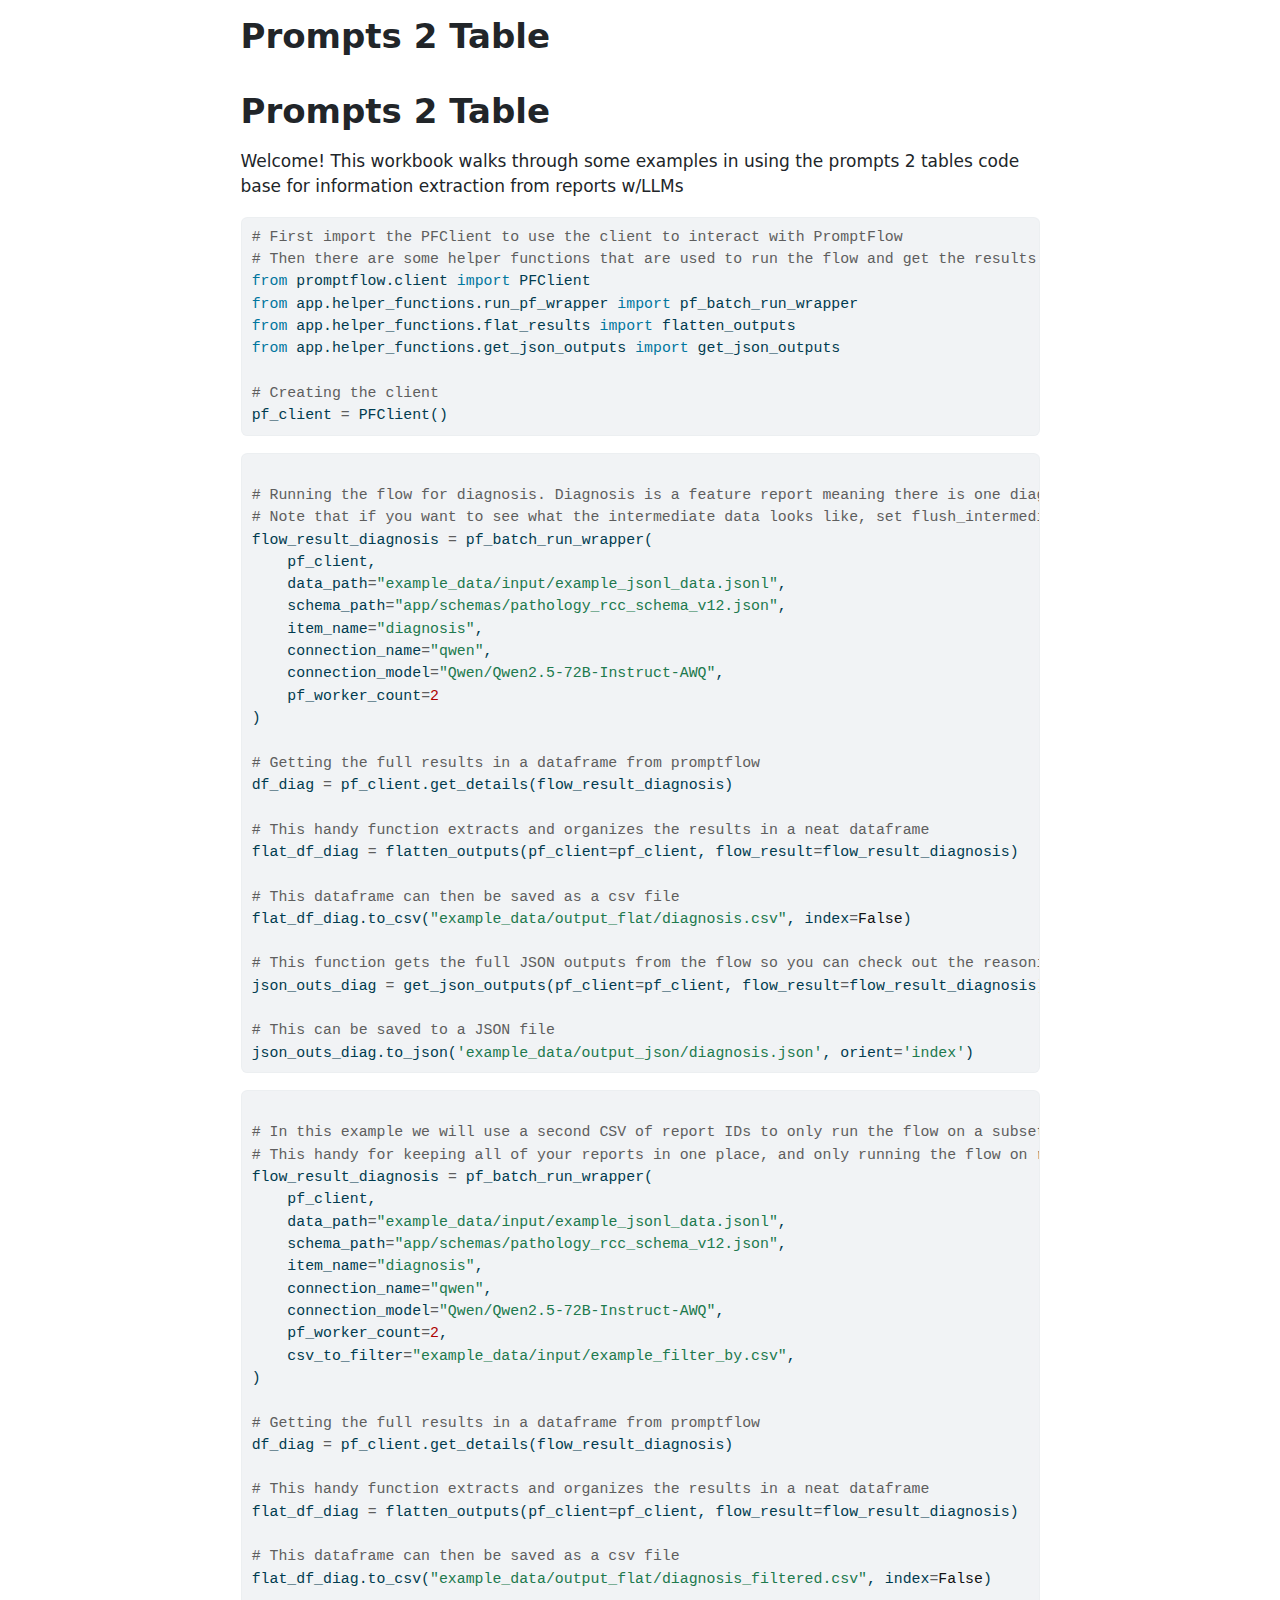
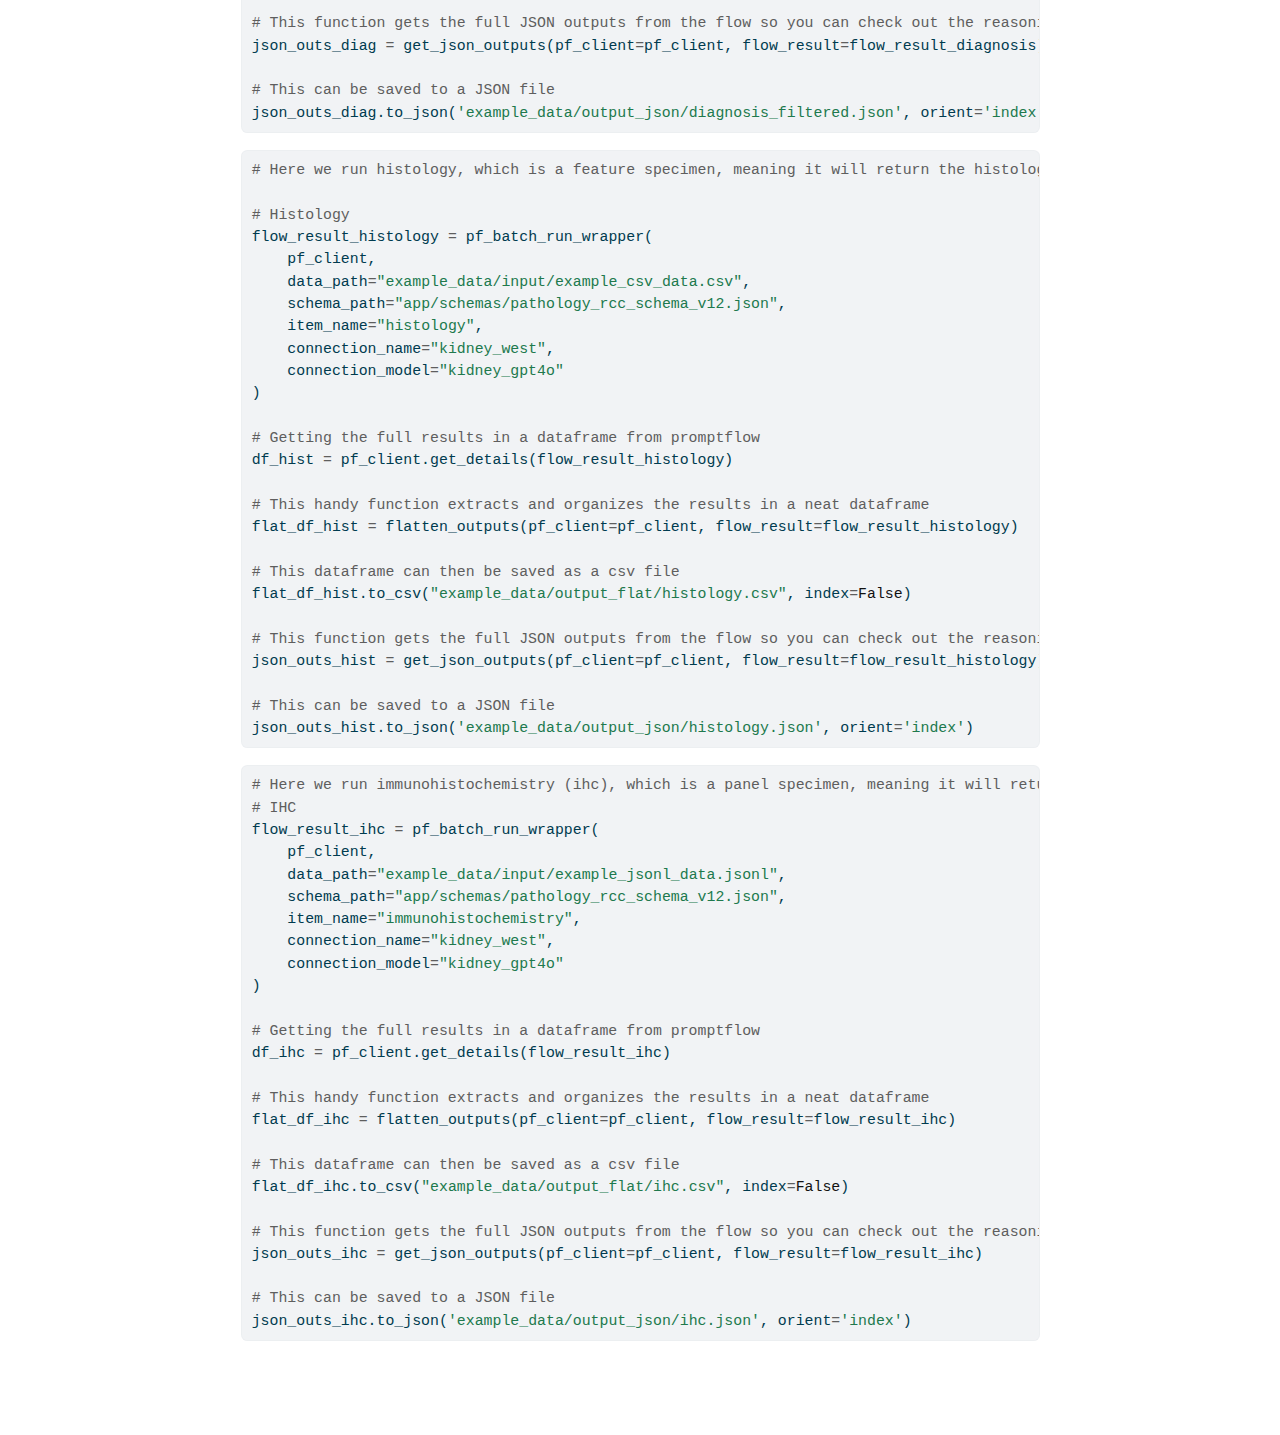
<file: index.html>
<!DOCTYPE html>
<html xmlns="http://www.w3.org/1999/xhtml" lang="en" xml:lang="en"><head>

<meta charset="utf-8">
<meta name="generator" content="quarto-1.4.550">

<meta name="viewport" content="width=device-width, initial-scale=1.0, user-scalable=yes">


<title>Prompts 2 Table</title>
<style>
code{white-space: pre-wrap;}
span.smallcaps{font-variant: small-caps;}
div.columns{display: flex; gap: min(4vw, 1.5em);}
div.column{flex: auto; overflow-x: auto;}
div.hanging-indent{margin-left: 1.5em; text-indent: -1.5em;}
ul.task-list{list-style: none;}
ul.task-list li input[type="checkbox"] {
  width: 0.8em;
  margin: 0 0.8em 0.2em -1em; /* quarto-specific, see https://github.com/quarto-dev/quarto-cli/issues/4556 */ 
  vertical-align: middle;
}
/* CSS for syntax highlighting */
pre > code.sourceCode { white-space: pre; position: relative; }
pre > code.sourceCode > span { line-height: 1.25; }
pre > code.sourceCode > span:empty { height: 1.2em; }
.sourceCode { overflow: visible; }
code.sourceCode > span { color: inherit; text-decoration: inherit; }
div.sourceCode { margin: 1em 0; }
pre.sourceCode { margin: 0; }
@media screen {
div.sourceCode { overflow: auto; }
}
@media print {
pre > code.sourceCode { white-space: pre-wrap; }
pre > code.sourceCode > span { text-indent: -5em; padding-left: 5em; }
}
pre.numberSource code
  { counter-reset: source-line 0; }
pre.numberSource code > span
  { position: relative; left: -4em; counter-increment: source-line; }
pre.numberSource code > span > a:first-child::before
  { content: counter(source-line);
    position: relative; left: -1em; text-align: right; vertical-align: baseline;
    border: none; display: inline-block;
    -webkit-touch-callout: none; -webkit-user-select: none;
    -khtml-user-select: none; -moz-user-select: none;
    -ms-user-select: none; user-select: none;
    padding: 0 4px; width: 4em;
  }
pre.numberSource { margin-left: 3em;  padding-left: 4px; }
div.sourceCode
  {   }
@media screen {
pre > code.sourceCode > span > a:first-child::before { text-decoration: underline; }
}
</style>


<script src="example_workflow_notebook_files/libs/clipboard/clipboard.min.js"></script>
<script src="example_workflow_notebook_files/libs/quarto-html/quarto.js"></script>
<script src="example_workflow_notebook_files/libs/quarto-html/popper.min.js"></script>
<script src="example_workflow_notebook_files/libs/quarto-html/tippy.umd.min.js"></script>
<script src="example_workflow_notebook_files/libs/quarto-html/anchor.min.js"></script>
<link href="example_workflow_notebook_files/libs/quarto-html/tippy.css" rel="stylesheet">
<link href="example_workflow_notebook_files/libs/quarto-html/quarto-syntax-highlighting.css" rel="stylesheet" id="quarto-text-highlighting-styles">
<script src="example_workflow_notebook_files/libs/bootstrap/bootstrap.min.js"></script>
<link href="example_workflow_notebook_files/libs/bootstrap/bootstrap-icons.css" rel="stylesheet">
<link href="example_workflow_notebook_files/libs/bootstrap/bootstrap.min.css" rel="stylesheet" id="quarto-bootstrap" data-mode="light">


</head>

<body class="fullcontent">

<div id="quarto-content" class="page-columns page-rows-contents page-layout-article">

<main class="content" id="quarto-document-content">

<header id="title-block-header" class="quarto-title-block default">
<div class="quarto-title">
<h1 class="title">Prompts 2 Table</h1>
</div>



<div class="quarto-title-meta">

    
  
    
  </div>
  


</header>


<section id="prompts-2-table" class="level1">
<h1>Prompts 2 Table</h1>
<p>Welcome! This workbook walks through some examples in using the prompts 2 tables code base for information extraction from reports w/LLMs</p>
<div id="cell-2" class="cell">
<div class="sourceCode cell-code" id="cb1"><pre class="sourceCode python code-with-copy"><code class="sourceCode python"><span id="cb1-1"><a href="#cb1-1" aria-hidden="true" tabindex="-1"></a><span class="co"># First import the PFClient to use the client to interact with PromptFlow</span></span>
<span id="cb1-2"><a href="#cb1-2" aria-hidden="true" tabindex="-1"></a><span class="co"># Then there are some helper functions that are used to run the flow and get the results</span></span>
<span id="cb1-3"><a href="#cb1-3" aria-hidden="true" tabindex="-1"></a><span class="im">from</span> promptflow.client <span class="im">import</span> PFClient</span>
<span id="cb1-4"><a href="#cb1-4" aria-hidden="true" tabindex="-1"></a><span class="im">from</span> app.helper_functions.run_pf_wrapper <span class="im">import</span> pf_batch_run_wrapper</span>
<span id="cb1-5"><a href="#cb1-5" aria-hidden="true" tabindex="-1"></a><span class="im">from</span> app.helper_functions.flat_results <span class="im">import</span> flatten_outputs</span>
<span id="cb1-6"><a href="#cb1-6" aria-hidden="true" tabindex="-1"></a><span class="im">from</span> app.helper_functions.get_json_outputs <span class="im">import</span> get_json_outputs</span>
<span id="cb1-7"><a href="#cb1-7" aria-hidden="true" tabindex="-1"></a></span>
<span id="cb1-8"><a href="#cb1-8" aria-hidden="true" tabindex="-1"></a><span class="co"># Creating the client</span></span>
<span id="cb1-9"><a href="#cb1-9" aria-hidden="true" tabindex="-1"></a>pf_client <span class="op">=</span> PFClient()</span></code><button title="Copy to Clipboard" class="code-copy-button"><i class="bi"></i></button></pre></div>
</div>
<div id="cell-3" class="cell">
<div class="sourceCode cell-code" id="cb2"><pre class="sourceCode python code-with-copy"><code class="sourceCode python"><span id="cb2-1"><a href="#cb2-1" aria-hidden="true" tabindex="-1"></a></span>
<span id="cb2-2"><a href="#cb2-2" aria-hidden="true" tabindex="-1"></a><span class="co"># Running the flow for diagnosis. Diagnosis is a feature report meaning there is one diagnosis per report</span></span>
<span id="cb2-3"><a href="#cb2-3" aria-hidden="true" tabindex="-1"></a><span class="co"># Note that if you want to see what the intermediate data looks like, set flush_intermediate_data to False</span></span>
<span id="cb2-4"><a href="#cb2-4" aria-hidden="true" tabindex="-1"></a>flow_result_diagnosis <span class="op">=</span> pf_batch_run_wrapper(</span>
<span id="cb2-5"><a href="#cb2-5" aria-hidden="true" tabindex="-1"></a>    pf_client, </span>
<span id="cb2-6"><a href="#cb2-6" aria-hidden="true" tabindex="-1"></a>    data_path<span class="op">=</span><span class="st">"example_data/input/example_jsonl_data.jsonl"</span>,</span>
<span id="cb2-7"><a href="#cb2-7" aria-hidden="true" tabindex="-1"></a>    schema_path<span class="op">=</span><span class="st">"app/schemas/pathology_rcc_schema_v12.json"</span>,</span>
<span id="cb2-8"><a href="#cb2-8" aria-hidden="true" tabindex="-1"></a>    item_name<span class="op">=</span><span class="st">"diagnosis"</span>, </span>
<span id="cb2-9"><a href="#cb2-9" aria-hidden="true" tabindex="-1"></a>    connection_name<span class="op">=</span><span class="st">"qwen"</span>, </span>
<span id="cb2-10"><a href="#cb2-10" aria-hidden="true" tabindex="-1"></a>    connection_model<span class="op">=</span><span class="st">"Qwen/Qwen2.5-72B-Instruct-AWQ"</span>,</span>
<span id="cb2-11"><a href="#cb2-11" aria-hidden="true" tabindex="-1"></a>    pf_worker_count<span class="op">=</span><span class="dv">2</span></span>
<span id="cb2-12"><a href="#cb2-12" aria-hidden="true" tabindex="-1"></a>)</span>
<span id="cb2-13"><a href="#cb2-13" aria-hidden="true" tabindex="-1"></a></span>
<span id="cb2-14"><a href="#cb2-14" aria-hidden="true" tabindex="-1"></a><span class="co"># Getting the full results in a dataframe from promptflow</span></span>
<span id="cb2-15"><a href="#cb2-15" aria-hidden="true" tabindex="-1"></a>df_diag <span class="op">=</span> pf_client.get_details(flow_result_diagnosis)</span>
<span id="cb2-16"><a href="#cb2-16" aria-hidden="true" tabindex="-1"></a></span>
<span id="cb2-17"><a href="#cb2-17" aria-hidden="true" tabindex="-1"></a><span class="co"># This handy function extracts and organizes the results in a neat dataframe </span></span>
<span id="cb2-18"><a href="#cb2-18" aria-hidden="true" tabindex="-1"></a>flat_df_diag <span class="op">=</span> flatten_outputs(pf_client<span class="op">=</span>pf_client, flow_result<span class="op">=</span>flow_result_diagnosis)</span>
<span id="cb2-19"><a href="#cb2-19" aria-hidden="true" tabindex="-1"></a></span>
<span id="cb2-20"><a href="#cb2-20" aria-hidden="true" tabindex="-1"></a><span class="co"># This dataframe can then be saved as a csv file</span></span>
<span id="cb2-21"><a href="#cb2-21" aria-hidden="true" tabindex="-1"></a>flat_df_diag.to_csv(<span class="st">"example_data/output_flat/diagnosis.csv"</span>, index<span class="op">=</span><span class="va">False</span>)</span>
<span id="cb2-22"><a href="#cb2-22" aria-hidden="true" tabindex="-1"></a></span>
<span id="cb2-23"><a href="#cb2-23" aria-hidden="true" tabindex="-1"></a><span class="co"># This function gets the full JSON outputs from the flow so you can check out the reasoning sections</span></span>
<span id="cb2-24"><a href="#cb2-24" aria-hidden="true" tabindex="-1"></a>json_outs_diag <span class="op">=</span> get_json_outputs(pf_client<span class="op">=</span>pf_client, flow_result<span class="op">=</span>flow_result_diagnosis)</span>
<span id="cb2-25"><a href="#cb2-25" aria-hidden="true" tabindex="-1"></a></span>
<span id="cb2-26"><a href="#cb2-26" aria-hidden="true" tabindex="-1"></a><span class="co"># This can be saved to a JSON file</span></span>
<span id="cb2-27"><a href="#cb2-27" aria-hidden="true" tabindex="-1"></a>json_outs_diag.to_json(<span class="st">'example_data/output_json/diagnosis.json'</span>, orient<span class="op">=</span><span class="st">'index'</span>)</span></code><button title="Copy to Clipboard" class="code-copy-button"><i class="bi"></i></button></pre></div>
</div>
<div id="cell-4" class="cell">
<div class="sourceCode cell-code" id="cb3"><pre class="sourceCode python code-with-copy"><code class="sourceCode python"><span id="cb3-1"><a href="#cb3-1" aria-hidden="true" tabindex="-1"></a></span>
<span id="cb3-2"><a href="#cb3-2" aria-hidden="true" tabindex="-1"></a><span class="co"># In this example we will use a second CSV of report IDs to only run the flow on a subset of the data</span></span>
<span id="cb3-3"><a href="#cb3-3" aria-hidden="true" tabindex="-1"></a><span class="co"># This handy for keeping all of your reports in one place, and only running the flow on reports that you want to</span></span>
<span id="cb3-4"><a href="#cb3-4" aria-hidden="true" tabindex="-1"></a>flow_result_diagnosis <span class="op">=</span> pf_batch_run_wrapper(</span>
<span id="cb3-5"><a href="#cb3-5" aria-hidden="true" tabindex="-1"></a>    pf_client, </span>
<span id="cb3-6"><a href="#cb3-6" aria-hidden="true" tabindex="-1"></a>    data_path<span class="op">=</span><span class="st">"example_data/input/example_jsonl_data.jsonl"</span>,</span>
<span id="cb3-7"><a href="#cb3-7" aria-hidden="true" tabindex="-1"></a>    schema_path<span class="op">=</span><span class="st">"app/schemas/pathology_rcc_schema_v12.json"</span>,</span>
<span id="cb3-8"><a href="#cb3-8" aria-hidden="true" tabindex="-1"></a>    item_name<span class="op">=</span><span class="st">"diagnosis"</span>, </span>
<span id="cb3-9"><a href="#cb3-9" aria-hidden="true" tabindex="-1"></a>    connection_name<span class="op">=</span><span class="st">"qwen"</span>, </span>
<span id="cb3-10"><a href="#cb3-10" aria-hidden="true" tabindex="-1"></a>    connection_model<span class="op">=</span><span class="st">"Qwen/Qwen2.5-72B-Instruct-AWQ"</span>,</span>
<span id="cb3-11"><a href="#cb3-11" aria-hidden="true" tabindex="-1"></a>    pf_worker_count<span class="op">=</span><span class="dv">2</span>,</span>
<span id="cb3-12"><a href="#cb3-12" aria-hidden="true" tabindex="-1"></a>    csv_to_filter<span class="op">=</span><span class="st">"example_data/input/example_filter_by.csv"</span>,</span>
<span id="cb3-13"><a href="#cb3-13" aria-hidden="true" tabindex="-1"></a>)</span>
<span id="cb3-14"><a href="#cb3-14" aria-hidden="true" tabindex="-1"></a></span>
<span id="cb3-15"><a href="#cb3-15" aria-hidden="true" tabindex="-1"></a><span class="co"># Getting the full results in a dataframe from promptflow</span></span>
<span id="cb3-16"><a href="#cb3-16" aria-hidden="true" tabindex="-1"></a>df_diag <span class="op">=</span> pf_client.get_details(flow_result_diagnosis)</span>
<span id="cb3-17"><a href="#cb3-17" aria-hidden="true" tabindex="-1"></a></span>
<span id="cb3-18"><a href="#cb3-18" aria-hidden="true" tabindex="-1"></a><span class="co"># This handy function extracts and organizes the results in a neat dataframe </span></span>
<span id="cb3-19"><a href="#cb3-19" aria-hidden="true" tabindex="-1"></a>flat_df_diag <span class="op">=</span> flatten_outputs(pf_client<span class="op">=</span>pf_client, flow_result<span class="op">=</span>flow_result_diagnosis)</span>
<span id="cb3-20"><a href="#cb3-20" aria-hidden="true" tabindex="-1"></a></span>
<span id="cb3-21"><a href="#cb3-21" aria-hidden="true" tabindex="-1"></a><span class="co"># This dataframe can then be saved as a csv file</span></span>
<span id="cb3-22"><a href="#cb3-22" aria-hidden="true" tabindex="-1"></a>flat_df_diag.to_csv(<span class="st">"example_data/output_flat/diagnosis_filtered.csv"</span>, index<span class="op">=</span><span class="va">False</span>)</span>
<span id="cb3-23"><a href="#cb3-23" aria-hidden="true" tabindex="-1"></a></span>
<span id="cb3-24"><a href="#cb3-24" aria-hidden="true" tabindex="-1"></a><span class="co"># This function gets the full JSON outputs from the flow so you can check out the reasoning sections</span></span>
<span id="cb3-25"><a href="#cb3-25" aria-hidden="true" tabindex="-1"></a>json_outs_diag <span class="op">=</span> get_json_outputs(pf_client<span class="op">=</span>pf_client, flow_result<span class="op">=</span>flow_result_diagnosis)</span>
<span id="cb3-26"><a href="#cb3-26" aria-hidden="true" tabindex="-1"></a></span>
<span id="cb3-27"><a href="#cb3-27" aria-hidden="true" tabindex="-1"></a><span class="co"># This can be saved to a JSON file</span></span>
<span id="cb3-28"><a href="#cb3-28" aria-hidden="true" tabindex="-1"></a>json_outs_diag.to_json(<span class="st">'example_data/output_json/diagnosis_filtered.json'</span>, orient<span class="op">=</span><span class="st">'index'</span>)</span></code><button title="Copy to Clipboard" class="code-copy-button"><i class="bi"></i></button></pre></div>
</div>
<div id="cell-5" class="cell">
<div class="sourceCode cell-code" id="cb4"><pre class="sourceCode python code-with-copy"><code class="sourceCode python"><span id="cb4-1"><a href="#cb4-1" aria-hidden="true" tabindex="-1"></a><span class="co"># Here we run histology, which is a feature specimen, meaning it will return the histology for each specimen in the report</span></span>
<span id="cb4-2"><a href="#cb4-2" aria-hidden="true" tabindex="-1"></a></span>
<span id="cb4-3"><a href="#cb4-3" aria-hidden="true" tabindex="-1"></a><span class="co"># Histology</span></span>
<span id="cb4-4"><a href="#cb4-4" aria-hidden="true" tabindex="-1"></a>flow_result_histology <span class="op">=</span> pf_batch_run_wrapper(</span>
<span id="cb4-5"><a href="#cb4-5" aria-hidden="true" tabindex="-1"></a>    pf_client, </span>
<span id="cb4-6"><a href="#cb4-6" aria-hidden="true" tabindex="-1"></a>    data_path<span class="op">=</span><span class="st">"example_data/input/example_csv_data.csv"</span>,</span>
<span id="cb4-7"><a href="#cb4-7" aria-hidden="true" tabindex="-1"></a>    schema_path<span class="op">=</span><span class="st">"app/schemas/pathology_rcc_schema_v12.json"</span>,</span>
<span id="cb4-8"><a href="#cb4-8" aria-hidden="true" tabindex="-1"></a>    item_name<span class="op">=</span><span class="st">"histology"</span>, </span>
<span id="cb4-9"><a href="#cb4-9" aria-hidden="true" tabindex="-1"></a>    connection_name<span class="op">=</span><span class="st">"kidney_west"</span>, </span>
<span id="cb4-10"><a href="#cb4-10" aria-hidden="true" tabindex="-1"></a>    connection_model<span class="op">=</span><span class="st">"kidney_gpt4o"</span></span>
<span id="cb4-11"><a href="#cb4-11" aria-hidden="true" tabindex="-1"></a>)</span>
<span id="cb4-12"><a href="#cb4-12" aria-hidden="true" tabindex="-1"></a></span>
<span id="cb4-13"><a href="#cb4-13" aria-hidden="true" tabindex="-1"></a><span class="co"># Getting the full results in a dataframe from promptflow</span></span>
<span id="cb4-14"><a href="#cb4-14" aria-hidden="true" tabindex="-1"></a>df_hist <span class="op">=</span> pf_client.get_details(flow_result_histology)</span>
<span id="cb4-15"><a href="#cb4-15" aria-hidden="true" tabindex="-1"></a></span>
<span id="cb4-16"><a href="#cb4-16" aria-hidden="true" tabindex="-1"></a><span class="co"># This handy function extracts and organizes the results in a neat dataframe </span></span>
<span id="cb4-17"><a href="#cb4-17" aria-hidden="true" tabindex="-1"></a>flat_df_hist <span class="op">=</span> flatten_outputs(pf_client<span class="op">=</span>pf_client, flow_result<span class="op">=</span>flow_result_histology)</span>
<span id="cb4-18"><a href="#cb4-18" aria-hidden="true" tabindex="-1"></a></span>
<span id="cb4-19"><a href="#cb4-19" aria-hidden="true" tabindex="-1"></a><span class="co"># This dataframe can then be saved as a csv file</span></span>
<span id="cb4-20"><a href="#cb4-20" aria-hidden="true" tabindex="-1"></a>flat_df_hist.to_csv(<span class="st">"example_data/output_flat/histology.csv"</span>, index<span class="op">=</span><span class="va">False</span>)</span>
<span id="cb4-21"><a href="#cb4-21" aria-hidden="true" tabindex="-1"></a></span>
<span id="cb4-22"><a href="#cb4-22" aria-hidden="true" tabindex="-1"></a><span class="co"># This function gets the full JSON outputs from the flow so you can check out the reasoning sections</span></span>
<span id="cb4-23"><a href="#cb4-23" aria-hidden="true" tabindex="-1"></a>json_outs_hist <span class="op">=</span> get_json_outputs(pf_client<span class="op">=</span>pf_client, flow_result<span class="op">=</span>flow_result_histology)</span>
<span id="cb4-24"><a href="#cb4-24" aria-hidden="true" tabindex="-1"></a></span>
<span id="cb4-25"><a href="#cb4-25" aria-hidden="true" tabindex="-1"></a><span class="co"># This can be saved to a JSON file</span></span>
<span id="cb4-26"><a href="#cb4-26" aria-hidden="true" tabindex="-1"></a>json_outs_hist.to_json(<span class="st">'example_data/output_json/histology.json'</span>, orient<span class="op">=</span><span class="st">'index'</span>)</span>
<span id="cb4-27"><a href="#cb4-27" aria-hidden="true" tabindex="-1"></a></span></code><button title="Copy to Clipboard" class="code-copy-button"><i class="bi"></i></button></pre></div>
</div>
<div id="cell-6" class="cell">
<div class="sourceCode cell-code" id="cb5"><pre class="sourceCode python code-with-copy"><code class="sourceCode python"><span id="cb5-1"><a href="#cb5-1" aria-hidden="true" tabindex="-1"></a><span class="co"># Here we run immunohistochemistry (ihc), which is a panel specimen, meaning it will return all assays by specimen and block</span></span>
<span id="cb5-2"><a href="#cb5-2" aria-hidden="true" tabindex="-1"></a><span class="co"># IHC</span></span>
<span id="cb5-3"><a href="#cb5-3" aria-hidden="true" tabindex="-1"></a>flow_result_ihc <span class="op">=</span> pf_batch_run_wrapper(</span>
<span id="cb5-4"><a href="#cb5-4" aria-hidden="true" tabindex="-1"></a>    pf_client, </span>
<span id="cb5-5"><a href="#cb5-5" aria-hidden="true" tabindex="-1"></a>    data_path<span class="op">=</span><span class="st">"example_data/input/example_jsonl_data.jsonl"</span>,</span>
<span id="cb5-6"><a href="#cb5-6" aria-hidden="true" tabindex="-1"></a>    schema_path<span class="op">=</span><span class="st">"app/schemas/pathology_rcc_schema_v12.json"</span>,</span>
<span id="cb5-7"><a href="#cb5-7" aria-hidden="true" tabindex="-1"></a>    item_name<span class="op">=</span><span class="st">"immunohistochemistry"</span>, </span>
<span id="cb5-8"><a href="#cb5-8" aria-hidden="true" tabindex="-1"></a>    connection_name<span class="op">=</span><span class="st">"kidney_west"</span>, </span>
<span id="cb5-9"><a href="#cb5-9" aria-hidden="true" tabindex="-1"></a>    connection_model<span class="op">=</span><span class="st">"kidney_gpt4o"</span></span>
<span id="cb5-10"><a href="#cb5-10" aria-hidden="true" tabindex="-1"></a>)</span>
<span id="cb5-11"><a href="#cb5-11" aria-hidden="true" tabindex="-1"></a></span>
<span id="cb5-12"><a href="#cb5-12" aria-hidden="true" tabindex="-1"></a><span class="co"># Getting the full results in a dataframe from promptflow</span></span>
<span id="cb5-13"><a href="#cb5-13" aria-hidden="true" tabindex="-1"></a>df_ihc <span class="op">=</span> pf_client.get_details(flow_result_ihc)</span>
<span id="cb5-14"><a href="#cb5-14" aria-hidden="true" tabindex="-1"></a></span>
<span id="cb5-15"><a href="#cb5-15" aria-hidden="true" tabindex="-1"></a><span class="co"># This handy function extracts and organizes the results in a neat dataframe </span></span>
<span id="cb5-16"><a href="#cb5-16" aria-hidden="true" tabindex="-1"></a>flat_df_ihc <span class="op">=</span> flatten_outputs(pf_client<span class="op">=</span>pf_client, flow_result<span class="op">=</span>flow_result_ihc)</span>
<span id="cb5-17"><a href="#cb5-17" aria-hidden="true" tabindex="-1"></a></span>
<span id="cb5-18"><a href="#cb5-18" aria-hidden="true" tabindex="-1"></a><span class="co"># This dataframe can then be saved as a csv file</span></span>
<span id="cb5-19"><a href="#cb5-19" aria-hidden="true" tabindex="-1"></a>flat_df_ihc.to_csv(<span class="st">"example_data/output_flat/ihc.csv"</span>, index<span class="op">=</span><span class="va">False</span>)</span>
<span id="cb5-20"><a href="#cb5-20" aria-hidden="true" tabindex="-1"></a></span>
<span id="cb5-21"><a href="#cb5-21" aria-hidden="true" tabindex="-1"></a><span class="co"># This function gets the full JSON outputs from the flow so you can check out the reasoning sections</span></span>
<span id="cb5-22"><a href="#cb5-22" aria-hidden="true" tabindex="-1"></a>json_outs_ihc <span class="op">=</span> get_json_outputs(pf_client<span class="op">=</span>pf_client, flow_result<span class="op">=</span>flow_result_ihc)</span>
<span id="cb5-23"><a href="#cb5-23" aria-hidden="true" tabindex="-1"></a></span>
<span id="cb5-24"><a href="#cb5-24" aria-hidden="true" tabindex="-1"></a><span class="co"># This can be saved to a JSON file</span></span>
<span id="cb5-25"><a href="#cb5-25" aria-hidden="true" tabindex="-1"></a>json_outs_ihc.to_json(<span class="st">'example_data/output_json/ihc.json'</span>, orient<span class="op">=</span><span class="st">'index'</span>)</span></code><button title="Copy to Clipboard" class="code-copy-button"><i class="bi"></i></button></pre></div>
</div>
</section>

</main>
<!-- /main column -->
<script id="quarto-html-after-body" type="application/javascript">
window.document.addEventListener("DOMContentLoaded", function (event) {
  const toggleBodyColorMode = (bsSheetEl) => {
    const mode = bsSheetEl.getAttribute("data-mode");
    const bodyEl = window.document.querySelector("body");
    if (mode === "dark") {
      bodyEl.classList.add("quarto-dark");
      bodyEl.classList.remove("quarto-light");
    } else {
      bodyEl.classList.add("quarto-light");
      bodyEl.classList.remove("quarto-dark");
    }
  }
  const toggleBodyColorPrimary = () => {
    const bsSheetEl = window.document.querySelector("link#quarto-bootstrap");
    if (bsSheetEl) {
      toggleBodyColorMode(bsSheetEl);
    }
  }
  toggleBodyColorPrimary();  
  const icon = "";
  const anchorJS = new window.AnchorJS();
  anchorJS.options = {
    placement: 'right',
    icon: icon
  };
  anchorJS.add('.anchored');
  const isCodeAnnotation = (el) => {
    for (const clz of el.classList) {
      if (clz.startsWith('code-annotation-')) {                     
        return true;
      }
    }
    return false;
  }
  const clipboard = new window.ClipboardJS('.code-copy-button', {
    text: function(trigger) {
      const codeEl = trigger.previousElementSibling.cloneNode(true);
      for (const childEl of codeEl.children) {
        if (isCodeAnnotation(childEl)) {
          childEl.remove();
        }
      }
      return codeEl.innerText;
    }
  });
  clipboard.on('success', function(e) {
    // button target
    const button = e.trigger;
    // don't keep focus
    button.blur();
    // flash "checked"
    button.classList.add('code-copy-button-checked');
    var currentTitle = button.getAttribute("title");
    button.setAttribute("title", "Copied!");
    let tooltip;
    if (window.bootstrap) {
      button.setAttribute("data-bs-toggle", "tooltip");
      button.setAttribute("data-bs-placement", "left");
      button.setAttribute("data-bs-title", "Copied!");
      tooltip = new bootstrap.Tooltip(button, 
        { trigger: "manual", 
          customClass: "code-copy-button-tooltip",
          offset: [0, -8]});
      tooltip.show();    
    }
    setTimeout(function() {
      if (tooltip) {
        tooltip.hide();
        button.removeAttribute("data-bs-title");
        button.removeAttribute("data-bs-toggle");
        button.removeAttribute("data-bs-placement");
      }
      button.setAttribute("title", currentTitle);
      button.classList.remove('code-copy-button-checked');
    }, 1000);
    // clear code selection
    e.clearSelection();
  });
  function tippyHover(el, contentFn, onTriggerFn, onUntriggerFn) {
    const config = {
      allowHTML: true,
      maxWidth: 500,
      delay: 100,
      arrow: false,
      appendTo: function(el) {
          return el.parentElement;
      },
      interactive: true,
      interactiveBorder: 10,
      theme: 'quarto',
      placement: 'bottom-start',
    };
    if (contentFn) {
      config.content = contentFn;
    }
    if (onTriggerFn) {
      config.onTrigger = onTriggerFn;
    }
    if (onUntriggerFn) {
      config.onUntrigger = onUntriggerFn;
    }
    window.tippy(el, config); 
  }
  const noterefs = window.document.querySelectorAll('a[role="doc-noteref"]');
  for (var i=0; i<noterefs.length; i++) {
    const ref = noterefs[i];
    tippyHover(ref, function() {
      // use id or data attribute instead here
      let href = ref.getAttribute('data-footnote-href') || ref.getAttribute('href');
      try { href = new URL(href).hash; } catch {}
      const id = href.replace(/^#\/?/, "");
      const note = window.document.getElementById(id);
      return note.innerHTML;
    });
  }
  const xrefs = window.document.querySelectorAll('a.quarto-xref');
  const processXRef = (id, note) => {
    // Strip column container classes
    const stripColumnClz = (el) => {
      el.classList.remove("page-full", "page-columns");
      if (el.children) {
        for (const child of el.children) {
          stripColumnClz(child);
        }
      }
    }
    stripColumnClz(note)
    if (id === null || id.startsWith('sec-')) {
      // Special case sections, only their first couple elements
      const container = document.createElement("div");
      if (note.children && note.children.length > 2) {
        container.appendChild(note.children[0].cloneNode(true));
        for (let i = 1; i < note.children.length; i++) {
          const child = note.children[i];
          if (child.tagName === "P" && child.innerText === "") {
            continue;
          } else {
            container.appendChild(child.cloneNode(true));
            break;
          }
        }
        if (window.Quarto?.typesetMath) {
          window.Quarto.typesetMath(container);
        }
        return container.innerHTML
      } else {
        if (window.Quarto?.typesetMath) {
          window.Quarto.typesetMath(note);
        }
        return note.innerHTML;
      }
    } else {
      // Remove any anchor links if they are present
      const anchorLink = note.querySelector('a.anchorjs-link');
      if (anchorLink) {
        anchorLink.remove();
      }
      if (window.Quarto?.typesetMath) {
        window.Quarto.typesetMath(note);
      }
      // TODO in 1.5, we should make sure this works without a callout special case
      if (note.classList.contains("callout")) {
        return note.outerHTML;
      } else {
        return note.innerHTML;
      }
    }
  }
  for (var i=0; i<xrefs.length; i++) {
    const xref = xrefs[i];
    tippyHover(xref, undefined, function(instance) {
      instance.disable();
      let url = xref.getAttribute('href');
      let hash = undefined; 
      if (url.startsWith('#')) {
        hash = url;
      } else {
        try { hash = new URL(url).hash; } catch {}
      }
      if (hash) {
        const id = hash.replace(/^#\/?/, "");
        const note = window.document.getElementById(id);
        if (note !== null) {
          try {
            const html = processXRef(id, note.cloneNode(true));
            instance.setContent(html);
          } finally {
            instance.enable();
            instance.show();
          }
        } else {
          // See if we can fetch this
          fetch(url.split('#')[0])
          .then(res => res.text())
          .then(html => {
            const parser = new DOMParser();
            const htmlDoc = parser.parseFromString(html, "text/html");
            const note = htmlDoc.getElementById(id);
            if (note !== null) {
              const html = processXRef(id, note);
              instance.setContent(html);
            } 
          }).finally(() => {
            instance.enable();
            instance.show();
          });
        }
      } else {
        // See if we can fetch a full url (with no hash to target)
        // This is a special case and we should probably do some content thinning / targeting
        fetch(url)
        .then(res => res.text())
        .then(html => {
          const parser = new DOMParser();
          const htmlDoc = parser.parseFromString(html, "text/html");
          const note = htmlDoc.querySelector('main.content');
          if (note !== null) {
            // This should only happen for chapter cross references
            // (since there is no id in the URL)
            // remove the first header
            if (note.children.length > 0 && note.children[0].tagName === "HEADER") {
              note.children[0].remove();
            }
            const html = processXRef(null, note);
            instance.setContent(html);
          } 
        }).finally(() => {
          instance.enable();
          instance.show();
        });
      }
    }, function(instance) {
    });
  }
      let selectedAnnoteEl;
      const selectorForAnnotation = ( cell, annotation) => {
        let cellAttr = 'data-code-cell="' + cell + '"';
        let lineAttr = 'data-code-annotation="' +  annotation + '"';
        const selector = 'span[' + cellAttr + '][' + lineAttr + ']';
        return selector;
      }
      const selectCodeLines = (annoteEl) => {
        const doc = window.document;
        const targetCell = annoteEl.getAttribute("data-target-cell");
        const targetAnnotation = annoteEl.getAttribute("data-target-annotation");
        const annoteSpan = window.document.querySelector(selectorForAnnotation(targetCell, targetAnnotation));
        const lines = annoteSpan.getAttribute("data-code-lines").split(",");
        const lineIds = lines.map((line) => {
          return targetCell + "-" + line;
        })
        let top = null;
        let height = null;
        let parent = null;
        if (lineIds.length > 0) {
            //compute the position of the single el (top and bottom and make a div)
            const el = window.document.getElementById(lineIds[0]);
            top = el.offsetTop;
            height = el.offsetHeight;
            parent = el.parentElement.parentElement;
          if (lineIds.length > 1) {
            const lastEl = window.document.getElementById(lineIds[lineIds.length - 1]);
            const bottom = lastEl.offsetTop + lastEl.offsetHeight;
            height = bottom - top;
          }
          if (top !== null && height !== null && parent !== null) {
            // cook up a div (if necessary) and position it 
            let div = window.document.getElementById("code-annotation-line-highlight");
            if (div === null) {
              div = window.document.createElement("div");
              div.setAttribute("id", "code-annotation-line-highlight");
              div.style.position = 'absolute';
              parent.appendChild(div);
            }
            div.style.top = top - 2 + "px";
            div.style.height = height + 4 + "px";
            div.style.left = 0;
            let gutterDiv = window.document.getElementById("code-annotation-line-highlight-gutter");
            if (gutterDiv === null) {
              gutterDiv = window.document.createElement("div");
              gutterDiv.setAttribute("id", "code-annotation-line-highlight-gutter");
              gutterDiv.style.position = 'absolute';
              const codeCell = window.document.getElementById(targetCell);
              const gutter = codeCell.querySelector('.code-annotation-gutter');
              gutter.appendChild(gutterDiv);
            }
            gutterDiv.style.top = top - 2 + "px";
            gutterDiv.style.height = height + 4 + "px";
          }
          selectedAnnoteEl = annoteEl;
        }
      };
      const unselectCodeLines = () => {
        const elementsIds = ["code-annotation-line-highlight", "code-annotation-line-highlight-gutter"];
        elementsIds.forEach((elId) => {
          const div = window.document.getElementById(elId);
          if (div) {
            div.remove();
          }
        });
        selectedAnnoteEl = undefined;
      };
        // Handle positioning of the toggle
    window.addEventListener(
      "resize",
      throttle(() => {
        elRect = undefined;
        if (selectedAnnoteEl) {
          selectCodeLines(selectedAnnoteEl);
        }
      }, 10)
    );
    function throttle(fn, ms) {
    let throttle = false;
    let timer;
      return (...args) => {
        if(!throttle) { // first call gets through
            fn.apply(this, args);
            throttle = true;
        } else { // all the others get throttled
            if(timer) clearTimeout(timer); // cancel #2
            timer = setTimeout(() => {
              fn.apply(this, args);
              timer = throttle = false;
            }, ms);
        }
      };
    }
      // Attach click handler to the DT
      const annoteDls = window.document.querySelectorAll('dt[data-target-cell]');
      for (const annoteDlNode of annoteDls) {
        annoteDlNode.addEventListener('click', (event) => {
          const clickedEl = event.target;
          if (clickedEl !== selectedAnnoteEl) {
            unselectCodeLines();
            const activeEl = window.document.querySelector('dt[data-target-cell].code-annotation-active');
            if (activeEl) {
              activeEl.classList.remove('code-annotation-active');
            }
            selectCodeLines(clickedEl);
            clickedEl.classList.add('code-annotation-active');
          } else {
            // Unselect the line
            unselectCodeLines();
            clickedEl.classList.remove('code-annotation-active');
          }
        });
      }
  const findCites = (el) => {
    const parentEl = el.parentElement;
    if (parentEl) {
      const cites = parentEl.dataset.cites;
      if (cites) {
        return {
          el,
          cites: cites.split(' ')
        };
      } else {
        return findCites(el.parentElement)
      }
    } else {
      return undefined;
    }
  };
  var bibliorefs = window.document.querySelectorAll('a[role="doc-biblioref"]');
  for (var i=0; i<bibliorefs.length; i++) {
    const ref = bibliorefs[i];
    const citeInfo = findCites(ref);
    if (citeInfo) {
      tippyHover(citeInfo.el, function() {
        var popup = window.document.createElement('div');
        citeInfo.cites.forEach(function(cite) {
          var citeDiv = window.document.createElement('div');
          citeDiv.classList.add('hanging-indent');
          citeDiv.classList.add('csl-entry');
          var biblioDiv = window.document.getElementById('ref-' + cite);
          if (biblioDiv) {
            citeDiv.innerHTML = biblioDiv.innerHTML;
          }
          popup.appendChild(citeDiv);
        });
        return popup.innerHTML;
      });
    }
  }
});
</script>
</div> <!-- /content -->




</body></html>
</file>
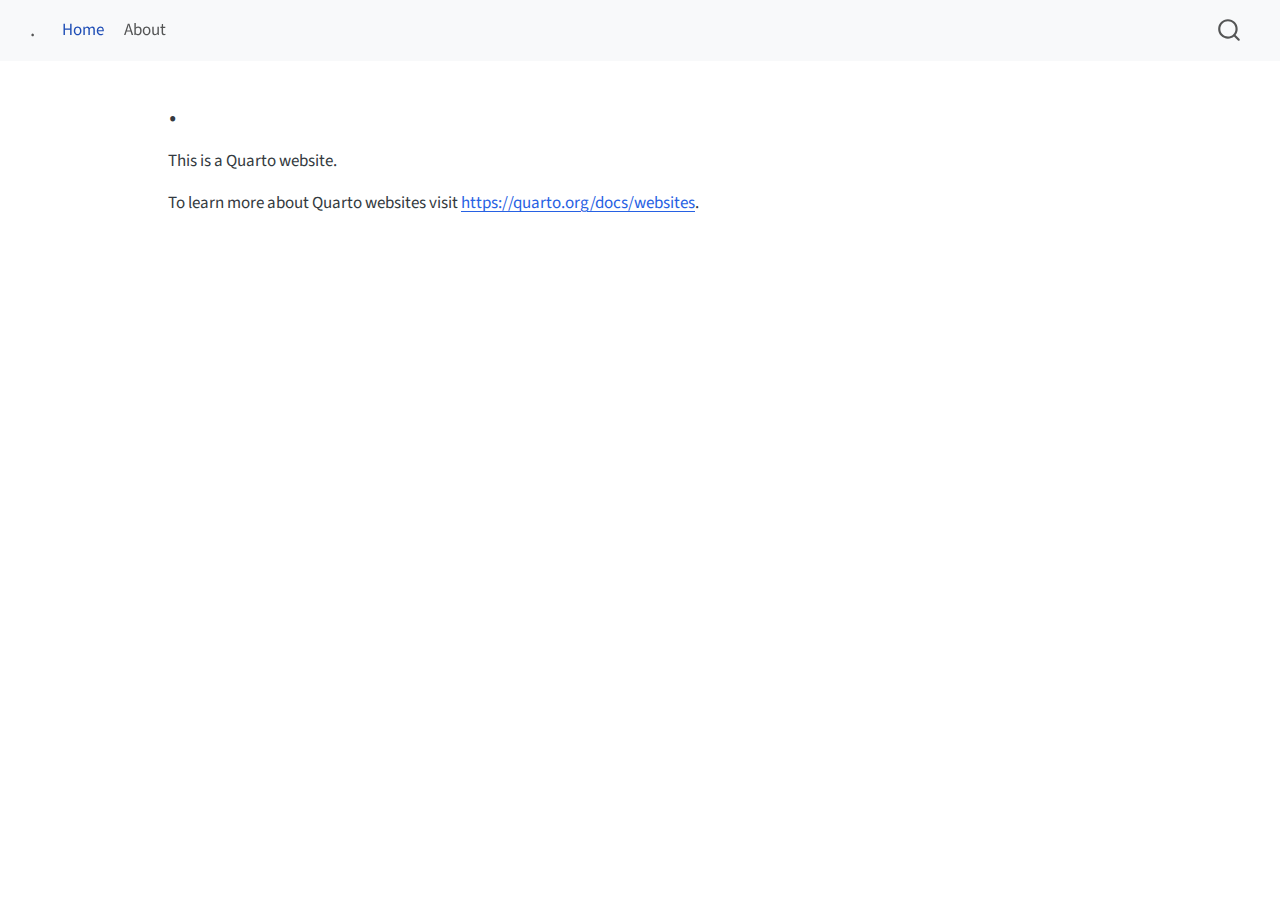
<file: _site/index.html>
<!DOCTYPE html>
<html xmlns="http://www.w3.org/1999/xhtml" lang="en" xml:lang="en"><head>

<meta charset="utf-8">
<meta name="generator" content="quarto-1.4.550">

<meta name="viewport" content="width=device-width, initial-scale=1.0, user-scalable=yes">


<title>.</title>
<style>
code{white-space: pre-wrap;}
span.smallcaps{font-variant: small-caps;}
div.columns{display: flex; gap: min(4vw, 1.5em);}
div.column{flex: auto; overflow-x: auto;}
div.hanging-indent{margin-left: 1.5em; text-indent: -1.5em;}
ul.task-list{list-style: none;}
ul.task-list li input[type="checkbox"] {
  width: 0.8em;
  margin: 0 0.8em 0.2em -1em; /* quarto-specific, see https://github.com/quarto-dev/quarto-cli/issues/4556 */ 
  vertical-align: middle;
}
</style>


<script src="site_libs/quarto-nav/quarto-nav.js"></script>
<script src="site_libs/quarto-nav/headroom.min.js"></script>
<script src="site_libs/clipboard/clipboard.min.js"></script>
<script src="site_libs/quarto-search/autocomplete.umd.js"></script>
<script src="site_libs/quarto-search/fuse.min.js"></script>
<script src="site_libs/quarto-search/quarto-search.js"></script>
<meta name="quarto:offset" content="./">
<script src="site_libs/quarto-html/quarto.js"></script>
<script src="site_libs/quarto-html/popper.min.js"></script>
<script src="site_libs/quarto-html/tippy.umd.min.js"></script>
<script src="site_libs/quarto-html/anchor.min.js"></script>
<link href="site_libs/quarto-html/tippy.css" rel="stylesheet">
<link href="site_libs/quarto-html/quarto-syntax-highlighting.css" rel="stylesheet" id="quarto-text-highlighting-styles">
<script src="site_libs/bootstrap/bootstrap.min.js"></script>
<link href="site_libs/bootstrap/bootstrap-icons.css" rel="stylesheet">
<link href="site_libs/bootstrap/bootstrap.min.css" rel="stylesheet" id="quarto-bootstrap" data-mode="light">
<script id="quarto-search-options" type="application/json">{
  "location": "navbar",
  "copy-button": false,
  "collapse-after": 3,
  "panel-placement": "end",
  "type": "overlay",
  "limit": 50,
  "keyboard-shortcut": [
    "f",
    "/",
    "s"
  ],
  "show-item-context": false,
  "language": {
    "search-no-results-text": "No results",
    "search-matching-documents-text": "matching documents",
    "search-copy-link-title": "Copy link to search",
    "search-hide-matches-text": "Hide additional matches",
    "search-more-match-text": "more match in this document",
    "search-more-matches-text": "more matches in this document",
    "search-clear-button-title": "Clear",
    "search-text-placeholder": "",
    "search-detached-cancel-button-title": "Cancel",
    "search-submit-button-title": "Submit",
    "search-label": "Search"
  }
}</script>


<link rel="stylesheet" href="styles.css">
</head>

<body class="nav-fixed">

<div id="quarto-search-results"></div>
  <header id="quarto-header" class="headroom fixed-top">
    <nav class="navbar navbar-expand-lg " data-bs-theme="dark">
      <div class="navbar-container container-fluid">
      <div class="navbar-brand-container mx-auto">
    <a class="navbar-brand" href="./index.html">
    <span class="navbar-title">.</span>
    </a>
  </div>
            <div id="quarto-search" class="" title="Search"></div>
          <button class="navbar-toggler" type="button" data-bs-toggle="collapse" data-bs-target="#navbarCollapse" aria-controls="navbarCollapse" aria-expanded="false" aria-label="Toggle navigation" onclick="if (window.quartoToggleHeadroom) { window.quartoToggleHeadroom(); }">
  <span class="navbar-toggler-icon"></span>
</button>
          <div class="collapse navbar-collapse" id="navbarCollapse">
            <ul class="navbar-nav navbar-nav-scroll me-auto">
  <li class="nav-item">
    <a class="nav-link active" href="./index.html" aria-current="page"> 
<span class="menu-text">Home</span></a>
  </li>  
  <li class="nav-item">
    <a class="nav-link" href="./about.html"> 
<span class="menu-text">About</span></a>
  </li>  
</ul>
          </div> <!-- /navcollapse -->
          <div class="quarto-navbar-tools">
</div>
      </div> <!-- /container-fluid -->
    </nav>
</header>
<!-- content -->
<div id="quarto-content" class="quarto-container page-columns page-rows-contents page-layout-article page-navbar">
<!-- sidebar -->
<!-- margin-sidebar -->
    <div id="quarto-margin-sidebar" class="sidebar margin-sidebar">
        
    </div>
<!-- main -->
<main class="content" id="quarto-document-content">

<header id="title-block-header" class="quarto-title-block default">
<div class="quarto-title">
<h1 class="title">.</h1>
</div>



<div class="quarto-title-meta">

    
  
    
  </div>
  


</header>


<p>This is a Quarto website.</p>
<p>To learn more about Quarto websites visit <a href="https://quarto.org/docs/websites" class="uri">https://quarto.org/docs/websites</a>.</p>



</main> <!-- /main -->
<script id="quarto-html-after-body" type="application/javascript">
window.document.addEventListener("DOMContentLoaded", function (event) {
  const toggleBodyColorMode = (bsSheetEl) => {
    const mode = bsSheetEl.getAttribute("data-mode");
    const bodyEl = window.document.querySelector("body");
    if (mode === "dark") {
      bodyEl.classList.add("quarto-dark");
      bodyEl.classList.remove("quarto-light");
    } else {
      bodyEl.classList.add("quarto-light");
      bodyEl.classList.remove("quarto-dark");
    }
  }
  const toggleBodyColorPrimary = () => {
    const bsSheetEl = window.document.querySelector("link#quarto-bootstrap");
    if (bsSheetEl) {
      toggleBodyColorMode(bsSheetEl);
    }
  }
  toggleBodyColorPrimary();  
  const icon = "";
  const anchorJS = new window.AnchorJS();
  anchorJS.options = {
    placement: 'right',
    icon: icon
  };
  anchorJS.add('.anchored');
  const isCodeAnnotation = (el) => {
    for (const clz of el.classList) {
      if (clz.startsWith('code-annotation-')) {                     
        return true;
      }
    }
    return false;
  }
  const clipboard = new window.ClipboardJS('.code-copy-button', {
    text: function(trigger) {
      const codeEl = trigger.previousElementSibling.cloneNode(true);
      for (const childEl of codeEl.children) {
        if (isCodeAnnotation(childEl)) {
          childEl.remove();
        }
      }
      return codeEl.innerText;
    }
  });
  clipboard.on('success', function(e) {
    // button target
    const button = e.trigger;
    // don't keep focus
    button.blur();
    // flash "checked"
    button.classList.add('code-copy-button-checked');
    var currentTitle = button.getAttribute("title");
    button.setAttribute("title", "Copied!");
    let tooltip;
    if (window.bootstrap) {
      button.setAttribute("data-bs-toggle", "tooltip");
      button.setAttribute("data-bs-placement", "left");
      button.setAttribute("data-bs-title", "Copied!");
      tooltip = new bootstrap.Tooltip(button, 
        { trigger: "manual", 
          customClass: "code-copy-button-tooltip",
          offset: [0, -8]});
      tooltip.show();    
    }
    setTimeout(function() {
      if (tooltip) {
        tooltip.hide();
        button.removeAttribute("data-bs-title");
        button.removeAttribute("data-bs-toggle");
        button.removeAttribute("data-bs-placement");
      }
      button.setAttribute("title", currentTitle);
      button.classList.remove('code-copy-button-checked');
    }, 1000);
    // clear code selection
    e.clearSelection();
  });
  function tippyHover(el, contentFn, onTriggerFn, onUntriggerFn) {
    const config = {
      allowHTML: true,
      maxWidth: 500,
      delay: 100,
      arrow: false,
      appendTo: function(el) {
          return el.parentElement;
      },
      interactive: true,
      interactiveBorder: 10,
      theme: 'quarto',
      placement: 'bottom-start',
    };
    if (contentFn) {
      config.content = contentFn;
    }
    if (onTriggerFn) {
      config.onTrigger = onTriggerFn;
    }
    if (onUntriggerFn) {
      config.onUntrigger = onUntriggerFn;
    }
    window.tippy(el, config); 
  }
  const noterefs = window.document.querySelectorAll('a[role="doc-noteref"]');
  for (var i=0; i<noterefs.length; i++) {
    const ref = noterefs[i];
    tippyHover(ref, function() {
      // use id or data attribute instead here
      let href = ref.getAttribute('data-footnote-href') || ref.getAttribute('href');
      try { href = new URL(href).hash; } catch {}
      const id = href.replace(/^#\/?/, "");
      const note = window.document.getElementById(id);
      return note.innerHTML;
    });
  }
  const xrefs = window.document.querySelectorAll('a.quarto-xref');
  const processXRef = (id, note) => {
    // Strip column container classes
    const stripColumnClz = (el) => {
      el.classList.remove("page-full", "page-columns");
      if (el.children) {
        for (const child of el.children) {
          stripColumnClz(child);
        }
      }
    }
    stripColumnClz(note)
    if (id === null || id.startsWith('sec-')) {
      // Special case sections, only their first couple elements
      const container = document.createElement("div");
      if (note.children && note.children.length > 2) {
        container.appendChild(note.children[0].cloneNode(true));
        for (let i = 1; i < note.children.length; i++) {
          const child = note.children[i];
          if (child.tagName === "P" && child.innerText === "") {
            continue;
          } else {
            container.appendChild(child.cloneNode(true));
            break;
          }
        }
        if (window.Quarto?.typesetMath) {
          window.Quarto.typesetMath(container);
        }
        return container.innerHTML
      } else {
        if (window.Quarto?.typesetMath) {
          window.Quarto.typesetMath(note);
        }
        return note.innerHTML;
      }
    } else {
      // Remove any anchor links if they are present
      const anchorLink = note.querySelector('a.anchorjs-link');
      if (anchorLink) {
        anchorLink.remove();
      }
      if (window.Quarto?.typesetMath) {
        window.Quarto.typesetMath(note);
      }
      // TODO in 1.5, we should make sure this works without a callout special case
      if (note.classList.contains("callout")) {
        return note.outerHTML;
      } else {
        return note.innerHTML;
      }
    }
  }
  for (var i=0; i<xrefs.length; i++) {
    const xref = xrefs[i];
    tippyHover(xref, undefined, function(instance) {
      instance.disable();
      let url = xref.getAttribute('href');
      let hash = undefined; 
      if (url.startsWith('#')) {
        hash = url;
      } else {
        try { hash = new URL(url).hash; } catch {}
      }
      if (hash) {
        const id = hash.replace(/^#\/?/, "");
        const note = window.document.getElementById(id);
        if (note !== null) {
          try {
            const html = processXRef(id, note.cloneNode(true));
            instance.setContent(html);
          } finally {
            instance.enable();
            instance.show();
          }
        } else {
          // See if we can fetch this
          fetch(url.split('#')[0])
          .then(res => res.text())
          .then(html => {
            const parser = new DOMParser();
            const htmlDoc = parser.parseFromString(html, "text/html");
            const note = htmlDoc.getElementById(id);
            if (note !== null) {
              const html = processXRef(id, note);
              instance.setContent(html);
            } 
          }).finally(() => {
            instance.enable();
            instance.show();
          });
        }
      } else {
        // See if we can fetch a full url (with no hash to target)
        // This is a special case and we should probably do some content thinning / targeting
        fetch(url)
        .then(res => res.text())
        .then(html => {
          const parser = new DOMParser();
          const htmlDoc = parser.parseFromString(html, "text/html");
          const note = htmlDoc.querySelector('main.content');
          if (note !== null) {
            // This should only happen for chapter cross references
            // (since there is no id in the URL)
            // remove the first header
            if (note.children.length > 0 && note.children[0].tagName === "HEADER") {
              note.children[0].remove();
            }
            const html = processXRef(null, note);
            instance.setContent(html);
          } 
        }).finally(() => {
          instance.enable();
          instance.show();
        });
      }
    }, function(instance) {
    });
  }
      let selectedAnnoteEl;
      const selectorForAnnotation = ( cell, annotation) => {
        let cellAttr = 'data-code-cell="' + cell + '"';
        let lineAttr = 'data-code-annotation="' +  annotation + '"';
        const selector = 'span[' + cellAttr + '][' + lineAttr + ']';
        return selector;
      }
      const selectCodeLines = (annoteEl) => {
        const doc = window.document;
        const targetCell = annoteEl.getAttribute("data-target-cell");
        const targetAnnotation = annoteEl.getAttribute("data-target-annotation");
        const annoteSpan = window.document.querySelector(selectorForAnnotation(targetCell, targetAnnotation));
        const lines = annoteSpan.getAttribute("data-code-lines").split(",");
        const lineIds = lines.map((line) => {
          return targetCell + "-" + line;
        })
        let top = null;
        let height = null;
        let parent = null;
        if (lineIds.length > 0) {
            //compute the position of the single el (top and bottom and make a div)
            const el = window.document.getElementById(lineIds[0]);
            top = el.offsetTop;
            height = el.offsetHeight;
            parent = el.parentElement.parentElement;
          if (lineIds.length > 1) {
            const lastEl = window.document.getElementById(lineIds[lineIds.length - 1]);
            const bottom = lastEl.offsetTop + lastEl.offsetHeight;
            height = bottom - top;
          }
          if (top !== null && height !== null && parent !== null) {
            // cook up a div (if necessary) and position it 
            let div = window.document.getElementById("code-annotation-line-highlight");
            if (div === null) {
              div = window.document.createElement("div");
              div.setAttribute("id", "code-annotation-line-highlight");
              div.style.position = 'absolute';
              parent.appendChild(div);
            }
            div.style.top = top - 2 + "px";
            div.style.height = height + 4 + "px";
            div.style.left = 0;
            let gutterDiv = window.document.getElementById("code-annotation-line-highlight-gutter");
            if (gutterDiv === null) {
              gutterDiv = window.document.createElement("div");
              gutterDiv.setAttribute("id", "code-annotation-line-highlight-gutter");
              gutterDiv.style.position = 'absolute';
              const codeCell = window.document.getElementById(targetCell);
              const gutter = codeCell.querySelector('.code-annotation-gutter');
              gutter.appendChild(gutterDiv);
            }
            gutterDiv.style.top = top - 2 + "px";
            gutterDiv.style.height = height + 4 + "px";
          }
          selectedAnnoteEl = annoteEl;
        }
      };
      const unselectCodeLines = () => {
        const elementsIds = ["code-annotation-line-highlight", "code-annotation-line-highlight-gutter"];
        elementsIds.forEach((elId) => {
          const div = window.document.getElementById(elId);
          if (div) {
            div.remove();
          }
        });
        selectedAnnoteEl = undefined;
      };
        // Handle positioning of the toggle
    window.addEventListener(
      "resize",
      throttle(() => {
        elRect = undefined;
        if (selectedAnnoteEl) {
          selectCodeLines(selectedAnnoteEl);
        }
      }, 10)
    );
    function throttle(fn, ms) {
    let throttle = false;
    let timer;
      return (...args) => {
        if(!throttle) { // first call gets through
            fn.apply(this, args);
            throttle = true;
        } else { // all the others get throttled
            if(timer) clearTimeout(timer); // cancel #2
            timer = setTimeout(() => {
              fn.apply(this, args);
              timer = throttle = false;
            }, ms);
        }
      };
    }
      // Attach click handler to the DT
      const annoteDls = window.document.querySelectorAll('dt[data-target-cell]');
      for (const annoteDlNode of annoteDls) {
        annoteDlNode.addEventListener('click', (event) => {
          const clickedEl = event.target;
          if (clickedEl !== selectedAnnoteEl) {
            unselectCodeLines();
            const activeEl = window.document.querySelector('dt[data-target-cell].code-annotation-active');
            if (activeEl) {
              activeEl.classList.remove('code-annotation-active');
            }
            selectCodeLines(clickedEl);
            clickedEl.classList.add('code-annotation-active');
          } else {
            // Unselect the line
            unselectCodeLines();
            clickedEl.classList.remove('code-annotation-active');
          }
        });
      }
  const findCites = (el) => {
    const parentEl = el.parentElement;
    if (parentEl) {
      const cites = parentEl.dataset.cites;
      if (cites) {
        return {
          el,
          cites: cites.split(' ')
        };
      } else {
        return findCites(el.parentElement)
      }
    } else {
      return undefined;
    }
  };
  var bibliorefs = window.document.querySelectorAll('a[role="doc-biblioref"]');
  for (var i=0; i<bibliorefs.length; i++) {
    const ref = bibliorefs[i];
    const citeInfo = findCites(ref);
    if (citeInfo) {
      tippyHover(citeInfo.el, function() {
        var popup = window.document.createElement('div');
        citeInfo.cites.forEach(function(cite) {
          var citeDiv = window.document.createElement('div');
          citeDiv.classList.add('hanging-indent');
          citeDiv.classList.add('csl-entry');
          var biblioDiv = window.document.getElementById('ref-' + cite);
          if (biblioDiv) {
            citeDiv.innerHTML = biblioDiv.innerHTML;
          }
          popup.appendChild(citeDiv);
        });
        return popup.innerHTML;
      });
    }
  }
});
</script>
</div> <!-- /content -->




</body></html>
</file>
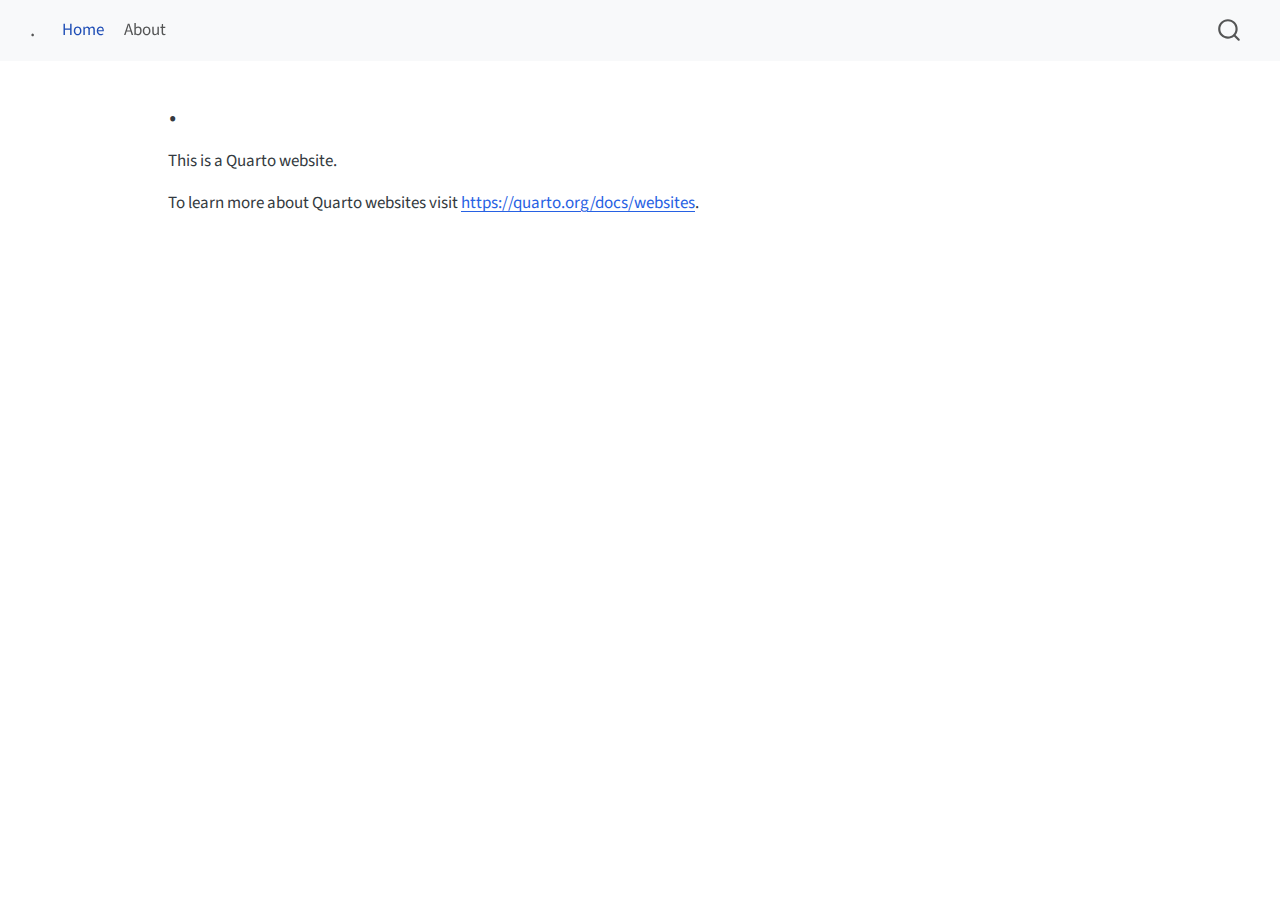
<file: docs/index.html>
<!DOCTYPE html>
<html xmlns="http://www.w3.org/1999/xhtml" lang="en" xml:lang="en"><head>

<meta charset="utf-8">
<meta name="generator" content="quarto-1.4.550">

<meta name="viewport" content="width=device-width, initial-scale=1.0, user-scalable=yes">


<title>.</title>
<style>
code{white-space: pre-wrap;}
span.smallcaps{font-variant: small-caps;}
div.columns{display: flex; gap: min(4vw, 1.5em);}
div.column{flex: auto; overflow-x: auto;}
div.hanging-indent{margin-left: 1.5em; text-indent: -1.5em;}
ul.task-list{list-style: none;}
ul.task-list li input[type="checkbox"] {
  width: 0.8em;
  margin: 0 0.8em 0.2em -1em; /* quarto-specific, see https://github.com/quarto-dev/quarto-cli/issues/4556 */ 
  vertical-align: middle;
}
</style>


<script src="../site_libs/quarto-nav/quarto-nav.js"></script>
<script src="../site_libs/quarto-nav/headroom.min.js"></script>
<script src="../site_libs/clipboard/clipboard.min.js"></script>
<script src="../site_libs/quarto-search/autocomplete.umd.js"></script>
<script src="../site_libs/quarto-search/fuse.min.js"></script>
<script src="../site_libs/quarto-search/quarto-search.js"></script>
<meta name="quarto:offset" content="../">
<script src="../site_libs/quarto-html/quarto.js"></script>
<script src="../site_libs/quarto-html/popper.min.js"></script>
<script src="../site_libs/quarto-html/tippy.umd.min.js"></script>
<script src="../site_libs/quarto-html/anchor.min.js"></script>
<link href="../site_libs/quarto-html/tippy.css" rel="stylesheet">
<link href="../site_libs/quarto-html/quarto-syntax-highlighting.css" rel="stylesheet" id="quarto-text-highlighting-styles">
<script src="../site_libs/bootstrap/bootstrap.min.js"></script>
<link href="../site_libs/bootstrap/bootstrap-icons.css" rel="stylesheet">
<link href="../site_libs/bootstrap/bootstrap.min.css" rel="stylesheet" id="quarto-bootstrap" data-mode="light">
<script id="quarto-search-options" type="application/json">{
  "location": "navbar",
  "copy-button": false,
  "collapse-after": 3,
  "panel-placement": "end",
  "type": "overlay",
  "limit": 50,
  "keyboard-shortcut": [
    "f",
    "/",
    "s"
  ],
  "show-item-context": false,
  "language": {
    "search-no-results-text": "No results",
    "search-matching-documents-text": "matching documents",
    "search-copy-link-title": "Copy link to search",
    "search-hide-matches-text": "Hide additional matches",
    "search-more-match-text": "more match in this document",
    "search-more-matches-text": "more matches in this document",
    "search-clear-button-title": "Clear",
    "search-text-placeholder": "",
    "search-detached-cancel-button-title": "Cancel",
    "search-submit-button-title": "Submit",
    "search-label": "Search"
  }
}</script>


<link rel="stylesheet" href="../docs/styles.css">
</head>

<body class="nav-fixed">

<div id="quarto-search-results"></div>
  <header id="quarto-header" class="headroom fixed-top">
    <nav class="navbar navbar-expand-lg " data-bs-theme="dark">
      <div class="navbar-container container-fluid">
      <div class="navbar-brand-container mx-auto">
    <a class="navbar-brand" href="../index.html">
    <span class="navbar-title">.</span>
    </a>
  </div>
            <div id="quarto-search" class="" title="Search"></div>
          <button class="navbar-toggler" type="button" data-bs-toggle="collapse" data-bs-target="#navbarCollapse" aria-controls="navbarCollapse" aria-expanded="false" aria-label="Toggle navigation" onclick="if (window.quartoToggleHeadroom) { window.quartoToggleHeadroom(); }">
  <span class="navbar-toggler-icon"></span>
</button>
          <div class="collapse navbar-collapse" id="navbarCollapse">
            <ul class="navbar-nav navbar-nav-scroll me-auto">
  <li class="nav-item">
    <a class="nav-link active" href="../docs/index.html" aria-current="page"> 
<span class="menu-text">Home</span></a>
  </li>  
  <li class="nav-item">
    <a class="nav-link" href="../docs/about.html"> 
<span class="menu-text">About</span></a>
  </li>  
</ul>
          </div> <!-- /navcollapse -->
          <div class="quarto-navbar-tools">
</div>
      </div> <!-- /container-fluid -->
    </nav>
</header>
<!-- content -->
<div id="quarto-content" class="quarto-container page-columns page-rows-contents page-layout-article page-navbar">
<!-- sidebar -->
<!-- margin-sidebar -->
    <div id="quarto-margin-sidebar" class="sidebar margin-sidebar">
        
    </div>
<!-- main -->
<main class="content" id="quarto-document-content">

<header id="title-block-header" class="quarto-title-block default">
<div class="quarto-title">
<h1 class="title">.</h1>
</div>



<div class="quarto-title-meta">

    
  
    
  </div>
  


</header>


<p>This is a Quarto website.</p>
<p>To learn more about Quarto websites visit <a href="https://quarto.org/docs/websites" class="uri">https://quarto.org/docs/websites</a>.</p>



</main> <!-- /main -->
<script id="quarto-html-after-body" type="application/javascript">
window.document.addEventListener("DOMContentLoaded", function (event) {
  const toggleBodyColorMode = (bsSheetEl) => {
    const mode = bsSheetEl.getAttribute("data-mode");
    const bodyEl = window.document.querySelector("body");
    if (mode === "dark") {
      bodyEl.classList.add("quarto-dark");
      bodyEl.classList.remove("quarto-light");
    } else {
      bodyEl.classList.add("quarto-light");
      bodyEl.classList.remove("quarto-dark");
    }
  }
  const toggleBodyColorPrimary = () => {
    const bsSheetEl = window.document.querySelector("link#quarto-bootstrap");
    if (bsSheetEl) {
      toggleBodyColorMode(bsSheetEl);
    }
  }
  toggleBodyColorPrimary();  
  const icon = "";
  const anchorJS = new window.AnchorJS();
  anchorJS.options = {
    placement: 'right',
    icon: icon
  };
  anchorJS.add('.anchored');
  const isCodeAnnotation = (el) => {
    for (const clz of el.classList) {
      if (clz.startsWith('code-annotation-')) {                     
        return true;
      }
    }
    return false;
  }
  const clipboard = new window.ClipboardJS('.code-copy-button', {
    text: function(trigger) {
      const codeEl = trigger.previousElementSibling.cloneNode(true);
      for (const childEl of codeEl.children) {
        if (isCodeAnnotation(childEl)) {
          childEl.remove();
        }
      }
      return codeEl.innerText;
    }
  });
  clipboard.on('success', function(e) {
    // button target
    const button = e.trigger;
    // don't keep focus
    button.blur();
    // flash "checked"
    button.classList.add('code-copy-button-checked');
    var currentTitle = button.getAttribute("title");
    button.setAttribute("title", "Copied!");
    let tooltip;
    if (window.bootstrap) {
      button.setAttribute("data-bs-toggle", "tooltip");
      button.setAttribute("data-bs-placement", "left");
      button.setAttribute("data-bs-title", "Copied!");
      tooltip = new bootstrap.Tooltip(button, 
        { trigger: "manual", 
          customClass: "code-copy-button-tooltip",
          offset: [0, -8]});
      tooltip.show();    
    }
    setTimeout(function() {
      if (tooltip) {
        tooltip.hide();
        button.removeAttribute("data-bs-title");
        button.removeAttribute("data-bs-toggle");
        button.removeAttribute("data-bs-placement");
      }
      button.setAttribute("title", currentTitle);
      button.classList.remove('code-copy-button-checked');
    }, 1000);
    // clear code selection
    e.clearSelection();
  });
  function tippyHover(el, contentFn, onTriggerFn, onUntriggerFn) {
    const config = {
      allowHTML: true,
      maxWidth: 500,
      delay: 100,
      arrow: false,
      appendTo: function(el) {
          return el.parentElement;
      },
      interactive: true,
      interactiveBorder: 10,
      theme: 'quarto',
      placement: 'bottom-start',
    };
    if (contentFn) {
      config.content = contentFn;
    }
    if (onTriggerFn) {
      config.onTrigger = onTriggerFn;
    }
    if (onUntriggerFn) {
      config.onUntrigger = onUntriggerFn;
    }
    window.tippy(el, config); 
  }
  const noterefs = window.document.querySelectorAll('a[role="doc-noteref"]');
  for (var i=0; i<noterefs.length; i++) {
    const ref = noterefs[i];
    tippyHover(ref, function() {
      // use id or data attribute instead here
      let href = ref.getAttribute('data-footnote-href') || ref.getAttribute('href');
      try { href = new URL(href).hash; } catch {}
      const id = href.replace(/^#\/?/, "");
      const note = window.document.getElementById(id);
      return note.innerHTML;
    });
  }
  const xrefs = window.document.querySelectorAll('a.quarto-xref');
  const processXRef = (id, note) => {
    // Strip column container classes
    const stripColumnClz = (el) => {
      el.classList.remove("page-full", "page-columns");
      if (el.children) {
        for (const child of el.children) {
          stripColumnClz(child);
        }
      }
    }
    stripColumnClz(note)
    if (id === null || id.startsWith('sec-')) {
      // Special case sections, only their first couple elements
      const container = document.createElement("div");
      if (note.children && note.children.length > 2) {
        container.appendChild(note.children[0].cloneNode(true));
        for (let i = 1; i < note.children.length; i++) {
          const child = note.children[i];
          if (child.tagName === "P" && child.innerText === "") {
            continue;
          } else {
            container.appendChild(child.cloneNode(true));
            break;
          }
        }
        if (window.Quarto?.typesetMath) {
          window.Quarto.typesetMath(container);
        }
        return container.innerHTML
      } else {
        if (window.Quarto?.typesetMath) {
          window.Quarto.typesetMath(note);
        }
        return note.innerHTML;
      }
    } else {
      // Remove any anchor links if they are present
      const anchorLink = note.querySelector('a.anchorjs-link');
      if (anchorLink) {
        anchorLink.remove();
      }
      if (window.Quarto?.typesetMath) {
        window.Quarto.typesetMath(note);
      }
      // TODO in 1.5, we should make sure this works without a callout special case
      if (note.classList.contains("callout")) {
        return note.outerHTML;
      } else {
        return note.innerHTML;
      }
    }
  }
  for (var i=0; i<xrefs.length; i++) {
    const xref = xrefs[i];
    tippyHover(xref, undefined, function(instance) {
      instance.disable();
      let url = xref.getAttribute('href');
      let hash = undefined; 
      if (url.startsWith('#')) {
        hash = url;
      } else {
        try { hash = new URL(url).hash; } catch {}
      }
      if (hash) {
        const id = hash.replace(/^#\/?/, "");
        const note = window.document.getElementById(id);
        if (note !== null) {
          try {
            const html = processXRef(id, note.cloneNode(true));
            instance.setContent(html);
          } finally {
            instance.enable();
            instance.show();
          }
        } else {
          // See if we can fetch this
          fetch(url.split('#')[0])
          .then(res => res.text())
          .then(html => {
            const parser = new DOMParser();
            const htmlDoc = parser.parseFromString(html, "text/html");
            const note = htmlDoc.getElementById(id);
            if (note !== null) {
              const html = processXRef(id, note);
              instance.setContent(html);
            } 
          }).finally(() => {
            instance.enable();
            instance.show();
          });
        }
      } else {
        // See if we can fetch a full url (with no hash to target)
        // This is a special case and we should probably do some content thinning / targeting
        fetch(url)
        .then(res => res.text())
        .then(html => {
          const parser = new DOMParser();
          const htmlDoc = parser.parseFromString(html, "text/html");
          const note = htmlDoc.querySelector('main.content');
          if (note !== null) {
            // This should only happen for chapter cross references
            // (since there is no id in the URL)
            // remove the first header
            if (note.children.length > 0 && note.children[0].tagName === "HEADER") {
              note.children[0].remove();
            }
            const html = processXRef(null, note);
            instance.setContent(html);
          } 
        }).finally(() => {
          instance.enable();
          instance.show();
        });
      }
    }, function(instance) {
    });
  }
      let selectedAnnoteEl;
      const selectorForAnnotation = ( cell, annotation) => {
        let cellAttr = 'data-code-cell="' + cell + '"';
        let lineAttr = 'data-code-annotation="' +  annotation + '"';
        const selector = 'span[' + cellAttr + '][' + lineAttr + ']';
        return selector;
      }
      const selectCodeLines = (annoteEl) => {
        const doc = window.document;
        const targetCell = annoteEl.getAttribute("data-target-cell");
        const targetAnnotation = annoteEl.getAttribute("data-target-annotation");
        const annoteSpan = window.document.querySelector(selectorForAnnotation(targetCell, targetAnnotation));
        const lines = annoteSpan.getAttribute("data-code-lines").split(",");
        const lineIds = lines.map((line) => {
          return targetCell + "-" + line;
        })
        let top = null;
        let height = null;
        let parent = null;
        if (lineIds.length > 0) {
            //compute the position of the single el (top and bottom and make a div)
            const el = window.document.getElementById(lineIds[0]);
            top = el.offsetTop;
            height = el.offsetHeight;
            parent = el.parentElement.parentElement;
          if (lineIds.length > 1) {
            const lastEl = window.document.getElementById(lineIds[lineIds.length - 1]);
            const bottom = lastEl.offsetTop + lastEl.offsetHeight;
            height = bottom - top;
          }
          if (top !== null && height !== null && parent !== null) {
            // cook up a div (if necessary) and position it 
            let div = window.document.getElementById("code-annotation-line-highlight");
            if (div === null) {
              div = window.document.createElement("div");
              div.setAttribute("id", "code-annotation-line-highlight");
              div.style.position = 'absolute';
              parent.appendChild(div);
            }
            div.style.top = top - 2 + "px";
            div.style.height = height + 4 + "px";
            div.style.left = 0;
            let gutterDiv = window.document.getElementById("code-annotation-line-highlight-gutter");
            if (gutterDiv === null) {
              gutterDiv = window.document.createElement("div");
              gutterDiv.setAttribute("id", "code-annotation-line-highlight-gutter");
              gutterDiv.style.position = 'absolute';
              const codeCell = window.document.getElementById(targetCell);
              const gutter = codeCell.querySelector('.code-annotation-gutter');
              gutter.appendChild(gutterDiv);
            }
            gutterDiv.style.top = top - 2 + "px";
            gutterDiv.style.height = height + 4 + "px";
          }
          selectedAnnoteEl = annoteEl;
        }
      };
      const unselectCodeLines = () => {
        const elementsIds = ["code-annotation-line-highlight", "code-annotation-line-highlight-gutter"];
        elementsIds.forEach((elId) => {
          const div = window.document.getElementById(elId);
          if (div) {
            div.remove();
          }
        });
        selectedAnnoteEl = undefined;
      };
        // Handle positioning of the toggle
    window.addEventListener(
      "resize",
      throttle(() => {
        elRect = undefined;
        if (selectedAnnoteEl) {
          selectCodeLines(selectedAnnoteEl);
        }
      }, 10)
    );
    function throttle(fn, ms) {
    let throttle = false;
    let timer;
      return (...args) => {
        if(!throttle) { // first call gets through
            fn.apply(this, args);
            throttle = true;
        } else { // all the others get throttled
            if(timer) clearTimeout(timer); // cancel #2
            timer = setTimeout(() => {
              fn.apply(this, args);
              timer = throttle = false;
            }, ms);
        }
      };
    }
      // Attach click handler to the DT
      const annoteDls = window.document.querySelectorAll('dt[data-target-cell]');
      for (const annoteDlNode of annoteDls) {
        annoteDlNode.addEventListener('click', (event) => {
          const clickedEl = event.target;
          if (clickedEl !== selectedAnnoteEl) {
            unselectCodeLines();
            const activeEl = window.document.querySelector('dt[data-target-cell].code-annotation-active');
            if (activeEl) {
              activeEl.classList.remove('code-annotation-active');
            }
            selectCodeLines(clickedEl);
            clickedEl.classList.add('code-annotation-active');
          } else {
            // Unselect the line
            unselectCodeLines();
            clickedEl.classList.remove('code-annotation-active');
          }
        });
      }
  const findCites = (el) => {
    const parentEl = el.parentElement;
    if (parentEl) {
      const cites = parentEl.dataset.cites;
      if (cites) {
        return {
          el,
          cites: cites.split(' ')
        };
      } else {
        return findCites(el.parentElement)
      }
    } else {
      return undefined;
    }
  };
  var bibliorefs = window.document.querySelectorAll('a[role="doc-biblioref"]');
  for (var i=0; i<bibliorefs.length; i++) {
    const ref = bibliorefs[i];
    const citeInfo = findCites(ref);
    if (citeInfo) {
      tippyHover(citeInfo.el, function() {
        var popup = window.document.createElement('div');
        citeInfo.cites.forEach(function(cite) {
          var citeDiv = window.document.createElement('div');
          citeDiv.classList.add('hanging-indent');
          citeDiv.classList.add('csl-entry');
          var biblioDiv = window.document.getElementById('ref-' + cite);
          if (biblioDiv) {
            citeDiv.innerHTML = biblioDiv.innerHTML;
          }
          popup.appendChild(citeDiv);
        });
        return popup.innerHTML;
      });
    }
  }
});
</script>
</div> <!-- /content -->




</body></html>
</file>
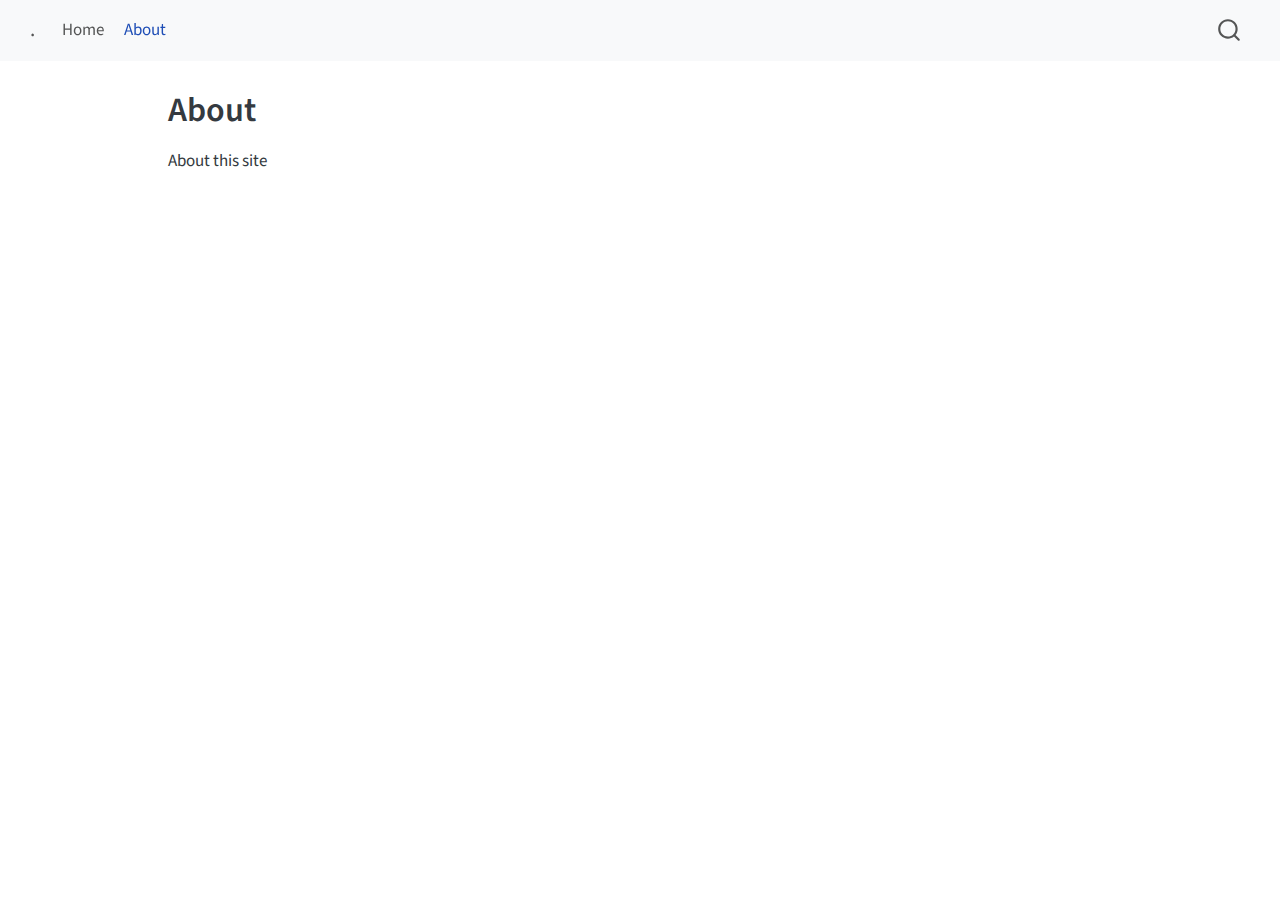
<file: _site/about.html>
<!DOCTYPE html>
<html xmlns="http://www.w3.org/1999/xhtml" lang="en" xml:lang="en"><head>

<meta charset="utf-8">
<meta name="generator" content="quarto-1.4.550">

<meta name="viewport" content="width=device-width, initial-scale=1.0, user-scalable=yes">


<title>. - About</title>
<style>
code{white-space: pre-wrap;}
span.smallcaps{font-variant: small-caps;}
div.columns{display: flex; gap: min(4vw, 1.5em);}
div.column{flex: auto; overflow-x: auto;}
div.hanging-indent{margin-left: 1.5em; text-indent: -1.5em;}
ul.task-list{list-style: none;}
ul.task-list li input[type="checkbox"] {
  width: 0.8em;
  margin: 0 0.8em 0.2em -1em; /* quarto-specific, see https://github.com/quarto-dev/quarto-cli/issues/4556 */ 
  vertical-align: middle;
}
</style>


<script src="site_libs/quarto-nav/quarto-nav.js"></script>
<script src="site_libs/quarto-nav/headroom.min.js"></script>
<script src="site_libs/clipboard/clipboard.min.js"></script>
<script src="site_libs/quarto-search/autocomplete.umd.js"></script>
<script src="site_libs/quarto-search/fuse.min.js"></script>
<script src="site_libs/quarto-search/quarto-search.js"></script>
<meta name="quarto:offset" content="./">
<script src="site_libs/quarto-html/quarto.js"></script>
<script src="site_libs/quarto-html/popper.min.js"></script>
<script src="site_libs/quarto-html/tippy.umd.min.js"></script>
<script src="site_libs/quarto-html/anchor.min.js"></script>
<link href="site_libs/quarto-html/tippy.css" rel="stylesheet">
<link href="site_libs/quarto-html/quarto-syntax-highlighting.css" rel="stylesheet" id="quarto-text-highlighting-styles">
<script src="site_libs/bootstrap/bootstrap.min.js"></script>
<link href="site_libs/bootstrap/bootstrap-icons.css" rel="stylesheet">
<link href="site_libs/bootstrap/bootstrap.min.css" rel="stylesheet" id="quarto-bootstrap" data-mode="light">
<script id="quarto-search-options" type="application/json">{
  "location": "navbar",
  "copy-button": false,
  "collapse-after": 3,
  "panel-placement": "end",
  "type": "overlay",
  "limit": 50,
  "keyboard-shortcut": [
    "f",
    "/",
    "s"
  ],
  "show-item-context": false,
  "language": {
    "search-no-results-text": "No results",
    "search-matching-documents-text": "matching documents",
    "search-copy-link-title": "Copy link to search",
    "search-hide-matches-text": "Hide additional matches",
    "search-more-match-text": "more match in this document",
    "search-more-matches-text": "more matches in this document",
    "search-clear-button-title": "Clear",
    "search-text-placeholder": "",
    "search-detached-cancel-button-title": "Cancel",
    "search-submit-button-title": "Submit",
    "search-label": "Search"
  }
}</script>


<link rel="stylesheet" href="styles.css">
</head>

<body class="nav-fixed">

<div id="quarto-search-results"></div>
  <header id="quarto-header" class="headroom fixed-top">
    <nav class="navbar navbar-expand-lg " data-bs-theme="dark">
      <div class="navbar-container container-fluid">
      <div class="navbar-brand-container mx-auto">
    <a class="navbar-brand" href="./index.html">
    <span class="navbar-title">.</span>
    </a>
  </div>
            <div id="quarto-search" class="" title="Search"></div>
          <button class="navbar-toggler" type="button" data-bs-toggle="collapse" data-bs-target="#navbarCollapse" aria-controls="navbarCollapse" aria-expanded="false" aria-label="Toggle navigation" onclick="if (window.quartoToggleHeadroom) { window.quartoToggleHeadroom(); }">
  <span class="navbar-toggler-icon"></span>
</button>
          <div class="collapse navbar-collapse" id="navbarCollapse">
            <ul class="navbar-nav navbar-nav-scroll me-auto">
  <li class="nav-item">
    <a class="nav-link" href="./index.html"> 
<span class="menu-text">Home</span></a>
  </li>  
  <li class="nav-item">
    <a class="nav-link active" href="./about.html" aria-current="page"> 
<span class="menu-text">About</span></a>
  </li>  
</ul>
          </div> <!-- /navcollapse -->
          <div class="quarto-navbar-tools">
</div>
      </div> <!-- /container-fluid -->
    </nav>
</header>
<!-- content -->
<div id="quarto-content" class="quarto-container page-columns page-rows-contents page-layout-article page-navbar">
<!-- sidebar -->
<!-- margin-sidebar -->
    <div id="quarto-margin-sidebar" class="sidebar margin-sidebar">
        
    </div>
<!-- main -->
<main class="content" id="quarto-document-content">

<header id="title-block-header" class="quarto-title-block default">
<div class="quarto-title">
<h1 class="title">About</h1>
</div>



<div class="quarto-title-meta">

    
  
    
  </div>
  


</header>


<p>About this site</p>



</main> <!-- /main -->
<script id="quarto-html-after-body" type="application/javascript">
window.document.addEventListener("DOMContentLoaded", function (event) {
  const toggleBodyColorMode = (bsSheetEl) => {
    const mode = bsSheetEl.getAttribute("data-mode");
    const bodyEl = window.document.querySelector("body");
    if (mode === "dark") {
      bodyEl.classList.add("quarto-dark");
      bodyEl.classList.remove("quarto-light");
    } else {
      bodyEl.classList.add("quarto-light");
      bodyEl.classList.remove("quarto-dark");
    }
  }
  const toggleBodyColorPrimary = () => {
    const bsSheetEl = window.document.querySelector("link#quarto-bootstrap");
    if (bsSheetEl) {
      toggleBodyColorMode(bsSheetEl);
    }
  }
  toggleBodyColorPrimary();  
  const icon = "";
  const anchorJS = new window.AnchorJS();
  anchorJS.options = {
    placement: 'right',
    icon: icon
  };
  anchorJS.add('.anchored');
  const isCodeAnnotation = (el) => {
    for (const clz of el.classList) {
      if (clz.startsWith('code-annotation-')) {                     
        return true;
      }
    }
    return false;
  }
  const clipboard = new window.ClipboardJS('.code-copy-button', {
    text: function(trigger) {
      const codeEl = trigger.previousElementSibling.cloneNode(true);
      for (const childEl of codeEl.children) {
        if (isCodeAnnotation(childEl)) {
          childEl.remove();
        }
      }
      return codeEl.innerText;
    }
  });
  clipboard.on('success', function(e) {
    // button target
    const button = e.trigger;
    // don't keep focus
    button.blur();
    // flash "checked"
    button.classList.add('code-copy-button-checked');
    var currentTitle = button.getAttribute("title");
    button.setAttribute("title", "Copied!");
    let tooltip;
    if (window.bootstrap) {
      button.setAttribute("data-bs-toggle", "tooltip");
      button.setAttribute("data-bs-placement", "left");
      button.setAttribute("data-bs-title", "Copied!");
      tooltip = new bootstrap.Tooltip(button, 
        { trigger: "manual", 
          customClass: "code-copy-button-tooltip",
          offset: [0, -8]});
      tooltip.show();    
    }
    setTimeout(function() {
      if (tooltip) {
        tooltip.hide();
        button.removeAttribute("data-bs-title");
        button.removeAttribute("data-bs-toggle");
        button.removeAttribute("data-bs-placement");
      }
      button.setAttribute("title", currentTitle);
      button.classList.remove('code-copy-button-checked');
    }, 1000);
    // clear code selection
    e.clearSelection();
  });
  function tippyHover(el, contentFn, onTriggerFn, onUntriggerFn) {
    const config = {
      allowHTML: true,
      maxWidth: 500,
      delay: 100,
      arrow: false,
      appendTo: function(el) {
          return el.parentElement;
      },
      interactive: true,
      interactiveBorder: 10,
      theme: 'quarto',
      placement: 'bottom-start',
    };
    if (contentFn) {
      config.content = contentFn;
    }
    if (onTriggerFn) {
      config.onTrigger = onTriggerFn;
    }
    if (onUntriggerFn) {
      config.onUntrigger = onUntriggerFn;
    }
    window.tippy(el, config); 
  }
  const noterefs = window.document.querySelectorAll('a[role="doc-noteref"]');
  for (var i=0; i<noterefs.length; i++) {
    const ref = noterefs[i];
    tippyHover(ref, function() {
      // use id or data attribute instead here
      let href = ref.getAttribute('data-footnote-href') || ref.getAttribute('href');
      try { href = new URL(href).hash; } catch {}
      const id = href.replace(/^#\/?/, "");
      const note = window.document.getElementById(id);
      return note.innerHTML;
    });
  }
  const xrefs = window.document.querySelectorAll('a.quarto-xref');
  const processXRef = (id, note) => {
    // Strip column container classes
    const stripColumnClz = (el) => {
      el.classList.remove("page-full", "page-columns");
      if (el.children) {
        for (const child of el.children) {
          stripColumnClz(child);
        }
      }
    }
    stripColumnClz(note)
    if (id === null || id.startsWith('sec-')) {
      // Special case sections, only their first couple elements
      const container = document.createElement("div");
      if (note.children && note.children.length > 2) {
        container.appendChild(note.children[0].cloneNode(true));
        for (let i = 1; i < note.children.length; i++) {
          const child = note.children[i];
          if (child.tagName === "P" && child.innerText === "") {
            continue;
          } else {
            container.appendChild(child.cloneNode(true));
            break;
          }
        }
        if (window.Quarto?.typesetMath) {
          window.Quarto.typesetMath(container);
        }
        return container.innerHTML
      } else {
        if (window.Quarto?.typesetMath) {
          window.Quarto.typesetMath(note);
        }
        return note.innerHTML;
      }
    } else {
      // Remove any anchor links if they are present
      const anchorLink = note.querySelector('a.anchorjs-link');
      if (anchorLink) {
        anchorLink.remove();
      }
      if (window.Quarto?.typesetMath) {
        window.Quarto.typesetMath(note);
      }
      // TODO in 1.5, we should make sure this works without a callout special case
      if (note.classList.contains("callout")) {
        return note.outerHTML;
      } else {
        return note.innerHTML;
      }
    }
  }
  for (var i=0; i<xrefs.length; i++) {
    const xref = xrefs[i];
    tippyHover(xref, undefined, function(instance) {
      instance.disable();
      let url = xref.getAttribute('href');
      let hash = undefined; 
      if (url.startsWith('#')) {
        hash = url;
      } else {
        try { hash = new URL(url).hash; } catch {}
      }
      if (hash) {
        const id = hash.replace(/^#\/?/, "");
        const note = window.document.getElementById(id);
        if (note !== null) {
          try {
            const html = processXRef(id, note.cloneNode(true));
            instance.setContent(html);
          } finally {
            instance.enable();
            instance.show();
          }
        } else {
          // See if we can fetch this
          fetch(url.split('#')[0])
          .then(res => res.text())
          .then(html => {
            const parser = new DOMParser();
            const htmlDoc = parser.parseFromString(html, "text/html");
            const note = htmlDoc.getElementById(id);
            if (note !== null) {
              const html = processXRef(id, note);
              instance.setContent(html);
            } 
          }).finally(() => {
            instance.enable();
            instance.show();
          });
        }
      } else {
        // See if we can fetch a full url (with no hash to target)
        // This is a special case and we should probably do some content thinning / targeting
        fetch(url)
        .then(res => res.text())
        .then(html => {
          const parser = new DOMParser();
          const htmlDoc = parser.parseFromString(html, "text/html");
          const note = htmlDoc.querySelector('main.content');
          if (note !== null) {
            // This should only happen for chapter cross references
            // (since there is no id in the URL)
            // remove the first header
            if (note.children.length > 0 && note.children[0].tagName === "HEADER") {
              note.children[0].remove();
            }
            const html = processXRef(null, note);
            instance.setContent(html);
          } 
        }).finally(() => {
          instance.enable();
          instance.show();
        });
      }
    }, function(instance) {
    });
  }
      let selectedAnnoteEl;
      const selectorForAnnotation = ( cell, annotation) => {
        let cellAttr = 'data-code-cell="' + cell + '"';
        let lineAttr = 'data-code-annotation="' +  annotation + '"';
        const selector = 'span[' + cellAttr + '][' + lineAttr + ']';
        return selector;
      }
      const selectCodeLines = (annoteEl) => {
        const doc = window.document;
        const targetCell = annoteEl.getAttribute("data-target-cell");
        const targetAnnotation = annoteEl.getAttribute("data-target-annotation");
        const annoteSpan = window.document.querySelector(selectorForAnnotation(targetCell, targetAnnotation));
        const lines = annoteSpan.getAttribute("data-code-lines").split(",");
        const lineIds = lines.map((line) => {
          return targetCell + "-" + line;
        })
        let top = null;
        let height = null;
        let parent = null;
        if (lineIds.length > 0) {
            //compute the position of the single el (top and bottom and make a div)
            const el = window.document.getElementById(lineIds[0]);
            top = el.offsetTop;
            height = el.offsetHeight;
            parent = el.parentElement.parentElement;
          if (lineIds.length > 1) {
            const lastEl = window.document.getElementById(lineIds[lineIds.length - 1]);
            const bottom = lastEl.offsetTop + lastEl.offsetHeight;
            height = bottom - top;
          }
          if (top !== null && height !== null && parent !== null) {
            // cook up a div (if necessary) and position it 
            let div = window.document.getElementById("code-annotation-line-highlight");
            if (div === null) {
              div = window.document.createElement("div");
              div.setAttribute("id", "code-annotation-line-highlight");
              div.style.position = 'absolute';
              parent.appendChild(div);
            }
            div.style.top = top - 2 + "px";
            div.style.height = height + 4 + "px";
            div.style.left = 0;
            let gutterDiv = window.document.getElementById("code-annotation-line-highlight-gutter");
            if (gutterDiv === null) {
              gutterDiv = window.document.createElement("div");
              gutterDiv.setAttribute("id", "code-annotation-line-highlight-gutter");
              gutterDiv.style.position = 'absolute';
              const codeCell = window.document.getElementById(targetCell);
              const gutter = codeCell.querySelector('.code-annotation-gutter');
              gutter.appendChild(gutterDiv);
            }
            gutterDiv.style.top = top - 2 + "px";
            gutterDiv.style.height = height + 4 + "px";
          }
          selectedAnnoteEl = annoteEl;
        }
      };
      const unselectCodeLines = () => {
        const elementsIds = ["code-annotation-line-highlight", "code-annotation-line-highlight-gutter"];
        elementsIds.forEach((elId) => {
          const div = window.document.getElementById(elId);
          if (div) {
            div.remove();
          }
        });
        selectedAnnoteEl = undefined;
      };
        // Handle positioning of the toggle
    window.addEventListener(
      "resize",
      throttle(() => {
        elRect = undefined;
        if (selectedAnnoteEl) {
          selectCodeLines(selectedAnnoteEl);
        }
      }, 10)
    );
    function throttle(fn, ms) {
    let throttle = false;
    let timer;
      return (...args) => {
        if(!throttle) { // first call gets through
            fn.apply(this, args);
            throttle = true;
        } else { // all the others get throttled
            if(timer) clearTimeout(timer); // cancel #2
            timer = setTimeout(() => {
              fn.apply(this, args);
              timer = throttle = false;
            }, ms);
        }
      };
    }
      // Attach click handler to the DT
      const annoteDls = window.document.querySelectorAll('dt[data-target-cell]');
      for (const annoteDlNode of annoteDls) {
        annoteDlNode.addEventListener('click', (event) => {
          const clickedEl = event.target;
          if (clickedEl !== selectedAnnoteEl) {
            unselectCodeLines();
            const activeEl = window.document.querySelector('dt[data-target-cell].code-annotation-active');
            if (activeEl) {
              activeEl.classList.remove('code-annotation-active');
            }
            selectCodeLines(clickedEl);
            clickedEl.classList.add('code-annotation-active');
          } else {
            // Unselect the line
            unselectCodeLines();
            clickedEl.classList.remove('code-annotation-active');
          }
        });
      }
  const findCites = (el) => {
    const parentEl = el.parentElement;
    if (parentEl) {
      const cites = parentEl.dataset.cites;
      if (cites) {
        return {
          el,
          cites: cites.split(' ')
        };
      } else {
        return findCites(el.parentElement)
      }
    } else {
      return undefined;
    }
  };
  var bibliorefs = window.document.querySelectorAll('a[role="doc-biblioref"]');
  for (var i=0; i<bibliorefs.length; i++) {
    const ref = bibliorefs[i];
    const citeInfo = findCites(ref);
    if (citeInfo) {
      tippyHover(citeInfo.el, function() {
        var popup = window.document.createElement('div');
        citeInfo.cites.forEach(function(cite) {
          var citeDiv = window.document.createElement('div');
          citeDiv.classList.add('hanging-indent');
          citeDiv.classList.add('csl-entry');
          var biblioDiv = window.document.getElementById('ref-' + cite);
          if (biblioDiv) {
            citeDiv.innerHTML = biblioDiv.innerHTML;
          }
          popup.appendChild(citeDiv);
        });
        return popup.innerHTML;
      });
    }
  }
});
</script>
</div> <!-- /content -->




</body></html>
</file>
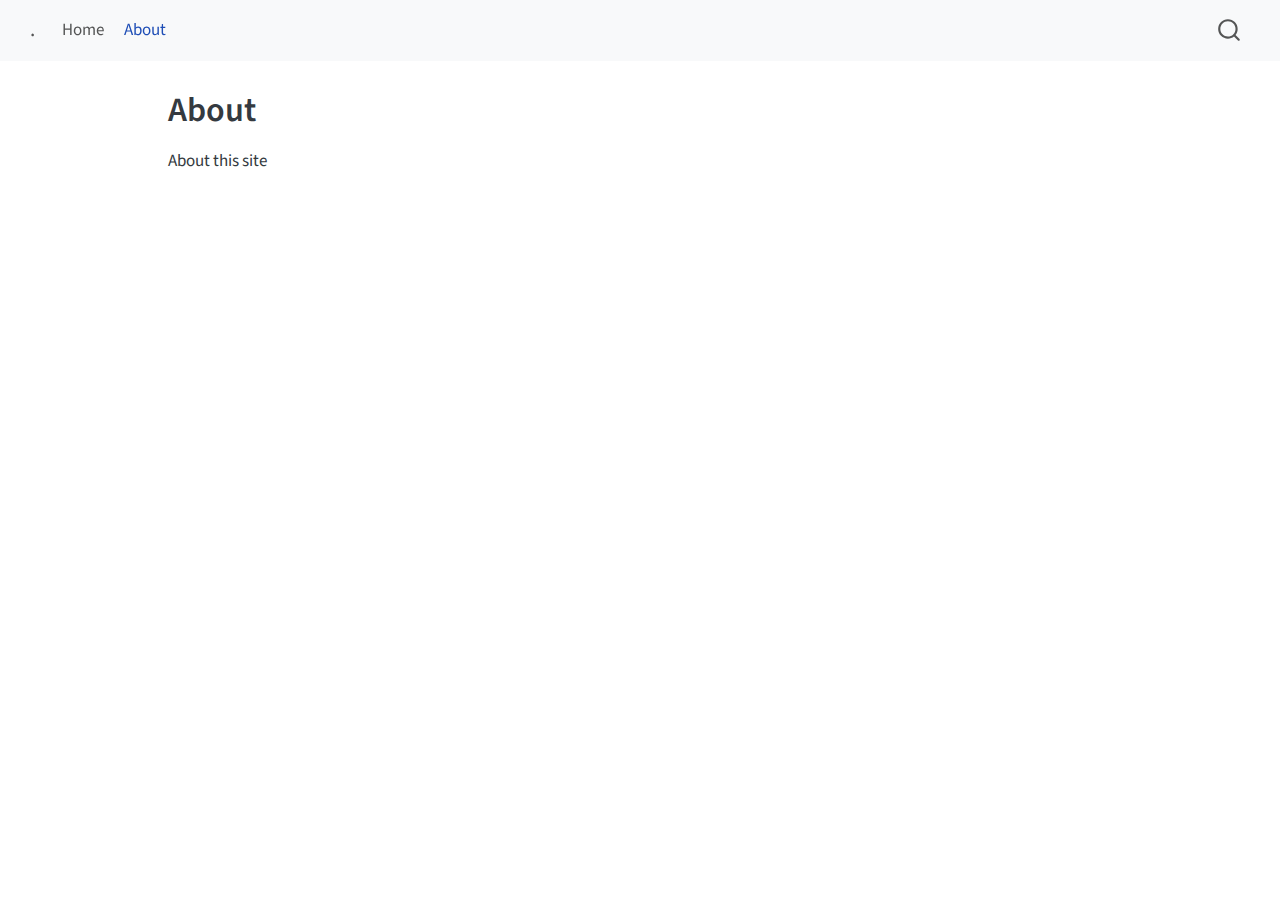
<file: docs/about.html>
<!DOCTYPE html>
<html xmlns="http://www.w3.org/1999/xhtml" lang="en" xml:lang="en"><head>

<meta charset="utf-8">
<meta name="generator" content="quarto-1.4.550">

<meta name="viewport" content="width=device-width, initial-scale=1.0, user-scalable=yes">


<title>. - About</title>
<style>
code{white-space: pre-wrap;}
span.smallcaps{font-variant: small-caps;}
div.columns{display: flex; gap: min(4vw, 1.5em);}
div.column{flex: auto; overflow-x: auto;}
div.hanging-indent{margin-left: 1.5em; text-indent: -1.5em;}
ul.task-list{list-style: none;}
ul.task-list li input[type="checkbox"] {
  width: 0.8em;
  margin: 0 0.8em 0.2em -1em; /* quarto-specific, see https://github.com/quarto-dev/quarto-cli/issues/4556 */ 
  vertical-align: middle;
}
</style>


<script src="../site_libs/quarto-nav/quarto-nav.js"></script>
<script src="../site_libs/quarto-nav/headroom.min.js"></script>
<script src="../site_libs/clipboard/clipboard.min.js"></script>
<script src="../site_libs/quarto-search/autocomplete.umd.js"></script>
<script src="../site_libs/quarto-search/fuse.min.js"></script>
<script src="../site_libs/quarto-search/quarto-search.js"></script>
<meta name="quarto:offset" content="../">
<script src="../site_libs/quarto-html/quarto.js"></script>
<script src="../site_libs/quarto-html/popper.min.js"></script>
<script src="../site_libs/quarto-html/tippy.umd.min.js"></script>
<script src="../site_libs/quarto-html/anchor.min.js"></script>
<link href="../site_libs/quarto-html/tippy.css" rel="stylesheet">
<link href="../site_libs/quarto-html/quarto-syntax-highlighting.css" rel="stylesheet" id="quarto-text-highlighting-styles">
<script src="../site_libs/bootstrap/bootstrap.min.js"></script>
<link href="../site_libs/bootstrap/bootstrap-icons.css" rel="stylesheet">
<link href="../site_libs/bootstrap/bootstrap.min.css" rel="stylesheet" id="quarto-bootstrap" data-mode="light">
<script id="quarto-search-options" type="application/json">{
  "location": "navbar",
  "copy-button": false,
  "collapse-after": 3,
  "panel-placement": "end",
  "type": "overlay",
  "limit": 50,
  "keyboard-shortcut": [
    "f",
    "/",
    "s"
  ],
  "show-item-context": false,
  "language": {
    "search-no-results-text": "No results",
    "search-matching-documents-text": "matching documents",
    "search-copy-link-title": "Copy link to search",
    "search-hide-matches-text": "Hide additional matches",
    "search-more-match-text": "more match in this document",
    "search-more-matches-text": "more matches in this document",
    "search-clear-button-title": "Clear",
    "search-text-placeholder": "",
    "search-detached-cancel-button-title": "Cancel",
    "search-submit-button-title": "Submit",
    "search-label": "Search"
  }
}</script>


<link rel="stylesheet" href="../docs/styles.css">
</head>

<body class="nav-fixed">

<div id="quarto-search-results"></div>
  <header id="quarto-header" class="headroom fixed-top">
    <nav class="navbar navbar-expand-lg " data-bs-theme="dark">
      <div class="navbar-container container-fluid">
      <div class="navbar-brand-container mx-auto">
    <a class="navbar-brand" href="../index.html">
    <span class="navbar-title">.</span>
    </a>
  </div>
            <div id="quarto-search" class="" title="Search"></div>
          <button class="navbar-toggler" type="button" data-bs-toggle="collapse" data-bs-target="#navbarCollapse" aria-controls="navbarCollapse" aria-expanded="false" aria-label="Toggle navigation" onclick="if (window.quartoToggleHeadroom) { window.quartoToggleHeadroom(); }">
  <span class="navbar-toggler-icon"></span>
</button>
          <div class="collapse navbar-collapse" id="navbarCollapse">
            <ul class="navbar-nav navbar-nav-scroll me-auto">
  <li class="nav-item">
    <a class="nav-link" href="../docs/index.html"> 
<span class="menu-text">Home</span></a>
  </li>  
  <li class="nav-item">
    <a class="nav-link active" href="../docs/about.html" aria-current="page"> 
<span class="menu-text">About</span></a>
  </li>  
</ul>
          </div> <!-- /navcollapse -->
          <div class="quarto-navbar-tools">
</div>
      </div> <!-- /container-fluid -->
    </nav>
</header>
<!-- content -->
<div id="quarto-content" class="quarto-container page-columns page-rows-contents page-layout-article page-navbar">
<!-- sidebar -->
<!-- margin-sidebar -->
    <div id="quarto-margin-sidebar" class="sidebar margin-sidebar">
        
    </div>
<!-- main -->
<main class="content" id="quarto-document-content">

<header id="title-block-header" class="quarto-title-block default">
<div class="quarto-title">
<h1 class="title">About</h1>
</div>



<div class="quarto-title-meta">

    
  
    
  </div>
  


</header>


<p>About this site</p>



</main> <!-- /main -->
<script id="quarto-html-after-body" type="application/javascript">
window.document.addEventListener("DOMContentLoaded", function (event) {
  const toggleBodyColorMode = (bsSheetEl) => {
    const mode = bsSheetEl.getAttribute("data-mode");
    const bodyEl = window.document.querySelector("body");
    if (mode === "dark") {
      bodyEl.classList.add("quarto-dark");
      bodyEl.classList.remove("quarto-light");
    } else {
      bodyEl.classList.add("quarto-light");
      bodyEl.classList.remove("quarto-dark");
    }
  }
  const toggleBodyColorPrimary = () => {
    const bsSheetEl = window.document.querySelector("link#quarto-bootstrap");
    if (bsSheetEl) {
      toggleBodyColorMode(bsSheetEl);
    }
  }
  toggleBodyColorPrimary();  
  const icon = "";
  const anchorJS = new window.AnchorJS();
  anchorJS.options = {
    placement: 'right',
    icon: icon
  };
  anchorJS.add('.anchored');
  const isCodeAnnotation = (el) => {
    for (const clz of el.classList) {
      if (clz.startsWith('code-annotation-')) {                     
        return true;
      }
    }
    return false;
  }
  const clipboard = new window.ClipboardJS('.code-copy-button', {
    text: function(trigger) {
      const codeEl = trigger.previousElementSibling.cloneNode(true);
      for (const childEl of codeEl.children) {
        if (isCodeAnnotation(childEl)) {
          childEl.remove();
        }
      }
      return codeEl.innerText;
    }
  });
  clipboard.on('success', function(e) {
    // button target
    const button = e.trigger;
    // don't keep focus
    button.blur();
    // flash "checked"
    button.classList.add('code-copy-button-checked');
    var currentTitle = button.getAttribute("title");
    button.setAttribute("title", "Copied!");
    let tooltip;
    if (window.bootstrap) {
      button.setAttribute("data-bs-toggle", "tooltip");
      button.setAttribute("data-bs-placement", "left");
      button.setAttribute("data-bs-title", "Copied!");
      tooltip = new bootstrap.Tooltip(button, 
        { trigger: "manual", 
          customClass: "code-copy-button-tooltip",
          offset: [0, -8]});
      tooltip.show();    
    }
    setTimeout(function() {
      if (tooltip) {
        tooltip.hide();
        button.removeAttribute("data-bs-title");
        button.removeAttribute("data-bs-toggle");
        button.removeAttribute("data-bs-placement");
      }
      button.setAttribute("title", currentTitle);
      button.classList.remove('code-copy-button-checked');
    }, 1000);
    // clear code selection
    e.clearSelection();
  });
  function tippyHover(el, contentFn, onTriggerFn, onUntriggerFn) {
    const config = {
      allowHTML: true,
      maxWidth: 500,
      delay: 100,
      arrow: false,
      appendTo: function(el) {
          return el.parentElement;
      },
      interactive: true,
      interactiveBorder: 10,
      theme: 'quarto',
      placement: 'bottom-start',
    };
    if (contentFn) {
      config.content = contentFn;
    }
    if (onTriggerFn) {
      config.onTrigger = onTriggerFn;
    }
    if (onUntriggerFn) {
      config.onUntrigger = onUntriggerFn;
    }
    window.tippy(el, config); 
  }
  const noterefs = window.document.querySelectorAll('a[role="doc-noteref"]');
  for (var i=0; i<noterefs.length; i++) {
    const ref = noterefs[i];
    tippyHover(ref, function() {
      // use id or data attribute instead here
      let href = ref.getAttribute('data-footnote-href') || ref.getAttribute('href');
      try { href = new URL(href).hash; } catch {}
      const id = href.replace(/^#\/?/, "");
      const note = window.document.getElementById(id);
      return note.innerHTML;
    });
  }
  const xrefs = window.document.querySelectorAll('a.quarto-xref');
  const processXRef = (id, note) => {
    // Strip column container classes
    const stripColumnClz = (el) => {
      el.classList.remove("page-full", "page-columns");
      if (el.children) {
        for (const child of el.children) {
          stripColumnClz(child);
        }
      }
    }
    stripColumnClz(note)
    if (id === null || id.startsWith('sec-')) {
      // Special case sections, only their first couple elements
      const container = document.createElement("div");
      if (note.children && note.children.length > 2) {
        container.appendChild(note.children[0].cloneNode(true));
        for (let i = 1; i < note.children.length; i++) {
          const child = note.children[i];
          if (child.tagName === "P" && child.innerText === "") {
            continue;
          } else {
            container.appendChild(child.cloneNode(true));
            break;
          }
        }
        if (window.Quarto?.typesetMath) {
          window.Quarto.typesetMath(container);
        }
        return container.innerHTML
      } else {
        if (window.Quarto?.typesetMath) {
          window.Quarto.typesetMath(note);
        }
        return note.innerHTML;
      }
    } else {
      // Remove any anchor links if they are present
      const anchorLink = note.querySelector('a.anchorjs-link');
      if (anchorLink) {
        anchorLink.remove();
      }
      if (window.Quarto?.typesetMath) {
        window.Quarto.typesetMath(note);
      }
      // TODO in 1.5, we should make sure this works without a callout special case
      if (note.classList.contains("callout")) {
        return note.outerHTML;
      } else {
        return note.innerHTML;
      }
    }
  }
  for (var i=0; i<xrefs.length; i++) {
    const xref = xrefs[i];
    tippyHover(xref, undefined, function(instance) {
      instance.disable();
      let url = xref.getAttribute('href');
      let hash = undefined; 
      if (url.startsWith('#')) {
        hash = url;
      } else {
        try { hash = new URL(url).hash; } catch {}
      }
      if (hash) {
        const id = hash.replace(/^#\/?/, "");
        const note = window.document.getElementById(id);
        if (note !== null) {
          try {
            const html = processXRef(id, note.cloneNode(true));
            instance.setContent(html);
          } finally {
            instance.enable();
            instance.show();
          }
        } else {
          // See if we can fetch this
          fetch(url.split('#')[0])
          .then(res => res.text())
          .then(html => {
            const parser = new DOMParser();
            const htmlDoc = parser.parseFromString(html, "text/html");
            const note = htmlDoc.getElementById(id);
            if (note !== null) {
              const html = processXRef(id, note);
              instance.setContent(html);
            } 
          }).finally(() => {
            instance.enable();
            instance.show();
          });
        }
      } else {
        // See if we can fetch a full url (with no hash to target)
        // This is a special case and we should probably do some content thinning / targeting
        fetch(url)
        .then(res => res.text())
        .then(html => {
          const parser = new DOMParser();
          const htmlDoc = parser.parseFromString(html, "text/html");
          const note = htmlDoc.querySelector('main.content');
          if (note !== null) {
            // This should only happen for chapter cross references
            // (since there is no id in the URL)
            // remove the first header
            if (note.children.length > 0 && note.children[0].tagName === "HEADER") {
              note.children[0].remove();
            }
            const html = processXRef(null, note);
            instance.setContent(html);
          } 
        }).finally(() => {
          instance.enable();
          instance.show();
        });
      }
    }, function(instance) {
    });
  }
      let selectedAnnoteEl;
      const selectorForAnnotation = ( cell, annotation) => {
        let cellAttr = 'data-code-cell="' + cell + '"';
        let lineAttr = 'data-code-annotation="' +  annotation + '"';
        const selector = 'span[' + cellAttr + '][' + lineAttr + ']';
        return selector;
      }
      const selectCodeLines = (annoteEl) => {
        const doc = window.document;
        const targetCell = annoteEl.getAttribute("data-target-cell");
        const targetAnnotation = annoteEl.getAttribute("data-target-annotation");
        const annoteSpan = window.document.querySelector(selectorForAnnotation(targetCell, targetAnnotation));
        const lines = annoteSpan.getAttribute("data-code-lines").split(",");
        const lineIds = lines.map((line) => {
          return targetCell + "-" + line;
        })
        let top = null;
        let height = null;
        let parent = null;
        if (lineIds.length > 0) {
            //compute the position of the single el (top and bottom and make a div)
            const el = window.document.getElementById(lineIds[0]);
            top = el.offsetTop;
            height = el.offsetHeight;
            parent = el.parentElement.parentElement;
          if (lineIds.length > 1) {
            const lastEl = window.document.getElementById(lineIds[lineIds.length - 1]);
            const bottom = lastEl.offsetTop + lastEl.offsetHeight;
            height = bottom - top;
          }
          if (top !== null && height !== null && parent !== null) {
            // cook up a div (if necessary) and position it 
            let div = window.document.getElementById("code-annotation-line-highlight");
            if (div === null) {
              div = window.document.createElement("div");
              div.setAttribute("id", "code-annotation-line-highlight");
              div.style.position = 'absolute';
              parent.appendChild(div);
            }
            div.style.top = top - 2 + "px";
            div.style.height = height + 4 + "px";
            div.style.left = 0;
            let gutterDiv = window.document.getElementById("code-annotation-line-highlight-gutter");
            if (gutterDiv === null) {
              gutterDiv = window.document.createElement("div");
              gutterDiv.setAttribute("id", "code-annotation-line-highlight-gutter");
              gutterDiv.style.position = 'absolute';
              const codeCell = window.document.getElementById(targetCell);
              const gutter = codeCell.querySelector('.code-annotation-gutter');
              gutter.appendChild(gutterDiv);
            }
            gutterDiv.style.top = top - 2 + "px";
            gutterDiv.style.height = height + 4 + "px";
          }
          selectedAnnoteEl = annoteEl;
        }
      };
      const unselectCodeLines = () => {
        const elementsIds = ["code-annotation-line-highlight", "code-annotation-line-highlight-gutter"];
        elementsIds.forEach((elId) => {
          const div = window.document.getElementById(elId);
          if (div) {
            div.remove();
          }
        });
        selectedAnnoteEl = undefined;
      };
        // Handle positioning of the toggle
    window.addEventListener(
      "resize",
      throttle(() => {
        elRect = undefined;
        if (selectedAnnoteEl) {
          selectCodeLines(selectedAnnoteEl);
        }
      }, 10)
    );
    function throttle(fn, ms) {
    let throttle = false;
    let timer;
      return (...args) => {
        if(!throttle) { // first call gets through
            fn.apply(this, args);
            throttle = true;
        } else { // all the others get throttled
            if(timer) clearTimeout(timer); // cancel #2
            timer = setTimeout(() => {
              fn.apply(this, args);
              timer = throttle = false;
            }, ms);
        }
      };
    }
      // Attach click handler to the DT
      const annoteDls = window.document.querySelectorAll('dt[data-target-cell]');
      for (const annoteDlNode of annoteDls) {
        annoteDlNode.addEventListener('click', (event) => {
          const clickedEl = event.target;
          if (clickedEl !== selectedAnnoteEl) {
            unselectCodeLines();
            const activeEl = window.document.querySelector('dt[data-target-cell].code-annotation-active');
            if (activeEl) {
              activeEl.classList.remove('code-annotation-active');
            }
            selectCodeLines(clickedEl);
            clickedEl.classList.add('code-annotation-active');
          } else {
            // Unselect the line
            unselectCodeLines();
            clickedEl.classList.remove('code-annotation-active');
          }
        });
      }
  const findCites = (el) => {
    const parentEl = el.parentElement;
    if (parentEl) {
      const cites = parentEl.dataset.cites;
      if (cites) {
        return {
          el,
          cites: cites.split(' ')
        };
      } else {
        return findCites(el.parentElement)
      }
    } else {
      return undefined;
    }
  };
  var bibliorefs = window.document.querySelectorAll('a[role="doc-biblioref"]');
  for (var i=0; i<bibliorefs.length; i++) {
    const ref = bibliorefs[i];
    const citeInfo = findCites(ref);
    if (citeInfo) {
      tippyHover(citeInfo.el, function() {
        var popup = window.document.createElement('div');
        citeInfo.cites.forEach(function(cite) {
          var citeDiv = window.document.createElement('div');
          citeDiv.classList.add('hanging-indent');
          citeDiv.classList.add('csl-entry');
          var biblioDiv = window.document.getElementById('ref-' + cite);
          if (biblioDiv) {
            citeDiv.innerHTML = biblioDiv.innerHTML;
          }
          popup.appendChild(citeDiv);
        });
        return popup.innerHTML;
      });
    }
  }
});
</script>
</div> <!-- /content -->




</body></html>
</file>
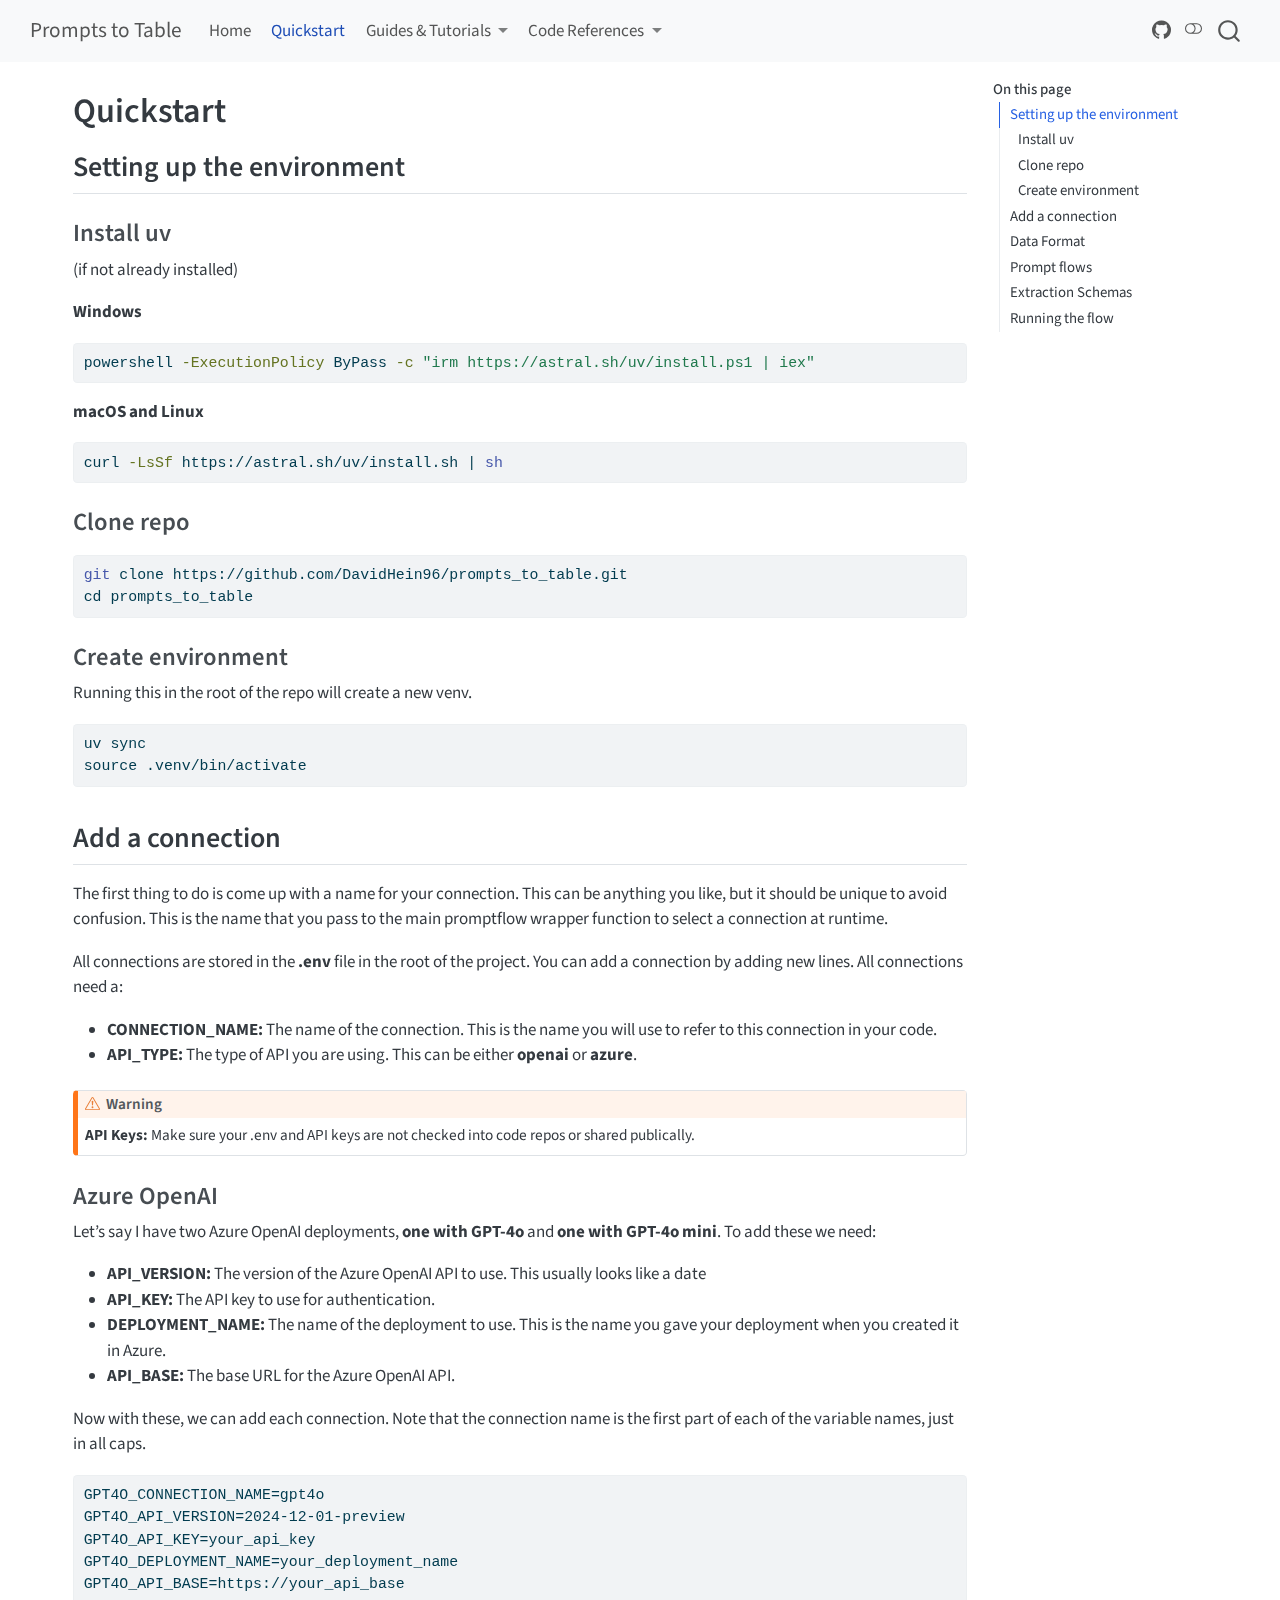
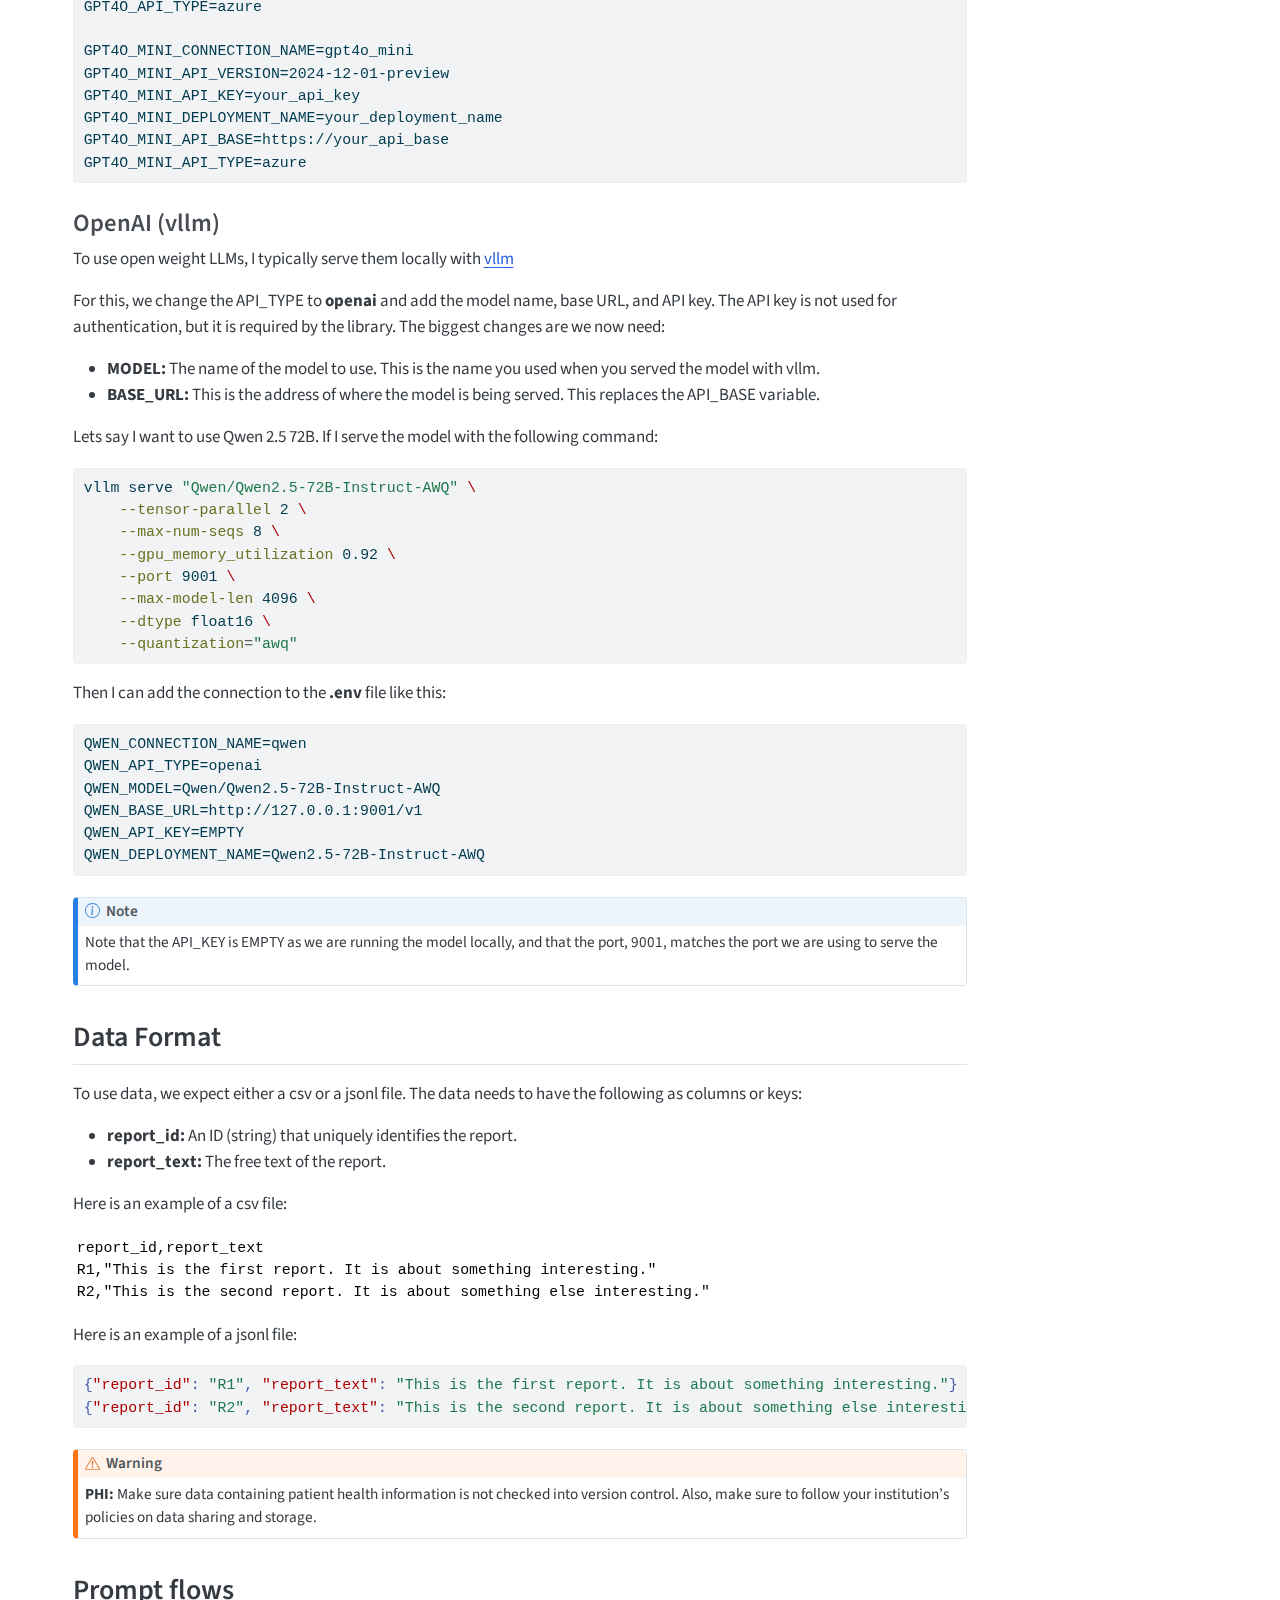
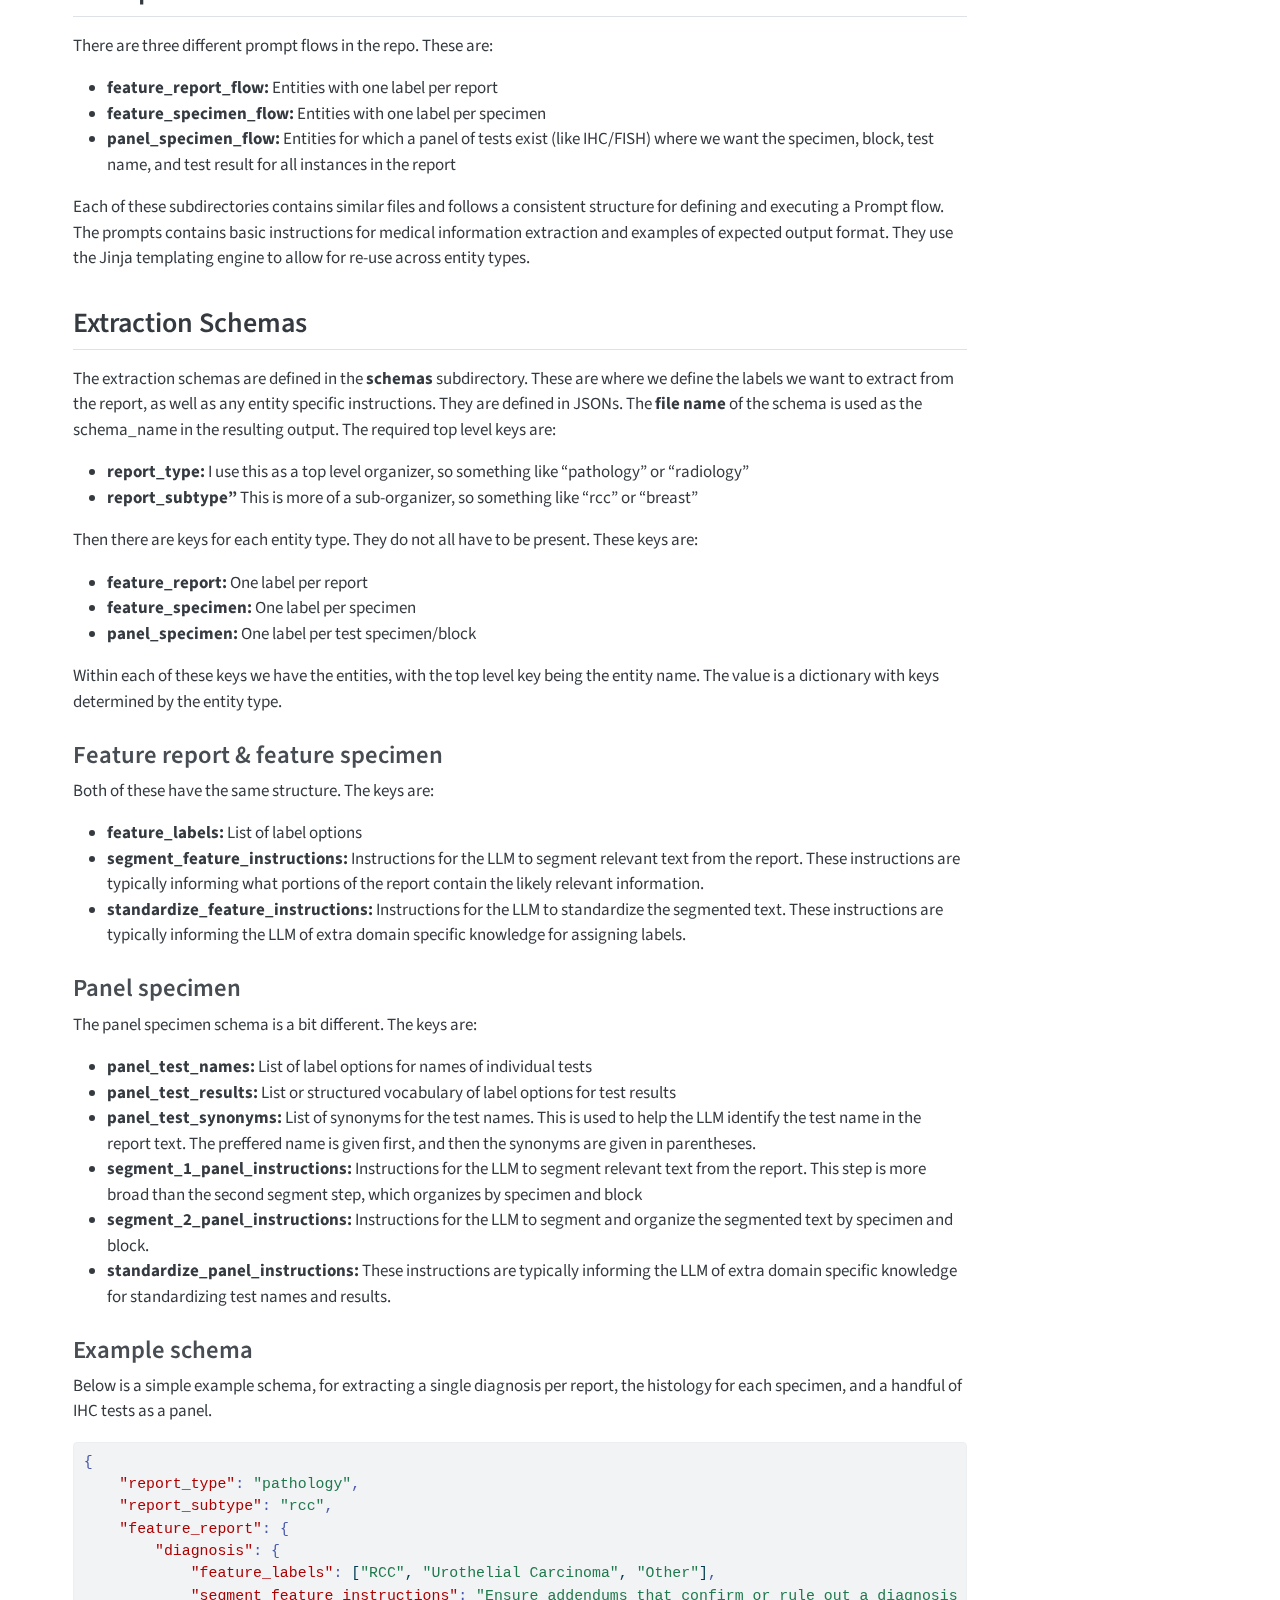
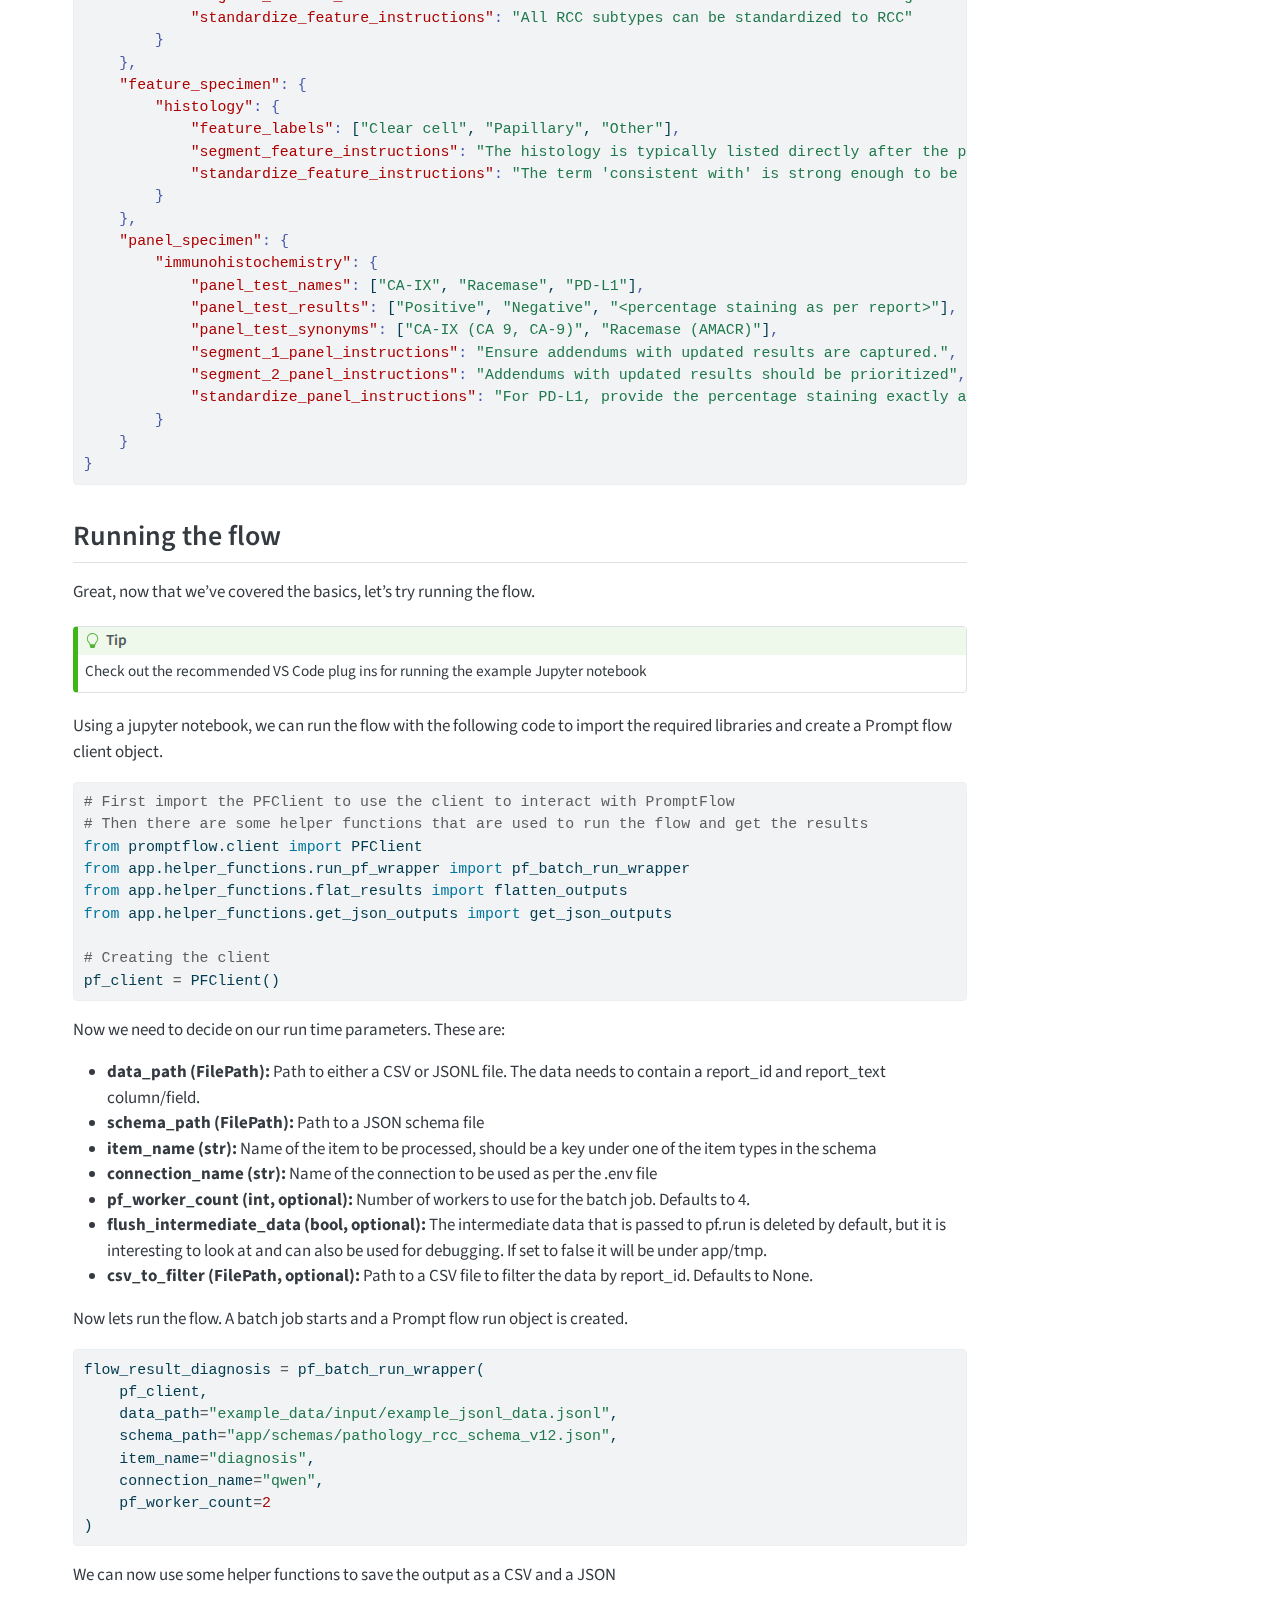
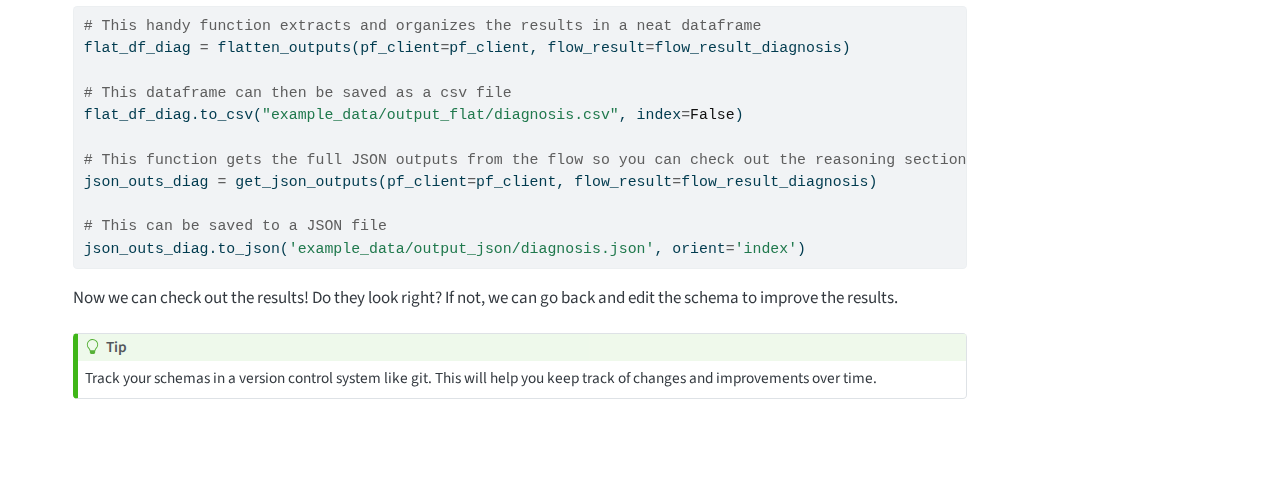
<file: docs/quickstart.html>
<!DOCTYPE html>
<html xmlns="http://www.w3.org/1999/xhtml" lang="en" xml:lang="en"><head>

<meta charset="utf-8">
<meta name="generator" content="quarto-1.4.550">

<meta name="viewport" content="width=device-width, initial-scale=1.0, user-scalable=yes">


<title>Prompts to Table - Quickstart</title>
<style>
code{white-space: pre-wrap;}
span.smallcaps{font-variant: small-caps;}
div.columns{display: flex; gap: min(4vw, 1.5em);}
div.column{flex: auto; overflow-x: auto;}
div.hanging-indent{margin-left: 1.5em; text-indent: -1.5em;}
ul.task-list{list-style: none;}
ul.task-list li input[type="checkbox"] {
  width: 0.8em;
  margin: 0 0.8em 0.2em -1em; /* quarto-specific, see https://github.com/quarto-dev/quarto-cli/issues/4556 */ 
  vertical-align: middle;
}
/* CSS for syntax highlighting */
pre > code.sourceCode { white-space: pre; position: relative; }
pre > code.sourceCode > span { line-height: 1.25; }
pre > code.sourceCode > span:empty { height: 1.2em; }
.sourceCode { overflow: visible; }
code.sourceCode > span { color: inherit; text-decoration: inherit; }
div.sourceCode { margin: 1em 0; }
pre.sourceCode { margin: 0; }
@media screen {
div.sourceCode { overflow: auto; }
}
@media print {
pre > code.sourceCode { white-space: pre-wrap; }
pre > code.sourceCode > span { text-indent: -5em; padding-left: 5em; }
}
pre.numberSource code
  { counter-reset: source-line 0; }
pre.numberSource code > span
  { position: relative; left: -4em; counter-increment: source-line; }
pre.numberSource code > span > a:first-child::before
  { content: counter(source-line);
    position: relative; left: -1em; text-align: right; vertical-align: baseline;
    border: none; display: inline-block;
    -webkit-touch-callout: none; -webkit-user-select: none;
    -khtml-user-select: none; -moz-user-select: none;
    -ms-user-select: none; user-select: none;
    padding: 0 4px; width: 4em;
  }
pre.numberSource { margin-left: 3em;  padding-left: 4px; }
div.sourceCode
  {   }
@media screen {
pre > code.sourceCode > span > a:first-child::before { text-decoration: underline; }
}
</style>


<script src="../site_libs/quarto-nav/quarto-nav.js"></script>
<script src="../site_libs/quarto-nav/headroom.min.js"></script>
<script src="../site_libs/clipboard/clipboard.min.js"></script>
<script src="../site_libs/quarto-search/autocomplete.umd.js"></script>
<script src="../site_libs/quarto-search/fuse.min.js"></script>
<script src="../site_libs/quarto-search/quarto-search.js"></script>
<meta name="quarto:offset" content="../">
<script src="../site_libs/quarto-html/quarto.js"></script>
<script src="../site_libs/quarto-html/popper.min.js"></script>
<script src="../site_libs/quarto-html/tippy.umd.min.js"></script>
<script src="../site_libs/quarto-html/anchor.min.js"></script>
<link href="../site_libs/quarto-html/tippy.css" rel="stylesheet">
<link href="../site_libs/quarto-html/quarto-syntax-highlighting.css" rel="stylesheet" class="quarto-color-scheme" id="quarto-text-highlighting-styles">
<link href="../site_libs/quarto-html/quarto-syntax-highlighting-dark.css" rel="prefetch" class="quarto-color-scheme quarto-color-alternate" id="quarto-text-highlighting-styles">
<script src="../site_libs/bootstrap/bootstrap.min.js"></script>
<link href="../site_libs/bootstrap/bootstrap-icons.css" rel="stylesheet">
<link href="../site_libs/bootstrap/bootstrap.min.css" rel="stylesheet" class="quarto-color-scheme" id="quarto-bootstrap" data-mode="light">
<link href="../site_libs/bootstrap/bootstrap-dark.min.css" rel="prefetch" class="quarto-color-scheme quarto-color-alternate" id="quarto-bootstrap" data-mode="dark">
<script id="quarto-search-options" type="application/json">{
  "location": "navbar",
  "copy-button": false,
  "collapse-after": 3,
  "panel-placement": "end",
  "type": "overlay",
  "limit": 50,
  "keyboard-shortcut": [
    "f",
    "/",
    "s"
  ],
  "show-item-context": false,
  "language": {
    "search-no-results-text": "No results",
    "search-matching-documents-text": "matching documents",
    "search-copy-link-title": "Copy link to search",
    "search-hide-matches-text": "Hide additional matches",
    "search-more-match-text": "more match in this document",
    "search-more-matches-text": "more matches in this document",
    "search-clear-button-title": "Clear",
    "search-text-placeholder": "",
    "search-detached-cancel-button-title": "Cancel",
    "search-submit-button-title": "Submit",
    "search-label": "Search"
  }
}</script>


<link rel="stylesheet" href="../docs/styles.css">
</head>

<body class="nav-fixed">

<div id="quarto-search-results"></div>
  <header id="quarto-header" class="headroom fixed-top">
    <nav class="navbar navbar-expand-lg " data-bs-theme="dark">
      <div class="navbar-container container-fluid">
      <div class="navbar-brand-container mx-auto">
    <a class="navbar-brand" href="../index.html">
    <span class="navbar-title">Prompts to Table</span>
    </a>
  </div>
            <div id="quarto-search" class="" title="Search"></div>
          <button class="navbar-toggler" type="button" data-bs-toggle="collapse" data-bs-target="#navbarCollapse" aria-controls="navbarCollapse" aria-expanded="false" aria-label="Toggle navigation" onclick="if (window.quartoToggleHeadroom) { window.quartoToggleHeadroom(); }">
  <span class="navbar-toggler-icon"></span>
</button>
          <div class="collapse navbar-collapse" id="navbarCollapse">
            <ul class="navbar-nav navbar-nav-scroll me-auto">
  <li class="nav-item">
    <a class="nav-link" href="../index.html"> 
<span class="menu-text">Home</span></a>
  </li>  
  <li class="nav-item">
    <a class="nav-link active" href="../docs/quickstart.html" aria-current="page"> 
<span class="menu-text">Quickstart</span></a>
  </li>  
  <li class="nav-item dropdown ">
    <a class="nav-link dropdown-toggle" href="#" id="nav-menu-guides--tutorials" role="button" data-bs-toggle="dropdown" aria-expanded="false">
 <span class="menu-text">Guides &amp; Tutorials</span>
    </a>
    <ul class="dropdown-menu" aria-labelledby="nav-menu-guides--tutorials">    
        <li>
    <a class="dropdown-item" href="../docs/guides_tutorials/basic_usage.html">
 <span class="dropdown-text">Basic Usage</span></a>
  </li>  
        <li>
    <a class="dropdown-item" href="../docs/guides_tutorials/flows.html">
 <span class="dropdown-text">Flow Types</span></a>
  </li>  
        <li>
    <a class="dropdown-item" href="../docs/guides_tutorials/editing_schemas.html">
 <span class="dropdown-text">Editing Schemas</span></a>
  </li>  
        <li>
    <a class="dropdown-item" href="../docs/guides_tutorials/editing_prompts.html">
 <span class="dropdown-text">Editing Prompts</span></a>
  </li>  
        <li>
    <a class="dropdown-item" href="../docs/guides_tutorials/adding_connections.html">
 <span class="dropdown-text">Adding Connections</span></a>
  </li>  
    </ul>
  </li>
  <li class="nav-item dropdown ">
    <a class="nav-link dropdown-toggle" href="#" id="nav-menu-code-references" role="button" data-bs-toggle="dropdown" aria-expanded="false">
 <span class="menu-text">Code References</span>
    </a>
    <ul class="dropdown-menu" aria-labelledby="nav-menu-code-references">    
        <li>
    <a class="dropdown-item" href="../docs/code_reference/run_pf_wrapper.html">
 <span class="dropdown-text">Batch Runner (<code>run_pf_wrapper</code>)</span></a>
  </li>  
        <li>
    <a class="dropdown-item" href="../docs/code_reference/prep_data.html">
 <span class="dropdown-text">Data Preparation (<code>prep_data</code>)</span></a>
  </li>  
        <li>
    <a class="dropdown-item" href="../docs/code_reference/flat_results.html">
 <span class="dropdown-text">Flattening Results (<code>flat_results</code>)</span></a>
  </li>  
        <li>
    <a class="dropdown-item" href="../docs/code_reference/schemas.html">
 <span class="dropdown-text">Data Schemas (<code>schema.py</code>)</span></a>
  </li>  
        <li>
    <a class="dropdown-item" href="../docs/code_reference/utilities.html">
 <span class="dropdown-text">Utilities</span></a>
  </li>  
    </ul>
  </li>
</ul>
            <ul class="navbar-nav navbar-nav-scroll ms-auto">
  <li class="nav-item compact">
    <a class="nav-link" href="https://github.com/DavidHein96/prompts_to_table"> <i class="bi bi-github" role="img" aria-label="GitHub repository">
</i> 
<span class="menu-text"></span></a>
  </li>  
</ul>
          </div> <!-- /navcollapse -->
          <div class="quarto-navbar-tools">
  <a href="" class="quarto-color-scheme-toggle quarto-navigation-tool  px-1" onclick="window.quartoToggleColorScheme(); return false;" title="Toggle dark mode"><i class="bi"></i></a>
</div>
      </div> <!-- /container-fluid -->
    </nav>
</header>
<!-- content -->
<div id="quarto-content" class="quarto-container page-columns page-rows-contents page-layout-full page-navbar">
<!-- sidebar -->
<!-- margin-sidebar -->
    <div id="quarto-margin-sidebar" class="sidebar margin-sidebar">
        <nav id="TOC" role="doc-toc" class="toc-active">
    <h2 id="toc-title">On this page</h2>
   
  <ul>
  <li><a href="#setting-up-the-environment" id="toc-setting-up-the-environment" class="nav-link active" data-scroll-target="#setting-up-the-environment">Setting up the environment</a>
  <ul class="collapse">
  <li><a href="#install-uv" id="toc-install-uv" class="nav-link" data-scroll-target="#install-uv">Install uv</a></li>
  <li><a href="#clone-repo" id="toc-clone-repo" class="nav-link" data-scroll-target="#clone-repo">Clone repo</a></li>
  <li><a href="#create-environment" id="toc-create-environment" class="nav-link" data-scroll-target="#create-environment">Create environment</a></li>
  </ul></li>
  <li><a href="#add-a-connection" id="toc-add-a-connection" class="nav-link" data-scroll-target="#add-a-connection">Add a connection</a>
  <ul class="collapse">
  <li><a href="#azure-openai" id="toc-azure-openai" class="nav-link" data-scroll-target="#azure-openai">Azure OpenAI</a></li>
  <li><a href="#openai-vllm" id="toc-openai-vllm" class="nav-link" data-scroll-target="#openai-vllm">OpenAI (vllm)</a></li>
  </ul></li>
  <li><a href="#data-format" id="toc-data-format" class="nav-link" data-scroll-target="#data-format">Data Format</a></li>
  <li><a href="#prompt-flows" id="toc-prompt-flows" class="nav-link" data-scroll-target="#prompt-flows">Prompt flows</a></li>
  <li><a href="#extraction-schemas" id="toc-extraction-schemas" class="nav-link" data-scroll-target="#extraction-schemas">Extraction Schemas</a>
  <ul class="collapse">
  <li><a href="#feature-report-feature-specimen" id="toc-feature-report-feature-specimen" class="nav-link" data-scroll-target="#feature-report-feature-specimen">Feature report &amp; feature specimen</a></li>
  <li><a href="#panel-specimen" id="toc-panel-specimen" class="nav-link" data-scroll-target="#panel-specimen">Panel specimen</a></li>
  <li><a href="#example-schema" id="toc-example-schema" class="nav-link" data-scroll-target="#example-schema">Example schema</a></li>
  </ul></li>
  <li><a href="#running-the-flow" id="toc-running-the-flow" class="nav-link" data-scroll-target="#running-the-flow">Running the flow</a></li>
  </ul>
</nav>
    </div>
<!-- main -->
<main class="content column-page-left" id="quarto-document-content">

<header id="title-block-header" class="quarto-title-block default">
<div class="quarto-title">
<h1 class="title">Quickstart</h1>
</div>



<div class="quarto-title-meta column-page-left">

    
  
    
  </div>
  


</header>


<section id="setting-up-the-environment" class="level2">
<h2 class="anchored" data-anchor-id="setting-up-the-environment">Setting up the environment</h2>
<section id="install-uv" class="level3">
<h3 class="anchored" data-anchor-id="install-uv">Install uv</h3>
<p>(if not already installed)</p>
<p><strong>Windows</strong></p>
<div class="sourceCode" id="cb1"><pre class="sourceCode bash code-with-copy"><code class="sourceCode bash"><span id="cb1-1"><a href="#cb1-1" aria-hidden="true" tabindex="-1"></a><span class="ex">powershell</span> <span class="at">-ExecutionPolicy</span> ByPass <span class="at">-c</span> <span class="st">"irm https://astral.sh/uv/install.ps1 | iex"</span></span></code><button title="Copy to Clipboard" class="code-copy-button"><i class="bi"></i></button></pre></div>
<p><strong>macOS and Linux</strong></p>
<div class="sourceCode" id="cb2"><pre class="sourceCode bash code-with-copy"><code class="sourceCode bash"><span id="cb2-1"><a href="#cb2-1" aria-hidden="true" tabindex="-1"></a><span class="ex">curl</span> <span class="at">-LsSf</span> https://astral.sh/uv/install.sh <span class="kw">|</span> <span class="fu">sh</span></span></code><button title="Copy to Clipboard" class="code-copy-button"><i class="bi"></i></button></pre></div>
</section>
<section id="clone-repo" class="level3">
<h3 class="anchored" data-anchor-id="clone-repo">Clone repo</h3>
<div class="sourceCode" id="cb3"><pre class="sourceCode bash code-with-copy"><code class="sourceCode bash"><span id="cb3-1"><a href="#cb3-1" aria-hidden="true" tabindex="-1"></a><span class="fu">git</span> clone https://github.com/DavidHein96/prompts_to_table.git</span>
<span id="cb3-2"><a href="#cb3-2" aria-hidden="true" tabindex="-1"></a><span class="bu">cd</span> prompts_to_table</span></code><button title="Copy to Clipboard" class="code-copy-button"><i class="bi"></i></button></pre></div>
</section>
<section id="create-environment" class="level3">
<h3 class="anchored" data-anchor-id="create-environment">Create environment</h3>
<p>Running this in the root of the repo will create a new venv.</p>
<div class="sourceCode" id="cb4"><pre class="sourceCode bash code-with-copy"><code class="sourceCode bash"><span id="cb4-1"><a href="#cb4-1" aria-hidden="true" tabindex="-1"></a><span class="ex">uv</span> sync</span>
<span id="cb4-2"><a href="#cb4-2" aria-hidden="true" tabindex="-1"></a><span class="bu">source</span> .venv/bin/activate</span></code><button title="Copy to Clipboard" class="code-copy-button"><i class="bi"></i></button></pre></div>
</section>
</section>
<section id="add-a-connection" class="level2">
<h2 class="anchored" data-anchor-id="add-a-connection">Add a connection</h2>
<p>The first thing to do is come up with a name for your connection. This can be anything you like, but it should be unique to avoid confusion. This is the name that you pass to the main promptflow wrapper function to select a connection at runtime.</p>
<p>All connections are stored in the <strong>.env</strong> file in the root of the project. You can add a connection by adding new lines. All connections need a:</p>
<ul>
<li><strong>CONNECTION_NAME:</strong> The name of the connection. This is the name you will use to refer to this connection in your code.</li>
<li><strong>API_TYPE:</strong> The type of API you are using. This can be either <strong>openai</strong> or <strong>azure</strong>.</li>
</ul>
<div class="callout callout-style-default callout-warning callout-titled">
<div class="callout-header d-flex align-content-center">
<div class="callout-icon-container">
<i class="callout-icon"></i>
</div>
<div class="callout-title-container flex-fill">
Warning
</div>
</div>
<div class="callout-body-container callout-body">
<p><strong>API Keys:</strong> Make sure your .env and API keys are not checked into code repos or shared publically.</p>
</div>
</div>
<section id="azure-openai" class="level3">
<h3 class="anchored" data-anchor-id="azure-openai">Azure OpenAI</h3>
<p>Let’s say I have two Azure OpenAI deployments, <strong>one with GPT-4o</strong> and <strong>one with GPT-4o mini</strong>. To add these we need:</p>
<ul>
<li><strong>API_VERSION:</strong> The version of the Azure OpenAI API to use. This usually looks like a date</li>
<li><strong>API_KEY:</strong> The API key to use for authentication.</li>
<li><strong>DEPLOYMENT_NAME:</strong> The name of the deployment to use. This is the name you gave your deployment when you created it in Azure.</li>
<li><strong>API_BASE:</strong> The base URL for the Azure OpenAI API.</li>
</ul>
<p>Now with these, we can add each connection. Note that the connection name is the first part of each of the variable names, just in all caps.</p>
<div class="sourceCode" id="cb5"><pre class="sourceCode markdown code-with-copy"><code class="sourceCode markdown"><span id="cb5-1"><a href="#cb5-1" aria-hidden="true" tabindex="-1"></a>GPT4O_CONNECTION_NAME=gpt4o</span>
<span id="cb5-2"><a href="#cb5-2" aria-hidden="true" tabindex="-1"></a>GPT4O_API_VERSION=2024-12-01-preview</span>
<span id="cb5-3"><a href="#cb5-3" aria-hidden="true" tabindex="-1"></a>GPT4O_API_KEY=your_api_key</span>
<span id="cb5-4"><a href="#cb5-4" aria-hidden="true" tabindex="-1"></a>GPT4O_DEPLOYMENT_NAME=your_deployment_name</span>
<span id="cb5-5"><a href="#cb5-5" aria-hidden="true" tabindex="-1"></a>GPT4O_API_BASE=https://your_api_base</span>
<span id="cb5-6"><a href="#cb5-6" aria-hidden="true" tabindex="-1"></a>GPT4O_API_TYPE=azure</span>
<span id="cb5-7"><a href="#cb5-7" aria-hidden="true" tabindex="-1"></a></span>
<span id="cb5-8"><a href="#cb5-8" aria-hidden="true" tabindex="-1"></a>GPT4O_MINI_CONNECTION_NAME=gpt4o_mini</span>
<span id="cb5-9"><a href="#cb5-9" aria-hidden="true" tabindex="-1"></a>GPT4O_MINI_API_VERSION=2024-12-01-preview</span>
<span id="cb5-10"><a href="#cb5-10" aria-hidden="true" tabindex="-1"></a>GPT4O_MINI_API_KEY=your_api_key</span>
<span id="cb5-11"><a href="#cb5-11" aria-hidden="true" tabindex="-1"></a>GPT4O_MINI_DEPLOYMENT_NAME=your_deployment_name</span>
<span id="cb5-12"><a href="#cb5-12" aria-hidden="true" tabindex="-1"></a>GPT4O_MINI_API_BASE=https://your_api_base</span>
<span id="cb5-13"><a href="#cb5-13" aria-hidden="true" tabindex="-1"></a>GPT4O_MINI_API_TYPE=azure</span></code><button title="Copy to Clipboard" class="code-copy-button"><i class="bi"></i></button></pre></div>
</section>
<section id="openai-vllm" class="level3">
<h3 class="anchored" data-anchor-id="openai-vllm">OpenAI (vllm)</h3>
<p>To use open weight LLMs, I typically serve them locally with <a href="https://docs.vllm.ai/en/latest/">vllm</a></p>
<p>For this, we change the API_TYPE to <strong>openai</strong> and add the model name, base URL, and API key. The API key is not used for authentication, but it is required by the library. The biggest changes are we now need:</p>
<ul>
<li><strong>MODEL:</strong> The name of the model to use. This is the name you used when you served the model with vllm.</li>
<li><strong>BASE_URL:</strong> This is the address of where the model is being served. This replaces the API_BASE variable.</li>
</ul>
<p>Lets say I want to use Qwen 2.5 72B. If I serve the model with the following command:</p>
<div class="sourceCode" id="cb6"><pre class="sourceCode bash code-with-copy"><code class="sourceCode bash"><span id="cb6-1"><a href="#cb6-1" aria-hidden="true" tabindex="-1"></a><span class="ex">vllm</span> serve <span class="st">"Qwen/Qwen2.5-72B-Instruct-AWQ"</span> <span class="dt">\</span></span>
<span id="cb6-2"><a href="#cb6-2" aria-hidden="true" tabindex="-1"></a>    <span class="at">--tensor-parallel</span> 2 <span class="dt">\</span></span>
<span id="cb6-3"><a href="#cb6-3" aria-hidden="true" tabindex="-1"></a>    <span class="at">--max-num-seqs</span> 8 <span class="dt">\</span></span>
<span id="cb6-4"><a href="#cb6-4" aria-hidden="true" tabindex="-1"></a>    <span class="at">--gpu_memory_utilization</span> 0.92 <span class="dt">\</span></span>
<span id="cb6-5"><a href="#cb6-5" aria-hidden="true" tabindex="-1"></a>    <span class="at">--port</span> 9001 <span class="dt">\</span></span>
<span id="cb6-6"><a href="#cb6-6" aria-hidden="true" tabindex="-1"></a>    <span class="at">--max-model-len</span> 4096 <span class="dt">\</span></span>
<span id="cb6-7"><a href="#cb6-7" aria-hidden="true" tabindex="-1"></a>    <span class="at">--dtype</span> float16 <span class="dt">\</span></span>
<span id="cb6-8"><a href="#cb6-8" aria-hidden="true" tabindex="-1"></a>    <span class="at">--quantization</span><span class="op">=</span><span class="st">"awq"</span></span></code><button title="Copy to Clipboard" class="code-copy-button"><i class="bi"></i></button></pre></div>
<p>Then I can add the connection to the <strong>.env</strong> file like this:</p>
<div class="sourceCode" id="cb7"><pre class="sourceCode markdown code-with-copy"><code class="sourceCode markdown"><span id="cb7-1"><a href="#cb7-1" aria-hidden="true" tabindex="-1"></a>QWEN_CONNECTION_NAME=qwen</span>
<span id="cb7-2"><a href="#cb7-2" aria-hidden="true" tabindex="-1"></a>QWEN_API_TYPE=openai</span>
<span id="cb7-3"><a href="#cb7-3" aria-hidden="true" tabindex="-1"></a>QWEN_MODEL=Qwen/Qwen2.5-72B-Instruct-AWQ</span>
<span id="cb7-4"><a href="#cb7-4" aria-hidden="true" tabindex="-1"></a>QWEN_BASE_URL=http://127.0.0.1:9001/v1</span>
<span id="cb7-5"><a href="#cb7-5" aria-hidden="true" tabindex="-1"></a>QWEN_API_KEY=EMPTY</span>
<span id="cb7-6"><a href="#cb7-6" aria-hidden="true" tabindex="-1"></a>QWEN_DEPLOYMENT_NAME=Qwen2.5-72B-Instruct-AWQ</span></code><button title="Copy to Clipboard" class="code-copy-button"><i class="bi"></i></button></pre></div>
<div class="callout callout-style-default callout-note callout-titled">
<div class="callout-header d-flex align-content-center">
<div class="callout-icon-container">
<i class="callout-icon"></i>
</div>
<div class="callout-title-container flex-fill">
Note
</div>
</div>
<div class="callout-body-container callout-body">
<p>Note that the API_KEY is EMPTY as we are running the model locally, and that the port, 9001, matches the port we are using to serve the model.</p>
</div>
</div>
</section>
</section>
<section id="data-format" class="level2">
<h2 class="anchored" data-anchor-id="data-format">Data Format</h2>
<p>To use data, we expect either a csv or a jsonl file. The data needs to have the following as columns or keys:</p>
<ul>
<li><strong>report_id:</strong> An ID (string) that uniquely identifies the report.</li>
<li><strong>report_text:</strong> The free text of the report.</li>
</ul>
<p>Here is an example of a csv file:</p>
<pre class="csv"><code>report_id,report_text
R1,"This is the first report. It is about something interesting."
R2,"This is the second report. It is about something else interesting."</code></pre>
<p>Here is an example of a jsonl file:</p>
<div class="sourceCode" id="cb9"><pre class="sourceCode json code-with-copy"><code class="sourceCode json"><span id="cb9-1"><a href="#cb9-1" aria-hidden="true" tabindex="-1"></a><span class="fu">{</span><span class="dt">"report_id"</span><span class="fu">:</span> <span class="st">"R1"</span><span class="fu">,</span> <span class="dt">"report_text"</span><span class="fu">:</span> <span class="st">"This is the first report. It is about something interesting."</span><span class="fu">}</span></span>
<span id="cb9-2"><a href="#cb9-2" aria-hidden="true" tabindex="-1"></a><span class="fu">{</span><span class="dt">"report_id"</span><span class="fu">:</span> <span class="st">"R2"</span><span class="fu">,</span> <span class="dt">"report_text"</span><span class="fu">:</span> <span class="st">"This is the second report. It is about something else interesting."</span><span class="fu">}</span></span></code><button title="Copy to Clipboard" class="code-copy-button"><i class="bi"></i></button></pre></div>
<div class="callout callout-style-default callout-warning callout-titled">
<div class="callout-header d-flex align-content-center">
<div class="callout-icon-container">
<i class="callout-icon"></i>
</div>
<div class="callout-title-container flex-fill">
Warning
</div>
</div>
<div class="callout-body-container callout-body">
<p><strong>PHI:</strong> Make sure data containing patient health information is not checked into version control. Also, make sure to follow your institution’s policies on data sharing and storage.</p>
</div>
</div>
</section>
<section id="prompt-flows" class="level2">
<h2 class="anchored" data-anchor-id="prompt-flows">Prompt flows</h2>
<p>There are three different prompt flows in the repo. These are:</p>
<ul>
<li><strong>feature_report_flow:</strong> Entities with one label per report</li>
<li><strong>feature_specimen_flow:</strong> Entities with one label per specimen</li>
<li><strong>panel_specimen_flow:</strong> Entities for which a panel of tests exist (like IHC/FISH) where we want the specimen, block, test name, and test result for all instances in the report</li>
</ul>
<p>Each of these subdirectories contains similar files and follows a consistent structure for defining and executing a Prompt flow. The prompts contains basic instructions for medical information extraction and examples of expected output format. They use the Jinja templating engine to allow for re-use across entity types.</p>
</section>
<section id="extraction-schemas" class="level2">
<h2 class="anchored" data-anchor-id="extraction-schemas">Extraction Schemas</h2>
<p>The extraction schemas are defined in the <strong>schemas</strong> subdirectory. These are where we define the labels we want to extract from the report, as well as any entity specific instructions. They are defined in JSONs. The <strong>file name</strong> of the schema is used as the schema_name in the resulting output. The required top level keys are:</p>
<ul>
<li><strong>report_type:</strong> I use this as a top level organizer, so something like “pathology” or “radiology”</li>
<li><strong>report_subtype”</strong> This is more of a sub-organizer, so something like “rcc” or “breast”</li>
</ul>
<p>Then there are keys for each entity type. They do not all have to be present. These keys are:</p>
<ul>
<li><strong>feature_report:</strong> One label per report</li>
<li><strong>feature_specimen:</strong> One label per specimen</li>
<li><strong>panel_specimen:</strong> One label per test specimen/block</li>
</ul>
<p>Within each of these keys we have the entities, with the top level key being the entity name. The value is a dictionary with keys determined by the entity type.</p>
<section id="feature-report-feature-specimen" class="level3">
<h3 class="anchored" data-anchor-id="feature-report-feature-specimen">Feature report &amp; feature specimen</h3>
<p>Both of these have the same structure. The keys are:</p>
<ul>
<li><strong>feature_labels:</strong> List of label options</li>
<li><strong>segment_feature_instructions:</strong> Instructions for the LLM to segment relevant text from the report. These instructions are typically informing what portions of the report contain the likely relevant information.</li>
<li><strong>standardize_feature_instructions:</strong> Instructions for the LLM to standardize the segmented text. These instructions are typically informing the LLM of extra domain specific knowledge for assigning labels.</li>
</ul>
</section>
<section id="panel-specimen" class="level3">
<h3 class="anchored" data-anchor-id="panel-specimen">Panel specimen</h3>
<p>The panel specimen schema is a bit different. The keys are:</p>
<ul>
<li><strong>panel_test_names:</strong> List of label options for names of individual tests</li>
<li><strong>panel_test_results:</strong> List or structured vocabulary of label options for test results</li>
<li><strong>panel_test_synonyms:</strong> List of synonyms for the test names. This is used to help the LLM identify the test name in the report text. The preffered name is given first, and then the synonyms are given in parentheses.</li>
<li><strong>segment_1_panel_instructions:</strong> Instructions for the LLM to segment relevant text from the report. This step is more broad than the second segment step, which organizes by specimen and block</li>
<li><strong>segment_2_panel_instructions:</strong> Instructions for the LLM to segment and organize the segmented text by specimen and block.</li>
<li><strong>standardize_panel_instructions:</strong> These instructions are typically informing the LLM of extra domain specific knowledge for standardizing test names and results.</li>
</ul>
</section>
<section id="example-schema" class="level3">
<h3 class="anchored" data-anchor-id="example-schema">Example schema</h3>
<p>Below is a simple example schema, for extracting a single diagnosis per report, the histology for each specimen, and a handful of IHC tests as a panel.</p>
<div class="sourceCode" id="cb10"><pre class="sourceCode json code-with-copy"><code class="sourceCode json"><span id="cb10-1"><a href="#cb10-1" aria-hidden="true" tabindex="-1"></a><span class="fu">{</span></span>
<span id="cb10-2"><a href="#cb10-2" aria-hidden="true" tabindex="-1"></a>    <span class="dt">"report_type"</span><span class="fu">:</span> <span class="st">"pathology"</span><span class="fu">,</span></span>
<span id="cb10-3"><a href="#cb10-3" aria-hidden="true" tabindex="-1"></a>    <span class="dt">"report_subtype"</span><span class="fu">:</span> <span class="st">"rcc"</span><span class="fu">,</span></span>
<span id="cb10-4"><a href="#cb10-4" aria-hidden="true" tabindex="-1"></a>    <span class="dt">"feature_report"</span><span class="fu">:</span> <span class="fu">{</span></span>
<span id="cb10-5"><a href="#cb10-5" aria-hidden="true" tabindex="-1"></a>        <span class="dt">"diagnosis"</span><span class="fu">:</span> <span class="fu">{</span></span>
<span id="cb10-6"><a href="#cb10-6" aria-hidden="true" tabindex="-1"></a>            <span class="dt">"feature_labels"</span><span class="fu">:</span> <span class="ot">[</span><span class="st">"RCC"</span><span class="ot">,</span> <span class="st">"Urothelial Carcinoma"</span><span class="ot">,</span> <span class="st">"Other"</span><span class="ot">]</span><span class="fu">,</span></span>
<span id="cb10-7"><a href="#cb10-7" aria-hidden="true" tabindex="-1"></a>            <span class="dt">"segment_feature_instructions"</span><span class="fu">:</span> <span class="st">"Ensure addendums that confirm or rule out a diagnosis are segmented."</span><span class="fu">,</span></span>
<span id="cb10-8"><a href="#cb10-8" aria-hidden="true" tabindex="-1"></a>            <span class="dt">"standardize_feature_instructions"</span><span class="fu">:</span> <span class="st">"All RCC subtypes can be standardized to RCC"</span></span>
<span id="cb10-9"><a href="#cb10-9" aria-hidden="true" tabindex="-1"></a>        <span class="fu">}</span></span>
<span id="cb10-10"><a href="#cb10-10" aria-hidden="true" tabindex="-1"></a>    <span class="fu">},</span></span>
<span id="cb10-11"><a href="#cb10-11" aria-hidden="true" tabindex="-1"></a>    <span class="dt">"feature_specimen"</span><span class="fu">:</span> <span class="fu">{</span></span>
<span id="cb10-12"><a href="#cb10-12" aria-hidden="true" tabindex="-1"></a>        <span class="dt">"histology"</span><span class="fu">:</span> <span class="fu">{</span></span>
<span id="cb10-13"><a href="#cb10-13" aria-hidden="true" tabindex="-1"></a>            <span class="dt">"feature_labels"</span><span class="fu">:</span> <span class="ot">[</span><span class="st">"Clear cell"</span><span class="ot">,</span> <span class="st">"Papillary"</span><span class="ot">,</span> <span class="st">"Other"</span><span class="ot">]</span><span class="fu">,</span></span>
<span id="cb10-14"><a href="#cb10-14" aria-hidden="true" tabindex="-1"></a>            <span class="dt">"segment_feature_instructions"</span><span class="fu">:</span> <span class="st">"The histology is typically listed directly after the procedure."</span><span class="fu">,</span></span>
<span id="cb10-15"><a href="#cb10-15" aria-hidden="true" tabindex="-1"></a>            <span class="dt">"standardize_feature_instructions"</span><span class="fu">:</span> <span class="st">"The term 'consistent with' is strong enough to be conclusive."</span></span>
<span id="cb10-16"><a href="#cb10-16" aria-hidden="true" tabindex="-1"></a>        <span class="fu">}</span></span>
<span id="cb10-17"><a href="#cb10-17" aria-hidden="true" tabindex="-1"></a>    <span class="fu">},</span></span>
<span id="cb10-18"><a href="#cb10-18" aria-hidden="true" tabindex="-1"></a>    <span class="dt">"panel_specimen"</span><span class="fu">:</span> <span class="fu">{</span></span>
<span id="cb10-19"><a href="#cb10-19" aria-hidden="true" tabindex="-1"></a>        <span class="dt">"immunohistochemistry"</span><span class="fu">:</span> <span class="fu">{</span></span>
<span id="cb10-20"><a href="#cb10-20" aria-hidden="true" tabindex="-1"></a>            <span class="dt">"panel_test_names"</span><span class="fu">:</span> <span class="ot">[</span><span class="st">"CA-IX"</span><span class="ot">,</span> <span class="st">"Racemase"</span><span class="ot">,</span> <span class="st">"PD-L1"</span><span class="ot">]</span><span class="fu">,</span></span>
<span id="cb10-21"><a href="#cb10-21" aria-hidden="true" tabindex="-1"></a>            <span class="dt">"panel_test_results"</span><span class="fu">:</span> <span class="ot">[</span><span class="st">"Positive"</span><span class="ot">,</span> <span class="st">"Negative"</span><span class="ot">,</span> <span class="st">"&lt;percentage staining as per report&gt;"</span><span class="ot">]</span><span class="fu">,</span></span>
<span id="cb10-22"><a href="#cb10-22" aria-hidden="true" tabindex="-1"></a>            <span class="dt">"panel_test_synonyms"</span><span class="fu">:</span> <span class="ot">[</span><span class="st">"CA-IX (CA 9, CA-9)"</span><span class="ot">,</span> <span class="st">"Racemase (AMACR)"</span><span class="ot">]</span><span class="fu">,</span></span>
<span id="cb10-23"><a href="#cb10-23" aria-hidden="true" tabindex="-1"></a>            <span class="dt">"segment_1_panel_instructions"</span><span class="fu">:</span> <span class="st">"Ensure addendums with updated results are captured."</span><span class="fu">,</span></span>
<span id="cb10-24"><a href="#cb10-24" aria-hidden="true" tabindex="-1"></a>            <span class="dt">"segment_2_panel_instructions"</span><span class="fu">:</span> <span class="st">"Addendums with updated results should be prioritized"</span><span class="fu">,</span></span>
<span id="cb10-25"><a href="#cb10-25" aria-hidden="true" tabindex="-1"></a>            <span class="dt">"standardize_panel_instructions"</span><span class="fu">:</span> <span class="st">"For PD-L1, provide the percentage staining exactly as stated in the report, so including greater than or less than symbols."</span></span>
<span id="cb10-26"><a href="#cb10-26" aria-hidden="true" tabindex="-1"></a>        <span class="fu">}</span></span>
<span id="cb10-27"><a href="#cb10-27" aria-hidden="true" tabindex="-1"></a>    <span class="fu">}</span></span>
<span id="cb10-28"><a href="#cb10-28" aria-hidden="true" tabindex="-1"></a><span class="fu">}</span></span></code><button title="Copy to Clipboard" class="code-copy-button"><i class="bi"></i></button></pre></div>
</section>
</section>
<section id="running-the-flow" class="level2">
<h2 class="anchored" data-anchor-id="running-the-flow">Running the flow</h2>
<p>Great, now that we’ve covered the basics, let’s try running the flow.</p>
<div class="callout callout-style-default callout-tip callout-titled">
<div class="callout-header d-flex align-content-center">
<div class="callout-icon-container">
<i class="callout-icon"></i>
</div>
<div class="callout-title-container flex-fill">
Tip
</div>
</div>
<div class="callout-body-container callout-body">
<p>Check out the recommended VS Code plug ins for running the example Jupyter notebook</p>
</div>
</div>
<p>Using a jupyter notebook, we can run the flow with the following code to import the required libraries and create a Prompt flow client object.</p>
<div class="sourceCode" id="cb11"><pre class="sourceCode python code-with-copy"><code class="sourceCode python"><span id="cb11-1"><a href="#cb11-1" aria-hidden="true" tabindex="-1"></a><span class="co"># First import the PFClient to use the client to interact with PromptFlow</span></span>
<span id="cb11-2"><a href="#cb11-2" aria-hidden="true" tabindex="-1"></a><span class="co"># Then there are some helper functions that are used to run the flow and get the results</span></span>
<span id="cb11-3"><a href="#cb11-3" aria-hidden="true" tabindex="-1"></a><span class="im">from</span> promptflow.client <span class="im">import</span> PFClient</span>
<span id="cb11-4"><a href="#cb11-4" aria-hidden="true" tabindex="-1"></a><span class="im">from</span> app.helper_functions.run_pf_wrapper <span class="im">import</span> pf_batch_run_wrapper</span>
<span id="cb11-5"><a href="#cb11-5" aria-hidden="true" tabindex="-1"></a><span class="im">from</span> app.helper_functions.flat_results <span class="im">import</span> flatten_outputs</span>
<span id="cb11-6"><a href="#cb11-6" aria-hidden="true" tabindex="-1"></a><span class="im">from</span> app.helper_functions.get_json_outputs <span class="im">import</span> get_json_outputs</span>
<span id="cb11-7"><a href="#cb11-7" aria-hidden="true" tabindex="-1"></a></span>
<span id="cb11-8"><a href="#cb11-8" aria-hidden="true" tabindex="-1"></a><span class="co"># Creating the client</span></span>
<span id="cb11-9"><a href="#cb11-9" aria-hidden="true" tabindex="-1"></a>pf_client <span class="op">=</span> PFClient()</span></code><button title="Copy to Clipboard" class="code-copy-button"><i class="bi"></i></button></pre></div>
<p>Now we need to decide on our run time parameters. These are:</p>
<ul>
<li><strong>data_path (FilePath):</strong> Path to either a CSV or JSONL file. The data needs to contain a report_id and report_text column/field.</li>
<li><strong>schema_path (FilePath):</strong> Path to a JSON schema file</li>
<li><strong>item_name (str):</strong> Name of the item to be processed, should be a key under one of the item types in the schema</li>
<li><strong>connection_name (str):</strong> Name of the connection to be used as per the .env file</li>
<li><strong>pf_worker_count (int, optional):</strong> Number of workers to use for the batch job. Defaults to 4.</li>
<li><strong>flush_intermediate_data (bool, optional):</strong> The intermediate data that is passed to pf.run is deleted by default, but it is interesting to look at and can also be used for debugging. If set to false it will be under app/tmp.</li>
<li><strong>csv_to_filter (FilePath, optional):</strong> Path to a CSV file to filter the data by report_id. Defaults to None.</li>
</ul>
<p>Now lets run the flow. A batch job starts and a Prompt flow run object is created.</p>
<div class="sourceCode" id="cb12"><pre class="sourceCode python code-with-copy"><code class="sourceCode python"><span id="cb12-1"><a href="#cb12-1" aria-hidden="true" tabindex="-1"></a>flow_result_diagnosis <span class="op">=</span> pf_batch_run_wrapper(</span>
<span id="cb12-2"><a href="#cb12-2" aria-hidden="true" tabindex="-1"></a>    pf_client, </span>
<span id="cb12-3"><a href="#cb12-3" aria-hidden="true" tabindex="-1"></a>    data_path<span class="op">=</span><span class="st">"example_data/input/example_jsonl_data.jsonl"</span>,</span>
<span id="cb12-4"><a href="#cb12-4" aria-hidden="true" tabindex="-1"></a>    schema_path<span class="op">=</span><span class="st">"app/schemas/pathology_rcc_schema_v12.json"</span>,</span>
<span id="cb12-5"><a href="#cb12-5" aria-hidden="true" tabindex="-1"></a>    item_name<span class="op">=</span><span class="st">"diagnosis"</span>, </span>
<span id="cb12-6"><a href="#cb12-6" aria-hidden="true" tabindex="-1"></a>    connection_name<span class="op">=</span><span class="st">"qwen"</span>, </span>
<span id="cb12-7"><a href="#cb12-7" aria-hidden="true" tabindex="-1"></a>    pf_worker_count<span class="op">=</span><span class="dv">2</span></span>
<span id="cb12-8"><a href="#cb12-8" aria-hidden="true" tabindex="-1"></a>)</span></code><button title="Copy to Clipboard" class="code-copy-button"><i class="bi"></i></button></pre></div>
<p>We can now use some helper functions to save the output as a CSV and a JSON</p>
<div class="sourceCode" id="cb13"><pre class="sourceCode python code-with-copy"><code class="sourceCode python"><span id="cb13-1"><a href="#cb13-1" aria-hidden="true" tabindex="-1"></a><span class="co"># This handy function extracts and organizes the results in a neat dataframe </span></span>
<span id="cb13-2"><a href="#cb13-2" aria-hidden="true" tabindex="-1"></a>flat_df_diag <span class="op">=</span> flatten_outputs(pf_client<span class="op">=</span>pf_client, flow_result<span class="op">=</span>flow_result_diagnosis)</span>
<span id="cb13-3"><a href="#cb13-3" aria-hidden="true" tabindex="-1"></a></span>
<span id="cb13-4"><a href="#cb13-4" aria-hidden="true" tabindex="-1"></a><span class="co"># This dataframe can then be saved as a csv file</span></span>
<span id="cb13-5"><a href="#cb13-5" aria-hidden="true" tabindex="-1"></a>flat_df_diag.to_csv(<span class="st">"example_data/output_flat/diagnosis.csv"</span>, index<span class="op">=</span><span class="va">False</span>)</span>
<span id="cb13-6"><a href="#cb13-6" aria-hidden="true" tabindex="-1"></a></span>
<span id="cb13-7"><a href="#cb13-7" aria-hidden="true" tabindex="-1"></a><span class="co"># This function gets the full JSON outputs from the flow so you can check out the reasoning sections</span></span>
<span id="cb13-8"><a href="#cb13-8" aria-hidden="true" tabindex="-1"></a>json_outs_diag <span class="op">=</span> get_json_outputs(pf_client<span class="op">=</span>pf_client, flow_result<span class="op">=</span>flow_result_diagnosis)</span>
<span id="cb13-9"><a href="#cb13-9" aria-hidden="true" tabindex="-1"></a></span>
<span id="cb13-10"><a href="#cb13-10" aria-hidden="true" tabindex="-1"></a><span class="co"># This can be saved to a JSON file</span></span>
<span id="cb13-11"><a href="#cb13-11" aria-hidden="true" tabindex="-1"></a>json_outs_diag.to_json(<span class="st">'example_data/output_json/diagnosis.json'</span>, orient<span class="op">=</span><span class="st">'index'</span>)</span></code><button title="Copy to Clipboard" class="code-copy-button"><i class="bi"></i></button></pre></div>
<p>Now we can check out the results! Do they look right? If not, we can go back and edit the schema to improve the results.</p>
<div class="callout callout-style-default callout-tip callout-titled">
<div class="callout-header d-flex align-content-center">
<div class="callout-icon-container">
<i class="callout-icon"></i>
</div>
<div class="callout-title-container flex-fill">
Tip
</div>
</div>
<div class="callout-body-container callout-body">
<p>Track your schemas in a version control system like git. This will help you keep track of changes and improvements over time.</p>
</div>
</div>


</section>

</main> <!-- /main -->
<script id="quarto-html-after-body" type="application/javascript">
window.document.addEventListener("DOMContentLoaded", function (event) {
  const toggleBodyColorMode = (bsSheetEl) => {
    const mode = bsSheetEl.getAttribute("data-mode");
    const bodyEl = window.document.querySelector("body");
    if (mode === "dark") {
      bodyEl.classList.add("quarto-dark");
      bodyEl.classList.remove("quarto-light");
    } else {
      bodyEl.classList.add("quarto-light");
      bodyEl.classList.remove("quarto-dark");
    }
  }
  const toggleBodyColorPrimary = () => {
    const bsSheetEl = window.document.querySelector("link#quarto-bootstrap");
    if (bsSheetEl) {
      toggleBodyColorMode(bsSheetEl);
    }
  }
  toggleBodyColorPrimary();  
  const disableStylesheet = (stylesheets) => {
    for (let i=0; i < stylesheets.length; i++) {
      const stylesheet = stylesheets[i];
      stylesheet.rel = 'prefetch';
    }
  }
  const enableStylesheet = (stylesheets) => {
    for (let i=0; i < stylesheets.length; i++) {
      const stylesheet = stylesheets[i];
      stylesheet.rel = 'stylesheet';
    }
  }
  const manageTransitions = (selector, allowTransitions) => {
    const els = window.document.querySelectorAll(selector);
    for (let i=0; i < els.length; i++) {
      const el = els[i];
      if (allowTransitions) {
        el.classList.remove('notransition');
      } else {
        el.classList.add('notransition');
      }
    }
  }
  const toggleGiscusIfUsed = (isAlternate, darkModeDefault) => {
    const baseTheme = document.querySelector('#giscus-base-theme')?.value ?? 'light';
    const alternateTheme = document.querySelector('#giscus-alt-theme')?.value ?? 'dark';
    let newTheme = '';
    if(darkModeDefault) {
      newTheme = isAlternate ? baseTheme : alternateTheme;
    } else {
      newTheme = isAlternate ? alternateTheme : baseTheme;
    }
    const changeGiscusTheme = () => {
      // From: https://github.com/giscus/giscus/issues/336
      const sendMessage = (message) => {
        const iframe = document.querySelector('iframe.giscus-frame');
        if (!iframe) return;
        iframe.contentWindow.postMessage({ giscus: message }, 'https://giscus.app');
      }
      sendMessage({
        setConfig: {
          theme: newTheme
        }
      });
    }
    const isGiscussLoaded = window.document.querySelector('iframe.giscus-frame') !== null;
    if (isGiscussLoaded) {
      changeGiscusTheme();
    }
  }
  const toggleColorMode = (alternate) => {
    // Switch the stylesheets
    const alternateStylesheets = window.document.querySelectorAll('link.quarto-color-scheme.quarto-color-alternate');
    manageTransitions('#quarto-margin-sidebar .nav-link', false);
    if (alternate) {
      enableStylesheet(alternateStylesheets);
      for (const sheetNode of alternateStylesheets) {
        if (sheetNode.id === "quarto-bootstrap") {
          toggleBodyColorMode(sheetNode);
        }
      }
    } else {
      disableStylesheet(alternateStylesheets);
      toggleBodyColorPrimary();
    }
    manageTransitions('#quarto-margin-sidebar .nav-link', true);
    // Switch the toggles
    const toggles = window.document.querySelectorAll('.quarto-color-scheme-toggle');
    for (let i=0; i < toggles.length; i++) {
      const toggle = toggles[i];
      if (toggle) {
        if (alternate) {
          toggle.classList.add("alternate");     
        } else {
          toggle.classList.remove("alternate");
        }
      }
    }
    // Hack to workaround the fact that safari doesn't
    // properly recolor the scrollbar when toggling (#1455)
    if (navigator.userAgent.indexOf('Safari') > 0 && navigator.userAgent.indexOf('Chrome') == -1) {
      manageTransitions("body", false);
      window.scrollTo(0, 1);
      setTimeout(() => {
        window.scrollTo(0, 0);
        manageTransitions("body", true);
      }, 40);  
    }
  }
  const isFileUrl = () => { 
    return window.location.protocol === 'file:';
  }
  const hasAlternateSentinel = () => {  
    let styleSentinel = getColorSchemeSentinel();
    if (styleSentinel !== null) {
      return styleSentinel === "alternate";
    } else {
      return false;
    }
  }
  const setStyleSentinel = (alternate) => {
    const value = alternate ? "alternate" : "default";
    if (!isFileUrl()) {
      window.localStorage.setItem("quarto-color-scheme", value);
    } else {
      localAlternateSentinel = value;
    }
  }
  const getColorSchemeSentinel = () => {
    if (!isFileUrl()) {
      const storageValue = window.localStorage.getItem("quarto-color-scheme");
      return storageValue != null ? storageValue : localAlternateSentinel;
    } else {
      return localAlternateSentinel;
    }
  }
  const darkModeDefault = false;
  let localAlternateSentinel = darkModeDefault ? 'alternate' : 'default';
  // Dark / light mode switch
  window.quartoToggleColorScheme = () => {
    // Read the current dark / light value 
    let toAlternate = !hasAlternateSentinel();
    toggleColorMode(toAlternate);
    setStyleSentinel(toAlternate);
    toggleGiscusIfUsed(toAlternate, darkModeDefault);
  };
  // Ensure there is a toggle, if there isn't float one in the top right
  if (window.document.querySelector('.quarto-color-scheme-toggle') === null) {
    const a = window.document.createElement('a');
    a.classList.add('top-right');
    a.classList.add('quarto-color-scheme-toggle');
    a.href = "";
    a.onclick = function() { try { window.quartoToggleColorScheme(); } catch {} return false; };
    const i = window.document.createElement("i");
    i.classList.add('bi');
    a.appendChild(i);
    window.document.body.appendChild(a);
  }
  // Switch to dark mode if need be
  if (hasAlternateSentinel()) {
    toggleColorMode(true);
  } else {
    toggleColorMode(false);
  }
  const icon = "";
  const anchorJS = new window.AnchorJS();
  anchorJS.options = {
    placement: 'right',
    icon: icon
  };
  anchorJS.add('.anchored');
  const isCodeAnnotation = (el) => {
    for (const clz of el.classList) {
      if (clz.startsWith('code-annotation-')) {                     
        return true;
      }
    }
    return false;
  }
  const clipboard = new window.ClipboardJS('.code-copy-button', {
    text: function(trigger) {
      const codeEl = trigger.previousElementSibling.cloneNode(true);
      for (const childEl of codeEl.children) {
        if (isCodeAnnotation(childEl)) {
          childEl.remove();
        }
      }
      return codeEl.innerText;
    }
  });
  clipboard.on('success', function(e) {
    // button target
    const button = e.trigger;
    // don't keep focus
    button.blur();
    // flash "checked"
    button.classList.add('code-copy-button-checked');
    var currentTitle = button.getAttribute("title");
    button.setAttribute("title", "Copied!");
    let tooltip;
    if (window.bootstrap) {
      button.setAttribute("data-bs-toggle", "tooltip");
      button.setAttribute("data-bs-placement", "left");
      button.setAttribute("data-bs-title", "Copied!");
      tooltip = new bootstrap.Tooltip(button, 
        { trigger: "manual", 
          customClass: "code-copy-button-tooltip",
          offset: [0, -8]});
      tooltip.show();    
    }
    setTimeout(function() {
      if (tooltip) {
        tooltip.hide();
        button.removeAttribute("data-bs-title");
        button.removeAttribute("data-bs-toggle");
        button.removeAttribute("data-bs-placement");
      }
      button.setAttribute("title", currentTitle);
      button.classList.remove('code-copy-button-checked');
    }, 1000);
    // clear code selection
    e.clearSelection();
  });
  function tippyHover(el, contentFn, onTriggerFn, onUntriggerFn) {
    const config = {
      allowHTML: true,
      maxWidth: 500,
      delay: 100,
      arrow: false,
      appendTo: function(el) {
          return el.parentElement;
      },
      interactive: true,
      interactiveBorder: 10,
      theme: 'quarto',
      placement: 'bottom-start',
    };
    if (contentFn) {
      config.content = contentFn;
    }
    if (onTriggerFn) {
      config.onTrigger = onTriggerFn;
    }
    if (onUntriggerFn) {
      config.onUntrigger = onUntriggerFn;
    }
    window.tippy(el, config); 
  }
  const noterefs = window.document.querySelectorAll('a[role="doc-noteref"]');
  for (var i=0; i<noterefs.length; i++) {
    const ref = noterefs[i];
    tippyHover(ref, function() {
      // use id or data attribute instead here
      let href = ref.getAttribute('data-footnote-href') || ref.getAttribute('href');
      try { href = new URL(href).hash; } catch {}
      const id = href.replace(/^#\/?/, "");
      const note = window.document.getElementById(id);
      return note.innerHTML;
    });
  }
  const xrefs = window.document.querySelectorAll('a.quarto-xref');
  const processXRef = (id, note) => {
    // Strip column container classes
    const stripColumnClz = (el) => {
      el.classList.remove("page-full", "page-columns");
      if (el.children) {
        for (const child of el.children) {
          stripColumnClz(child);
        }
      }
    }
    stripColumnClz(note)
    if (id === null || id.startsWith('sec-')) {
      // Special case sections, only their first couple elements
      const container = document.createElement("div");
      if (note.children && note.children.length > 2) {
        container.appendChild(note.children[0].cloneNode(true));
        for (let i = 1; i < note.children.length; i++) {
          const child = note.children[i];
          if (child.tagName === "P" && child.innerText === "") {
            continue;
          } else {
            container.appendChild(child.cloneNode(true));
            break;
          }
        }
        if (window.Quarto?.typesetMath) {
          window.Quarto.typesetMath(container);
        }
        return container.innerHTML
      } else {
        if (window.Quarto?.typesetMath) {
          window.Quarto.typesetMath(note);
        }
        return note.innerHTML;
      }
    } else {
      // Remove any anchor links if they are present
      const anchorLink = note.querySelector('a.anchorjs-link');
      if (anchorLink) {
        anchorLink.remove();
      }
      if (window.Quarto?.typesetMath) {
        window.Quarto.typesetMath(note);
      }
      // TODO in 1.5, we should make sure this works without a callout special case
      if (note.classList.contains("callout")) {
        return note.outerHTML;
      } else {
        return note.innerHTML;
      }
    }
  }
  for (var i=0; i<xrefs.length; i++) {
    const xref = xrefs[i];
    tippyHover(xref, undefined, function(instance) {
      instance.disable();
      let url = xref.getAttribute('href');
      let hash = undefined; 
      if (url.startsWith('#')) {
        hash = url;
      } else {
        try { hash = new URL(url).hash; } catch {}
      }
      if (hash) {
        const id = hash.replace(/^#\/?/, "");
        const note = window.document.getElementById(id);
        if (note !== null) {
          try {
            const html = processXRef(id, note.cloneNode(true));
            instance.setContent(html);
          } finally {
            instance.enable();
            instance.show();
          }
        } else {
          // See if we can fetch this
          fetch(url.split('#')[0])
          .then(res => res.text())
          .then(html => {
            const parser = new DOMParser();
            const htmlDoc = parser.parseFromString(html, "text/html");
            const note = htmlDoc.getElementById(id);
            if (note !== null) {
              const html = processXRef(id, note);
              instance.setContent(html);
            } 
          }).finally(() => {
            instance.enable();
            instance.show();
          });
        }
      } else {
        // See if we can fetch a full url (with no hash to target)
        // This is a special case and we should probably do some content thinning / targeting
        fetch(url)
        .then(res => res.text())
        .then(html => {
          const parser = new DOMParser();
          const htmlDoc = parser.parseFromString(html, "text/html");
          const note = htmlDoc.querySelector('main.content');
          if (note !== null) {
            // This should only happen for chapter cross references
            // (since there is no id in the URL)
            // remove the first header
            if (note.children.length > 0 && note.children[0].tagName === "HEADER") {
              note.children[0].remove();
            }
            const html = processXRef(null, note);
            instance.setContent(html);
          } 
        }).finally(() => {
          instance.enable();
          instance.show();
        });
      }
    }, function(instance) {
    });
  }
      let selectedAnnoteEl;
      const selectorForAnnotation = ( cell, annotation) => {
        let cellAttr = 'data-code-cell="' + cell + '"';
        let lineAttr = 'data-code-annotation="' +  annotation + '"';
        const selector = 'span[' + cellAttr + '][' + lineAttr + ']';
        return selector;
      }
      const selectCodeLines = (annoteEl) => {
        const doc = window.document;
        const targetCell = annoteEl.getAttribute("data-target-cell");
        const targetAnnotation = annoteEl.getAttribute("data-target-annotation");
        const annoteSpan = window.document.querySelector(selectorForAnnotation(targetCell, targetAnnotation));
        const lines = annoteSpan.getAttribute("data-code-lines").split(",");
        const lineIds = lines.map((line) => {
          return targetCell + "-" + line;
        })
        let top = null;
        let height = null;
        let parent = null;
        if (lineIds.length > 0) {
            //compute the position of the single el (top and bottom and make a div)
            const el = window.document.getElementById(lineIds[0]);
            top = el.offsetTop;
            height = el.offsetHeight;
            parent = el.parentElement.parentElement;
          if (lineIds.length > 1) {
            const lastEl = window.document.getElementById(lineIds[lineIds.length - 1]);
            const bottom = lastEl.offsetTop + lastEl.offsetHeight;
            height = bottom - top;
          }
          if (top !== null && height !== null && parent !== null) {
            // cook up a div (if necessary) and position it 
            let div = window.document.getElementById("code-annotation-line-highlight");
            if (div === null) {
              div = window.document.createElement("div");
              div.setAttribute("id", "code-annotation-line-highlight");
              div.style.position = 'absolute';
              parent.appendChild(div);
            }
            div.style.top = top - 2 + "px";
            div.style.height = height + 4 + "px";
            div.style.left = 0;
            let gutterDiv = window.document.getElementById("code-annotation-line-highlight-gutter");
            if (gutterDiv === null) {
              gutterDiv = window.document.createElement("div");
              gutterDiv.setAttribute("id", "code-annotation-line-highlight-gutter");
              gutterDiv.style.position = 'absolute';
              const codeCell = window.document.getElementById(targetCell);
              const gutter = codeCell.querySelector('.code-annotation-gutter');
              gutter.appendChild(gutterDiv);
            }
            gutterDiv.style.top = top - 2 + "px";
            gutterDiv.style.height = height + 4 + "px";
          }
          selectedAnnoteEl = annoteEl;
        }
      };
      const unselectCodeLines = () => {
        const elementsIds = ["code-annotation-line-highlight", "code-annotation-line-highlight-gutter"];
        elementsIds.forEach((elId) => {
          const div = window.document.getElementById(elId);
          if (div) {
            div.remove();
          }
        });
        selectedAnnoteEl = undefined;
      };
        // Handle positioning of the toggle
    window.addEventListener(
      "resize",
      throttle(() => {
        elRect = undefined;
        if (selectedAnnoteEl) {
          selectCodeLines(selectedAnnoteEl);
        }
      }, 10)
    );
    function throttle(fn, ms) {
    let throttle = false;
    let timer;
      return (...args) => {
        if(!throttle) { // first call gets through
            fn.apply(this, args);
            throttle = true;
        } else { // all the others get throttled
            if(timer) clearTimeout(timer); // cancel #2
            timer = setTimeout(() => {
              fn.apply(this, args);
              timer = throttle = false;
            }, ms);
        }
      };
    }
      // Attach click handler to the DT
      const annoteDls = window.document.querySelectorAll('dt[data-target-cell]');
      for (const annoteDlNode of annoteDls) {
        annoteDlNode.addEventListener('click', (event) => {
          const clickedEl = event.target;
          if (clickedEl !== selectedAnnoteEl) {
            unselectCodeLines();
            const activeEl = window.document.querySelector('dt[data-target-cell].code-annotation-active');
            if (activeEl) {
              activeEl.classList.remove('code-annotation-active');
            }
            selectCodeLines(clickedEl);
            clickedEl.classList.add('code-annotation-active');
          } else {
            // Unselect the line
            unselectCodeLines();
            clickedEl.classList.remove('code-annotation-active');
          }
        });
      }
  const findCites = (el) => {
    const parentEl = el.parentElement;
    if (parentEl) {
      const cites = parentEl.dataset.cites;
      if (cites) {
        return {
          el,
          cites: cites.split(' ')
        };
      } else {
        return findCites(el.parentElement)
      }
    } else {
      return undefined;
    }
  };
  var bibliorefs = window.document.querySelectorAll('a[role="doc-biblioref"]');
  for (var i=0; i<bibliorefs.length; i++) {
    const ref = bibliorefs[i];
    const citeInfo = findCites(ref);
    if (citeInfo) {
      tippyHover(citeInfo.el, function() {
        var popup = window.document.createElement('div');
        citeInfo.cites.forEach(function(cite) {
          var citeDiv = window.document.createElement('div');
          citeDiv.classList.add('hanging-indent');
          citeDiv.classList.add('csl-entry');
          var biblioDiv = window.document.getElementById('ref-' + cite);
          if (biblioDiv) {
            citeDiv.innerHTML = biblioDiv.innerHTML;
          }
          popup.appendChild(citeDiv);
        });
        return popup.innerHTML;
      });
    }
  }
});
</script>
</div> <!-- /content -->




</body></html>
</file>
<file: example_workflow_notebook_files/libs/quarto-html/tippy.css>
.tippy-box[data-animation=fade][data-state=hidden]{opacity:0}[data-tippy-root]{max-width:calc(100vw - 10px)}.tippy-box{position:relative;background-color:#333;color:#fff;border-radius:4px;font-size:14px;line-height:1.4;white-space:normal;outline:0;transition-property:transform,visibility,opacity}.tippy-box[data-placement^=top]>.tippy-arrow{bottom:0}.tippy-box[data-placement^=top]>.tippy-arrow:before{bottom:-7px;left:0;border-width:8px 8px 0;border-top-color:initial;transform-origin:center top}.tippy-box[data-placement^=bottom]>.tippy-arrow{top:0}.tippy-box[data-placement^=bottom]>.tippy-arrow:before{top:-7px;left:0;border-width:0 8px 8px;border-bottom-color:initial;transform-origin:center bottom}.tippy-box[data-placement^=left]>.tippy-arrow{right:0}.tippy-box[data-placement^=left]>.tippy-arrow:before{border-width:8px 0 8px 8px;border-left-color:initial;right:-7px;transform-origin:center left}.tippy-box[data-placement^=right]>.tippy-arrow{left:0}.tippy-box[data-placement^=right]>.tippy-arrow:before{left:-7px;border-width:8px 8px 8px 0;border-right-color:initial;transform-origin:center right}.tippy-box[data-inertia][data-state=visible]{transition-timing-function:cubic-bezier(.54,1.5,.38,1.11)}.tippy-arrow{width:16px;height:16px;color:#333}.tippy-arrow:before{content:"";position:absolute;border-color:transparent;border-style:solid}.tippy-content{position:relative;padding:5px 9px;z-index:1}
</file>
<file: example_workflow_notebook_files/libs/quarto-html/quarto-syntax-highlighting.css>
/* quarto syntax highlight colors */
:root {
  --quarto-hl-ot-color: #003B4F;
  --quarto-hl-at-color: #657422;
  --quarto-hl-ss-color: #20794D;
  --quarto-hl-an-color: #5E5E5E;
  --quarto-hl-fu-color: #4758AB;
  --quarto-hl-st-color: #20794D;
  --quarto-hl-cf-color: #003B4F;
  --quarto-hl-op-color: #5E5E5E;
  --quarto-hl-er-color: #AD0000;
  --quarto-hl-bn-color: #AD0000;
  --quarto-hl-al-color: #AD0000;
  --quarto-hl-va-color: #111111;
  --quarto-hl-bu-color: inherit;
  --quarto-hl-ex-color: inherit;
  --quarto-hl-pp-color: #AD0000;
  --quarto-hl-in-color: #5E5E5E;
  --quarto-hl-vs-color: #20794D;
  --quarto-hl-wa-color: #5E5E5E;
  --quarto-hl-do-color: #5E5E5E;
  --quarto-hl-im-color: #00769E;
  --quarto-hl-ch-color: #20794D;
  --quarto-hl-dt-color: #AD0000;
  --quarto-hl-fl-color: #AD0000;
  --quarto-hl-co-color: #5E5E5E;
  --quarto-hl-cv-color: #5E5E5E;
  --quarto-hl-cn-color: #8f5902;
  --quarto-hl-sc-color: #5E5E5E;
  --quarto-hl-dv-color: #AD0000;
  --quarto-hl-kw-color: #003B4F;
}

/* other quarto variables */
:root {
  --quarto-font-monospace: SFMono-Regular, Menlo, Monaco, Consolas, "Liberation Mono", "Courier New", monospace;
}

pre > code.sourceCode > span {
  color: #003B4F;
}

code span {
  color: #003B4F;
}

code.sourceCode > span {
  color: #003B4F;
}

div.sourceCode,
div.sourceCode pre.sourceCode {
  color: #003B4F;
}

code span.ot {
  color: #003B4F;
  font-style: inherit;
}

code span.at {
  color: #657422;
  font-style: inherit;
}

code span.ss {
  color: #20794D;
  font-style: inherit;
}

code span.an {
  color: #5E5E5E;
  font-style: inherit;
}

code span.fu {
  color: #4758AB;
  font-style: inherit;
}

code span.st {
  color: #20794D;
  font-style: inherit;
}

code span.cf {
  color: #003B4F;
  font-style: inherit;
}

code span.op {
  color: #5E5E5E;
  font-style: inherit;
}

code span.er {
  color: #AD0000;
  font-style: inherit;
}

code span.bn {
  color: #AD0000;
  font-style: inherit;
}

code span.al {
  color: #AD0000;
  font-style: inherit;
}

code span.va {
  color: #111111;
  font-style: inherit;
}

code span.bu {
  font-style: inherit;
}

code span.ex {
  font-style: inherit;
}

code span.pp {
  color: #AD0000;
  font-style: inherit;
}

code span.in {
  color: #5E5E5E;
  font-style: inherit;
}

code span.vs {
  color: #20794D;
  font-style: inherit;
}

code span.wa {
  color: #5E5E5E;
  font-style: italic;
}

code span.do {
  color: #5E5E5E;
  font-style: italic;
}

code span.im {
  color: #00769E;
  font-style: inherit;
}

code span.ch {
  color: #20794D;
  font-style: inherit;
}

code span.dt {
  color: #AD0000;
  font-style: inherit;
}

code span.fl {
  color: #AD0000;
  font-style: inherit;
}

code span.co {
  color: #5E5E5E;
  font-style: inherit;
}

code span.cv {
  color: #5E5E5E;
  font-style: italic;
}

code span.cn {
  color: #8f5902;
  font-style: inherit;
}

code span.sc {
  color: #5E5E5E;
  font-style: inherit;
}

code span.dv {
  color: #AD0000;
  font-style: inherit;
}

code span.kw {
  color: #003B4F;
  font-style: inherit;
}

.prevent-inlining {
  content: "</";
}

/*# sourceMappingURL=debc5d5d77c3f9108843748ff7464032.css.map */
</file>
<file: _site/site_libs/quarto-html/tippy.css>
.tippy-box[data-animation=fade][data-state=hidden]{opacity:0}[data-tippy-root]{max-width:calc(100vw - 10px)}.tippy-box{position:relative;background-color:#333;color:#fff;border-radius:4px;font-size:14px;line-height:1.4;white-space:normal;outline:0;transition-property:transform,visibility,opacity}.tippy-box[data-placement^=top]>.tippy-arrow{bottom:0}.tippy-box[data-placement^=top]>.tippy-arrow:before{bottom:-7px;left:0;border-width:8px 8px 0;border-top-color:initial;transform-origin:center top}.tippy-box[data-placement^=bottom]>.tippy-arrow{top:0}.tippy-box[data-placement^=bottom]>.tippy-arrow:before{top:-7px;left:0;border-width:0 8px 8px;border-bottom-color:initial;transform-origin:center bottom}.tippy-box[data-placement^=left]>.tippy-arrow{right:0}.tippy-box[data-placement^=left]>.tippy-arrow:before{border-width:8px 0 8px 8px;border-left-color:initial;right:-7px;transform-origin:center left}.tippy-box[data-placement^=right]>.tippy-arrow{left:0}.tippy-box[data-placement^=right]>.tippy-arrow:before{left:-7px;border-width:8px 8px 8px 0;border-right-color:initial;transform-origin:center right}.tippy-box[data-inertia][data-state=visible]{transition-timing-function:cubic-bezier(.54,1.5,.38,1.11)}.tippy-arrow{width:16px;height:16px;color:#333}.tippy-arrow:before{content:"";position:absolute;border-color:transparent;border-style:solid}.tippy-content{position:relative;padding:5px 9px;z-index:1}
</file>
<file: _site/site_libs/quarto-html/quarto-syntax-highlighting.css>
/* quarto syntax highlight colors */
:root {
  --quarto-hl-ot-color: #003B4F;
  --quarto-hl-at-color: #657422;
  --quarto-hl-ss-color: #20794D;
  --quarto-hl-an-color: #5E5E5E;
  --quarto-hl-fu-color: #4758AB;
  --quarto-hl-st-color: #20794D;
  --quarto-hl-cf-color: #003B4F;
  --quarto-hl-op-color: #5E5E5E;
  --quarto-hl-er-color: #AD0000;
  --quarto-hl-bn-color: #AD0000;
  --quarto-hl-al-color: #AD0000;
  --quarto-hl-va-color: #111111;
  --quarto-hl-bu-color: inherit;
  --quarto-hl-ex-color: inherit;
  --quarto-hl-pp-color: #AD0000;
  --quarto-hl-in-color: #5E5E5E;
  --quarto-hl-vs-color: #20794D;
  --quarto-hl-wa-color: #5E5E5E;
  --quarto-hl-do-color: #5E5E5E;
  --quarto-hl-im-color: #00769E;
  --quarto-hl-ch-color: #20794D;
  --quarto-hl-dt-color: #AD0000;
  --quarto-hl-fl-color: #AD0000;
  --quarto-hl-co-color: #5E5E5E;
  --quarto-hl-cv-color: #5E5E5E;
  --quarto-hl-cn-color: #8f5902;
  --quarto-hl-sc-color: #5E5E5E;
  --quarto-hl-dv-color: #AD0000;
  --quarto-hl-kw-color: #003B4F;
}

/* other quarto variables */
:root {
  --quarto-font-monospace: SFMono-Regular, Menlo, Monaco, Consolas, "Liberation Mono", "Courier New", monospace;
}

pre > code.sourceCode > span {
  color: #003B4F;
}

code span {
  color: #003B4F;
}

code.sourceCode > span {
  color: #003B4F;
}

div.sourceCode,
div.sourceCode pre.sourceCode {
  color: #003B4F;
}

code span.ot {
  color: #003B4F;
  font-style: inherit;
}

code span.at {
  color: #657422;
  font-style: inherit;
}

code span.ss {
  color: #20794D;
  font-style: inherit;
}

code span.an {
  color: #5E5E5E;
  font-style: inherit;
}

code span.fu {
  color: #4758AB;
  font-style: inherit;
}

code span.st {
  color: #20794D;
  font-style: inherit;
}

code span.cf {
  color: #003B4F;
  font-style: inherit;
}

code span.op {
  color: #5E5E5E;
  font-style: inherit;
}

code span.er {
  color: #AD0000;
  font-style: inherit;
}

code span.bn {
  color: #AD0000;
  font-style: inherit;
}

code span.al {
  color: #AD0000;
  font-style: inherit;
}

code span.va {
  color: #111111;
  font-style: inherit;
}

code span.bu {
  font-style: inherit;
}

code span.ex {
  font-style: inherit;
}

code span.pp {
  color: #AD0000;
  font-style: inherit;
}

code span.in {
  color: #5E5E5E;
  font-style: inherit;
}

code span.vs {
  color: #20794D;
  font-style: inherit;
}

code span.wa {
  color: #5E5E5E;
  font-style: italic;
}

code span.do {
  color: #5E5E5E;
  font-style: italic;
}

code span.im {
  color: #00769E;
  font-style: inherit;
}

code span.ch {
  color: #20794D;
  font-style: inherit;
}

code span.dt {
  color: #AD0000;
  font-style: inherit;
}

code span.fl {
  color: #AD0000;
  font-style: inherit;
}

code span.co {
  color: #5E5E5E;
  font-style: inherit;
}

code span.cv {
  color: #5E5E5E;
  font-style: italic;
}

code span.cn {
  color: #8f5902;
  font-style: inherit;
}

code span.sc {
  color: #5E5E5E;
  font-style: inherit;
}

code span.dv {
  color: #AD0000;
  font-style: inherit;
}

code span.kw {
  color: #003B4F;
  font-style: inherit;
}

.prevent-inlining {
  content: "</";
}

/*# sourceMappingURL=debc5d5d77c3f9108843748ff7464032.css.map */
</file>
<file: _site/styles.css>
/* css styles */
</file>
<file: site_libs/quarto-html/tippy.css>
.tippy-box[data-animation=fade][data-state=hidden]{opacity:0}[data-tippy-root]{max-width:calc(100vw - 10px)}.tippy-box{position:relative;background-color:#333;color:#fff;border-radius:4px;font-size:14px;line-height:1.4;white-space:normal;outline:0;transition-property:transform,visibility,opacity}.tippy-box[data-placement^=top]>.tippy-arrow{bottom:0}.tippy-box[data-placement^=top]>.tippy-arrow:before{bottom:-7px;left:0;border-width:8px 8px 0;border-top-color:initial;transform-origin:center top}.tippy-box[data-placement^=bottom]>.tippy-arrow{top:0}.tippy-box[data-placement^=bottom]>.tippy-arrow:before{top:-7px;left:0;border-width:0 8px 8px;border-bottom-color:initial;transform-origin:center bottom}.tippy-box[data-placement^=left]>.tippy-arrow{right:0}.tippy-box[data-placement^=left]>.tippy-arrow:before{border-width:8px 0 8px 8px;border-left-color:initial;right:-7px;transform-origin:center left}.tippy-box[data-placement^=right]>.tippy-arrow{left:0}.tippy-box[data-placement^=right]>.tippy-arrow:before{left:-7px;border-width:8px 8px 8px 0;border-right-color:initial;transform-origin:center right}.tippy-box[data-inertia][data-state=visible]{transition-timing-function:cubic-bezier(.54,1.5,.38,1.11)}.tippy-arrow{width:16px;height:16px;color:#333}.tippy-arrow:before{content:"";position:absolute;border-color:transparent;border-style:solid}.tippy-content{position:relative;padding:5px 9px;z-index:1}
</file>
<file: site_libs/quarto-html/quarto-syntax-highlighting.css>
/* quarto syntax highlight colors */
:root {
  --quarto-hl-ot-color: #003B4F;
  --quarto-hl-at-color: #657422;
  --quarto-hl-ss-color: #20794D;
  --quarto-hl-an-color: #5E5E5E;
  --quarto-hl-fu-color: #4758AB;
  --quarto-hl-st-color: #20794D;
  --quarto-hl-cf-color: #003B4F;
  --quarto-hl-op-color: #5E5E5E;
  --quarto-hl-er-color: #AD0000;
  --quarto-hl-bn-color: #AD0000;
  --quarto-hl-al-color: #AD0000;
  --quarto-hl-va-color: #111111;
  --quarto-hl-bu-color: inherit;
  --quarto-hl-ex-color: inherit;
  --quarto-hl-pp-color: #AD0000;
  --quarto-hl-in-color: #5E5E5E;
  --quarto-hl-vs-color: #20794D;
  --quarto-hl-wa-color: #5E5E5E;
  --quarto-hl-do-color: #5E5E5E;
  --quarto-hl-im-color: #00769E;
  --quarto-hl-ch-color: #20794D;
  --quarto-hl-dt-color: #AD0000;
  --quarto-hl-fl-color: #AD0000;
  --quarto-hl-co-color: #5E5E5E;
  --quarto-hl-cv-color: #5E5E5E;
  --quarto-hl-cn-color: #8f5902;
  --quarto-hl-sc-color: #5E5E5E;
  --quarto-hl-dv-color: #AD0000;
  --quarto-hl-kw-color: #003B4F;
}

/* other quarto variables */
:root {
  --quarto-font-monospace: SFMono-Regular, Menlo, Monaco, Consolas, "Liberation Mono", "Courier New", monospace;
}

pre > code.sourceCode > span {
  color: #003B4F;
}

code span {
  color: #003B4F;
}

code.sourceCode > span {
  color: #003B4F;
}

div.sourceCode,
div.sourceCode pre.sourceCode {
  color: #003B4F;
}

code span.ot {
  color: #003B4F;
  font-style: inherit;
}

code span.at {
  color: #657422;
  font-style: inherit;
}

code span.ss {
  color: #20794D;
  font-style: inherit;
}

code span.an {
  color: #5E5E5E;
  font-style: inherit;
}

code span.fu {
  color: #4758AB;
  font-style: inherit;
}

code span.st {
  color: #20794D;
  font-style: inherit;
}

code span.cf {
  color: #003B4F;
  font-style: inherit;
}

code span.op {
  color: #5E5E5E;
  font-style: inherit;
}

code span.er {
  color: #AD0000;
  font-style: inherit;
}

code span.bn {
  color: #AD0000;
  font-style: inherit;
}

code span.al {
  color: #AD0000;
  font-style: inherit;
}

code span.va {
  color: #111111;
  font-style: inherit;
}

code span.bu {
  font-style: inherit;
}

code span.ex {
  font-style: inherit;
}

code span.pp {
  color: #AD0000;
  font-style: inherit;
}

code span.in {
  color: #5E5E5E;
  font-style: inherit;
}

code span.vs {
  color: #20794D;
  font-style: inherit;
}

code span.wa {
  color: #5E5E5E;
  font-style: italic;
}

code span.do {
  color: #5E5E5E;
  font-style: italic;
}

code span.im {
  color: #00769E;
  font-style: inherit;
}

code span.ch {
  color: #20794D;
  font-style: inherit;
}

code span.dt {
  color: #AD0000;
  font-style: inherit;
}

code span.fl {
  color: #AD0000;
  font-style: inherit;
}

code span.co {
  color: #5E5E5E;
  font-style: inherit;
}

code span.cv {
  color: #5E5E5E;
  font-style: italic;
}

code span.cn {
  color: #8f5902;
  font-style: inherit;
}

code span.sc {
  color: #5E5E5E;
  font-style: inherit;
}

code span.dv {
  color: #AD0000;
  font-style: inherit;
}

code span.kw {
  color: #003B4F;
  font-style: inherit;
}

.prevent-inlining {
  content: "</";
}

/*# sourceMappingURL=debc5d5d77c3f9108843748ff7464032.css.map */
</file>
<file: docs/styles.css>
/* css styles */
</file>
<file: site_libs/quarto-html/quarto-syntax-highlighting-dark.css>
/* quarto syntax highlight colors */
:root {
  --quarto-hl-al-color: #f07178;
  --quarto-hl-an-color: #d4d0ab;
  --quarto-hl-at-color: #00e0e0;
  --quarto-hl-bn-color: #d4d0ab;
  --quarto-hl-bu-color: #abe338;
  --quarto-hl-ch-color: #abe338;
  --quarto-hl-co-color: #f8f8f2;
  --quarto-hl-cv-color: #ffd700;
  --quarto-hl-cn-color: #ffd700;
  --quarto-hl-cf-color: #ffa07a;
  --quarto-hl-dt-color: #ffa07a;
  --quarto-hl-dv-color: #d4d0ab;
  --quarto-hl-do-color: #f8f8f2;
  --quarto-hl-er-color: #f07178;
  --quarto-hl-ex-color: #00e0e0;
  --quarto-hl-fl-color: #d4d0ab;
  --quarto-hl-fu-color: #ffa07a;
  --quarto-hl-im-color: #abe338;
  --quarto-hl-in-color: #d4d0ab;
  --quarto-hl-kw-color: #ffa07a;
  --quarto-hl-op-color: #ffa07a;
  --quarto-hl-ot-color: #00e0e0;
  --quarto-hl-pp-color: #dcc6e0;
  --quarto-hl-re-color: #00e0e0;
  --quarto-hl-sc-color: #abe338;
  --quarto-hl-ss-color: #abe338;
  --quarto-hl-st-color: #abe338;
  --quarto-hl-va-color: #00e0e0;
  --quarto-hl-vs-color: #abe338;
  --quarto-hl-wa-color: #dcc6e0;
}

/* other quarto variables */
:root {
  --quarto-font-monospace: SFMono-Regular, Menlo, Monaco, Consolas, "Liberation Mono", "Courier New", monospace;
}

code span.al {
  background-color: #2a0f15;
  font-weight: bold;
  color: #f07178;
}

code span.an {
  color: #d4d0ab;
}

code span.at {
  color: #00e0e0;
}

code span.bn {
  color: #d4d0ab;
}

code span.bu {
  color: #abe338;
}

code span.ch {
  color: #abe338;
}

code span.co {
  font-style: italic;
  color: #f8f8f2;
}

code span.cv {
  color: #ffd700;
}

code span.cn {
  color: #ffd700;
}

code span.cf {
  font-weight: bold;
  color: #ffa07a;
}

code span.dt {
  color: #ffa07a;
}

code span.dv {
  color: #d4d0ab;
}

code span.do {
  color: #f8f8f2;
}

code span.er {
  color: #f07178;
  text-decoration: underline;
}

code span.ex {
  font-weight: bold;
  color: #00e0e0;
}

code span.fl {
  color: #d4d0ab;
}

code span.fu {
  color: #ffa07a;
}

code span.im {
  color: #abe338;
}

code span.in {
  color: #d4d0ab;
}

code span.kw {
  font-weight: bold;
  color: #ffa07a;
}

pre > code.sourceCode > span {
  color: #f8f8f2;
}

code span {
  color: #f8f8f2;
}

code.sourceCode > span {
  color: #f8f8f2;
}

div.sourceCode,
div.sourceCode pre.sourceCode {
  color: #f8f8f2;
}

code span.op {
  color: #ffa07a;
}

code span.ot {
  color: #00e0e0;
}

code span.pp {
  color: #dcc6e0;
}

code span.re {
  background-color: #f8f8f2;
  color: #00e0e0;
}

code span.sc {
  color: #abe338;
}

code span.ss {
  color: #abe338;
}

code span.st {
  color: #abe338;
}

code span.va {
  color: #00e0e0;
}

code span.vs {
  color: #abe338;
}

code span.wa {
  color: #dcc6e0;
}

.prevent-inlining {
  content: "</";
}

/*# sourceMappingURL=935a306eefa94366c21e1a970dddb765.css.map */
</file>
